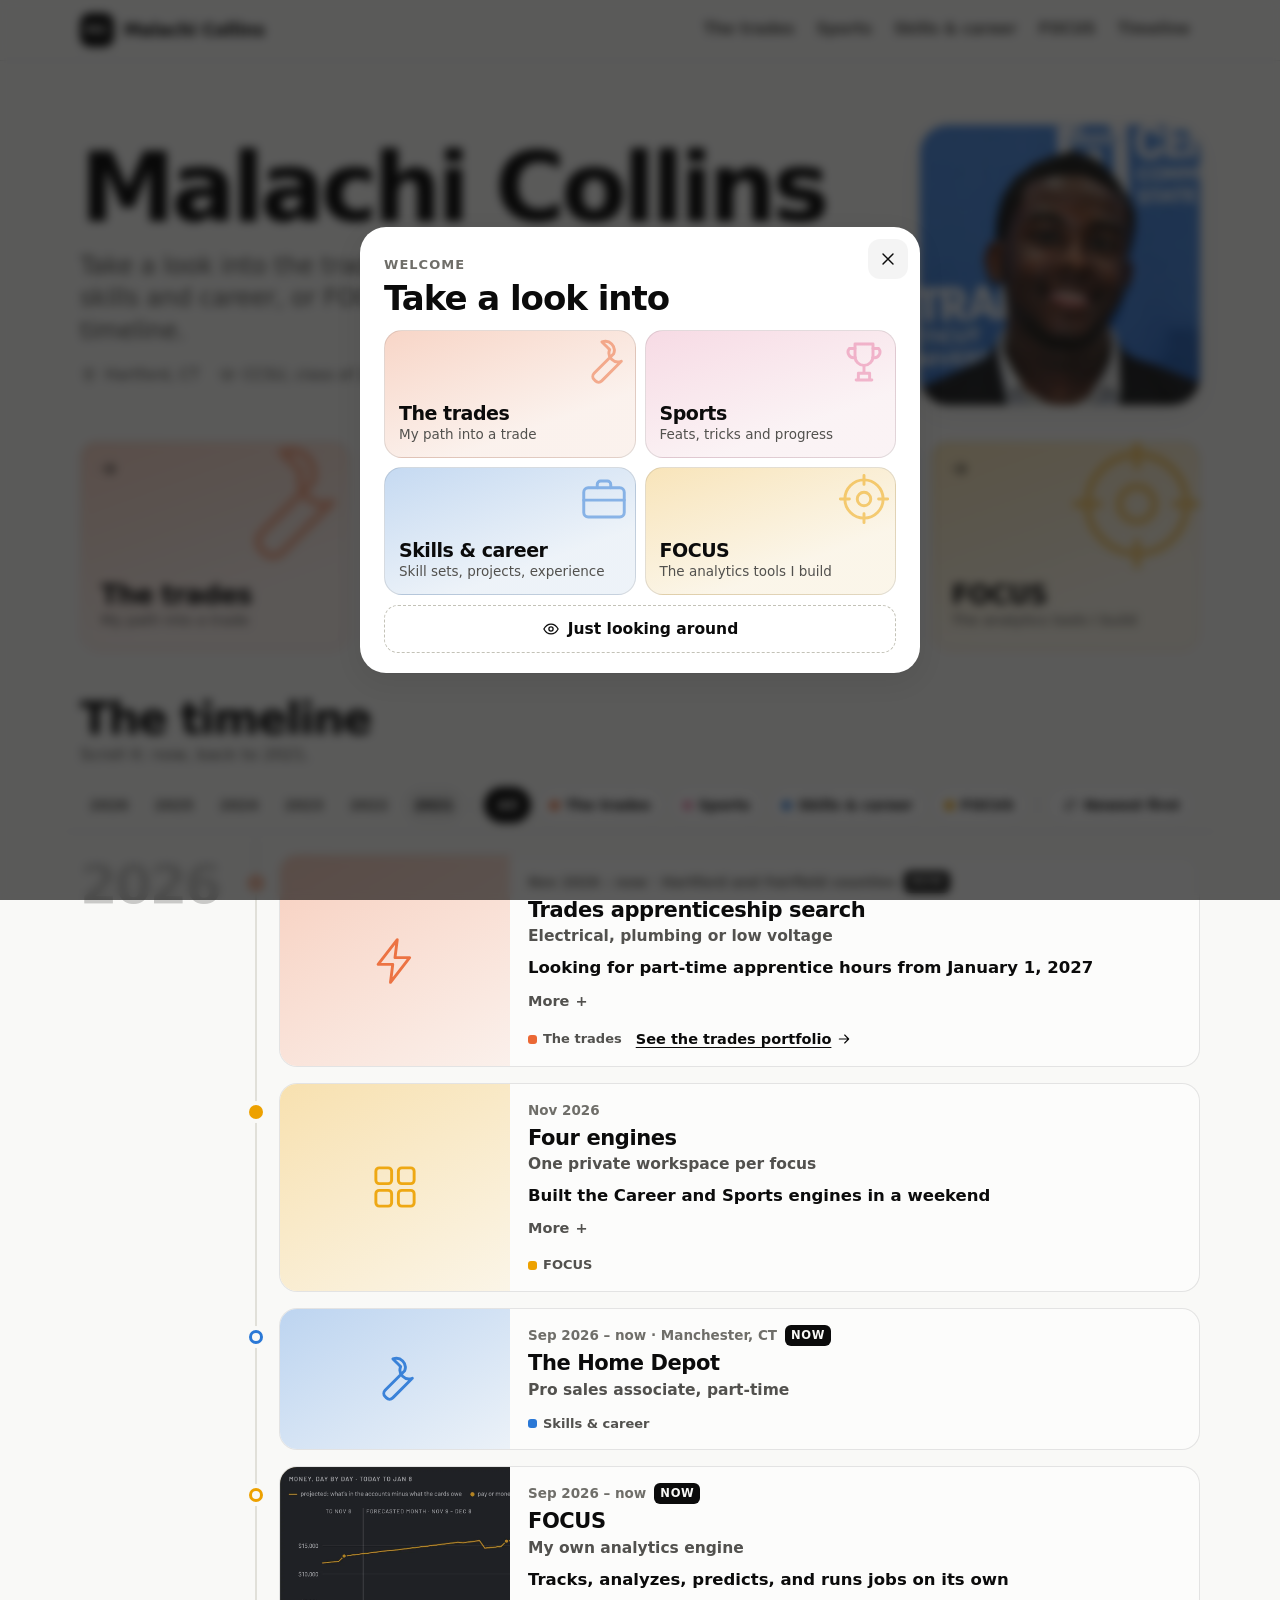
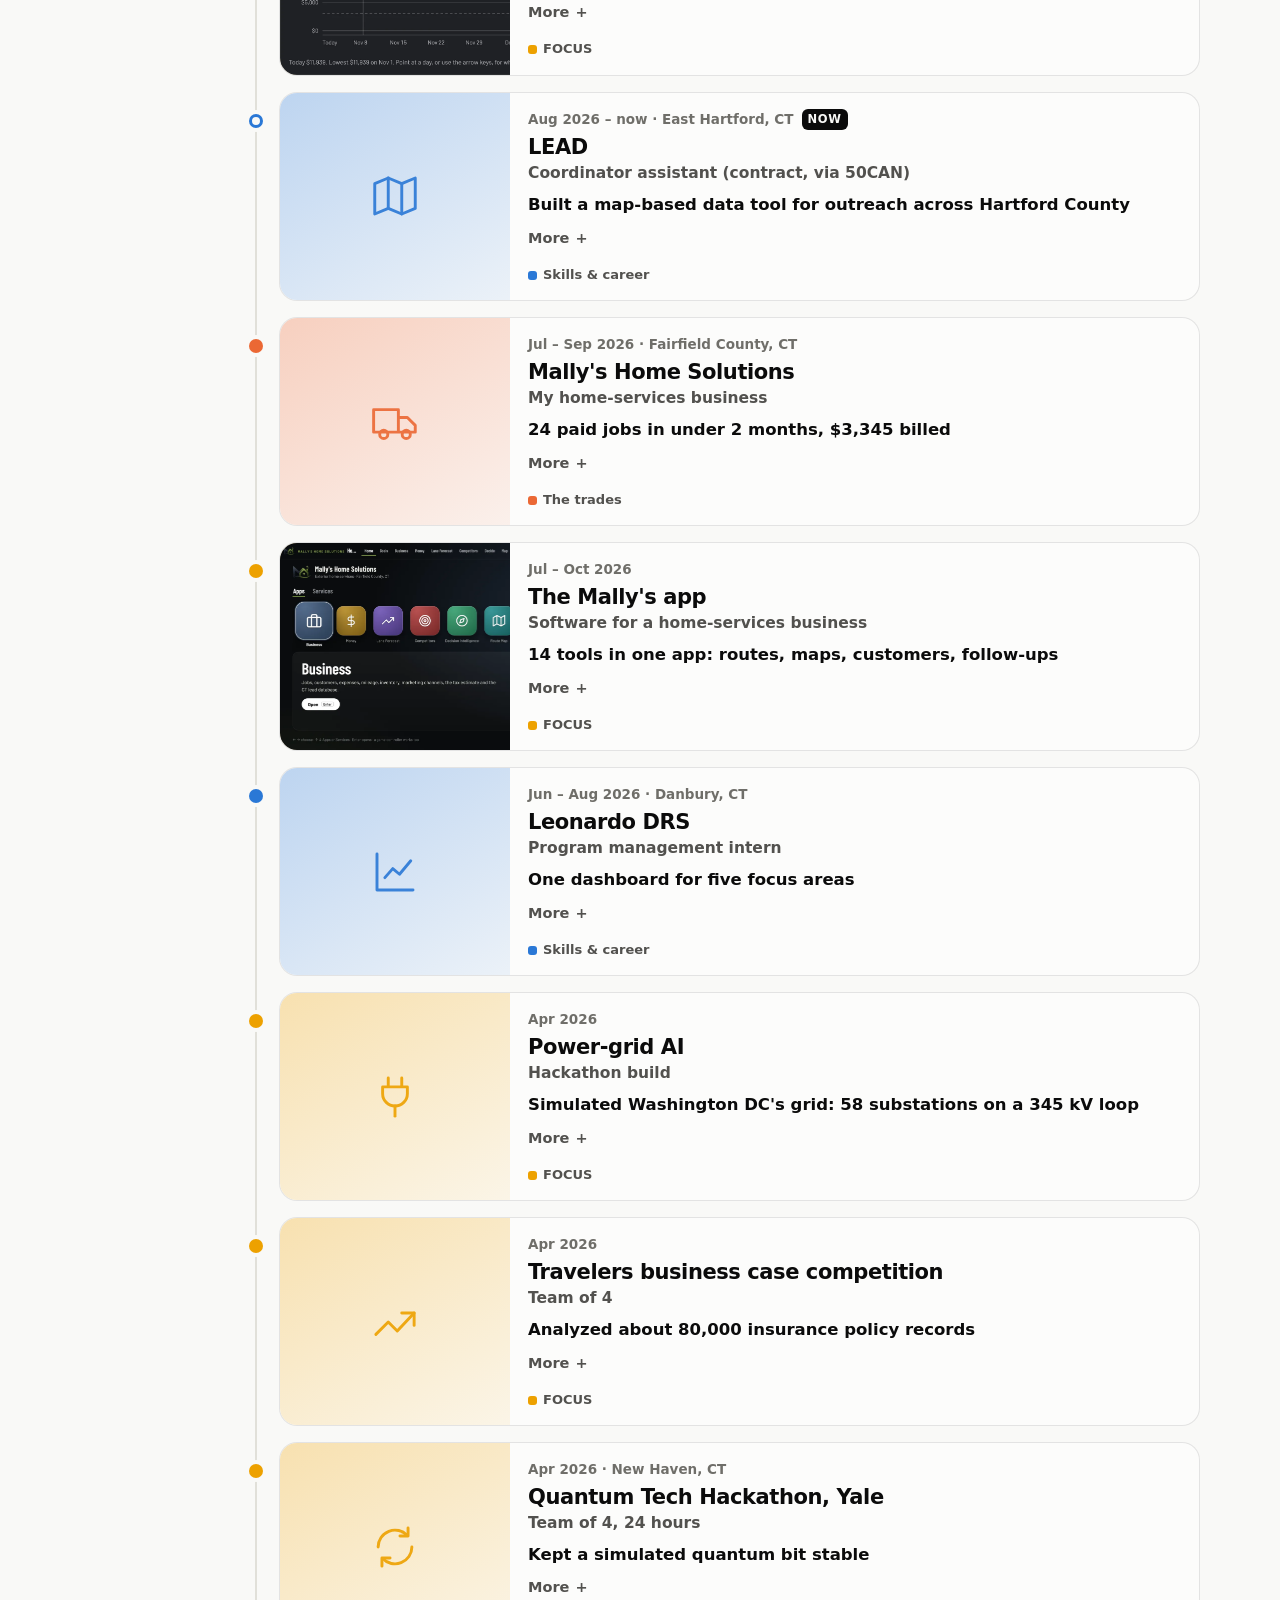
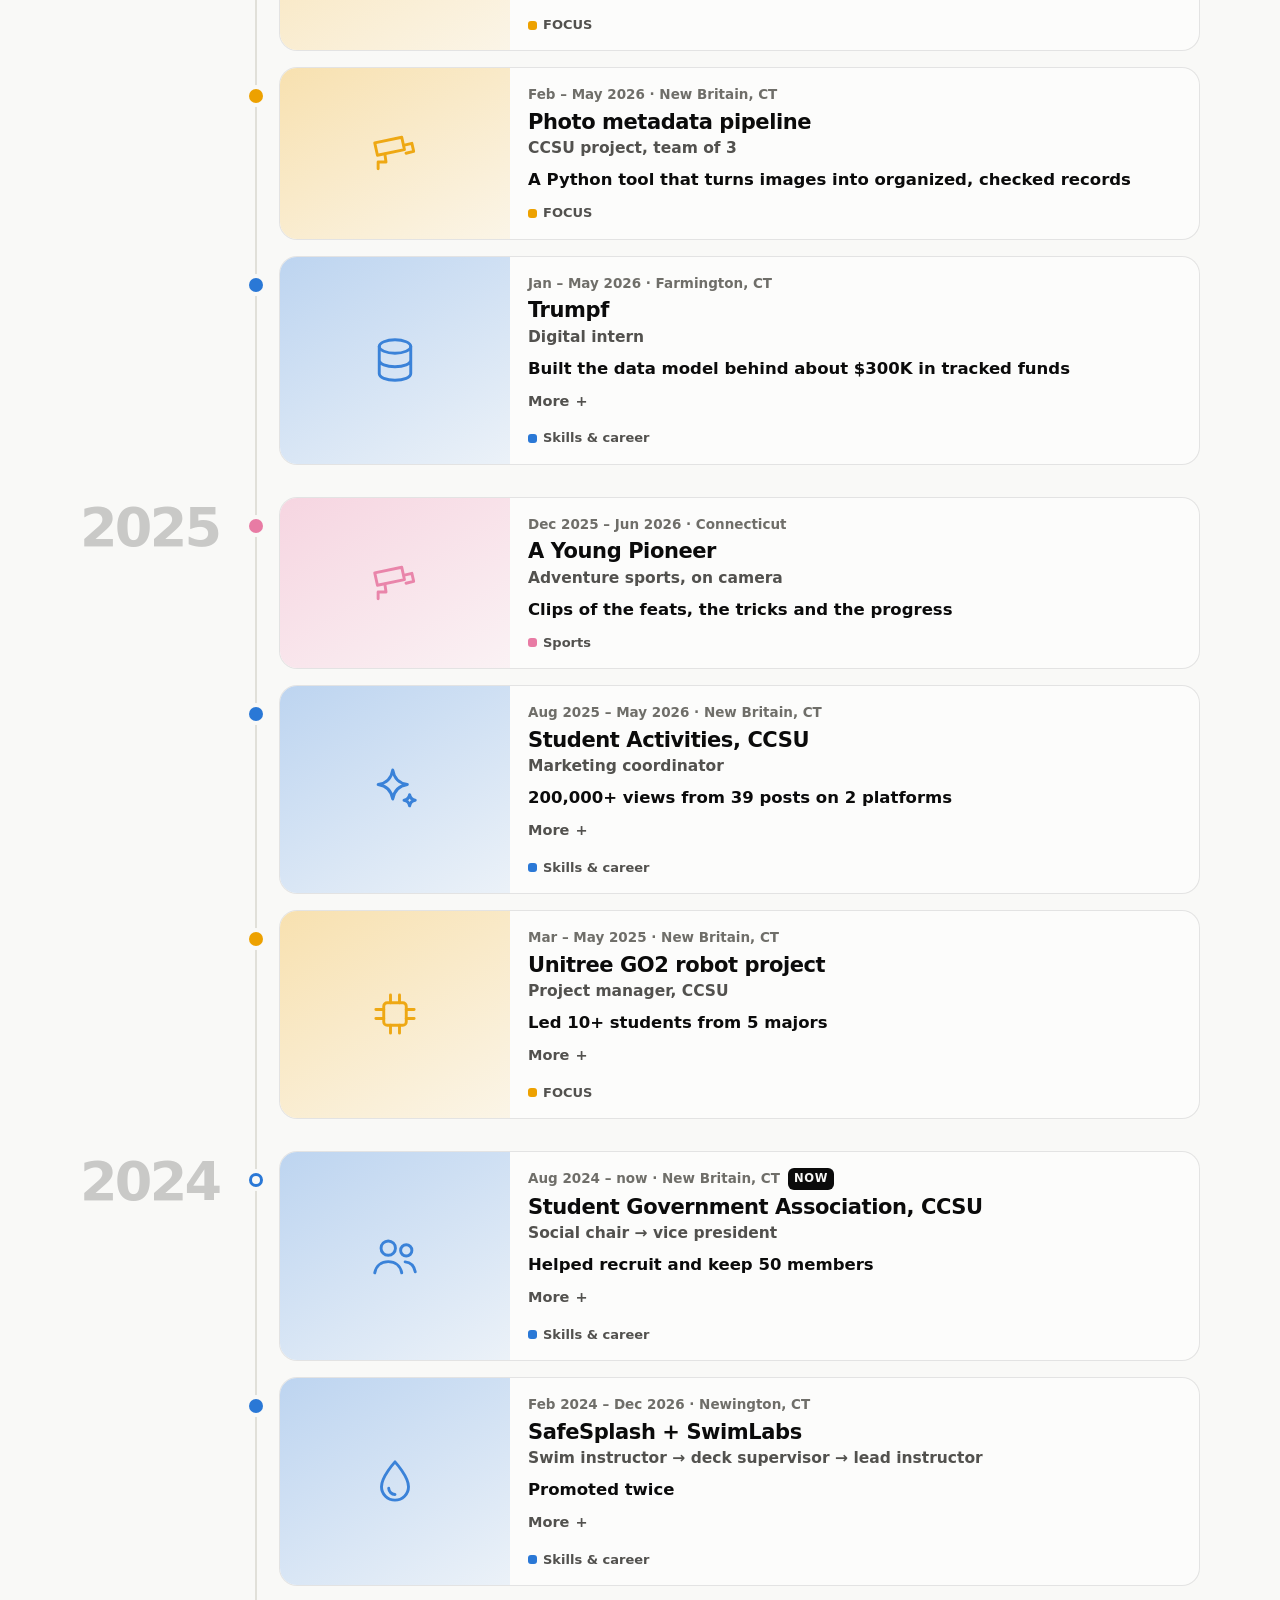
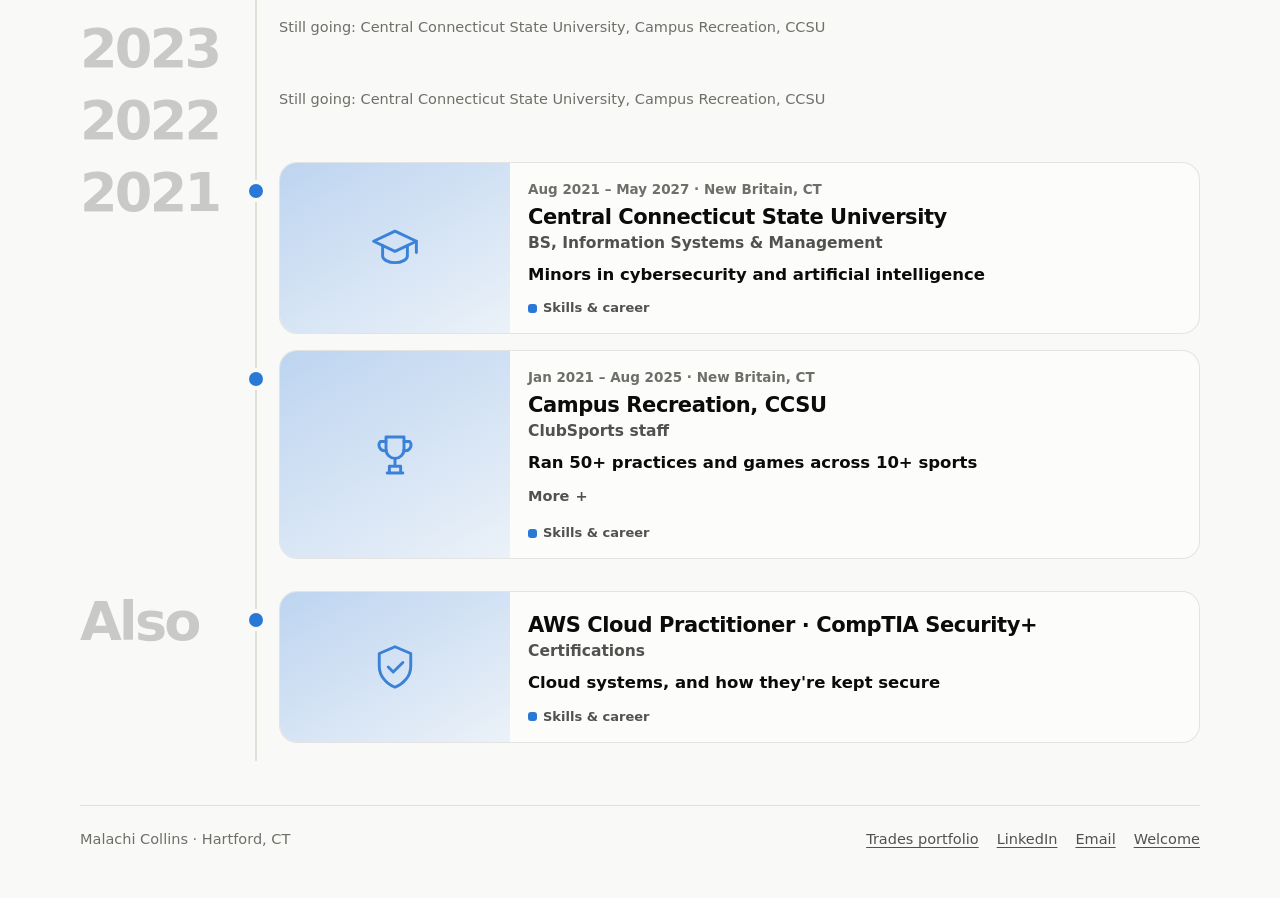
<file: docs/index.html>
<!doctype html>
<html lang="en">
<head>
<meta charset="utf-8">
<meta name="viewport" content="width=device-width, initial-scale=1">
<title>Malachi Collins</title>
<meta name="description" content="Malachi Collins: a look into the trades, sports, skills and career, and FOCUS, and one timeline from now back to 2021.">
<meta property="og:type" content="website">
<meta property="og:title" content="Malachi Collins">
<meta property="og:description" content="A look into the trades, sports, skills and career, and FOCUS.">
<meta property="og:url" content="https://malachicollins.org/">
<link rel="icon" href="favicon.svg" type="image/svg+xml">

<style>
:root{color-scheme:light;--page:#f9f9f7;--surface:#fcfcfb;--raised:#fff;--ink:#0b0b0b;--ink-2:#52514e;--muted:#6f6e69;
--grid:#e1e0d9;--axis:#c3c2b7;--ring:rgba(11,11,11,.10);--wash:rgba(11,11,11,.045);--shadow:0 1px 2px rgba(11,11,11,.05),0 8px 28px rgba(11,11,11,.07);
--s-trade:#eb6834;--s-sports:#e87ba4;--s-career:#2a78d6;--s-focus:#eda100;--radius:18px;
--font:system-ui,-apple-system,"Segoe UI",Roboto,"Helvetica Neue",Arial,sans-serif}
@media (prefers-color-scheme:dark){:root:not([data-theme="light"]){color-scheme:dark;--page:#0d0d0d;--surface:#1a1a19;--raised:#1f1f1e;
--ink:#f0efec;--ink-2:#c3c2b7;--muted:#a3a29b;--grid:#2c2c2a;--axis:#383835;--ring:rgba(255,255,255,.10);--wash:rgba(255,255,255,.055);
--shadow:0 1px 2px rgba(0,0,0,.4),0 8px 28px rgba(0,0,0,.45);--s-trade:#d95926;--s-sports:#d55181;--s-career:#3987e5;--s-focus:#c98500}}
:root[data-theme="dark"]{color-scheme:dark;--page:#0d0d0d;--surface:#1a1a19;--raised:#1f1f1e;
--ink:#f0efec;--ink-2:#c3c2b7;--muted:#a3a29b;--grid:#2c2c2a;--axis:#383835;--ring:rgba(255,255,255,.10);--wash:rgba(255,255,255,.055);
--shadow:0 1px 2px rgba(0,0,0,.4),0 8px 28px rgba(0,0,0,.45);--s-trade:#d95926;--s-sports:#d55181;--s-career:#3987e5;--s-focus:#c98500}
*,*::before,*::after{box-sizing:border-box}
html{-webkit-text-size-adjust:100%;scroll-behavior:smooth;scroll-padding-top:124px}
@media (prefers-reduced-motion:reduce){html{scroll-behavior:auto}*{transition:none!important;animation:none!important}}
body{margin:0;background:var(--page);color:var(--ink);font:17px/1.55 var(--font);overflow-x:hidden}
a{color:inherit;text-underline-offset:3px}
img{max-width:100%;height:auto;display:block}
h1,h2,h3,h4,p,ul,ol,figure{margin:0}
ul,ol{padding:0;list-style:none}
[hidden]{display:none!important}
.icon{width:20px;height:20px;fill:none;stroke:currentColor;stroke-width:1.7;stroke-linecap:round;stroke-linejoin:round;flex:none}
.wrap{width:min(1120px,100% - 32px);margin-inline:auto}
:focus-visible{outline:2px solid var(--ink);outline-offset:3px;border-radius:8px}
.skip{position:absolute;left:-999px}.skip:focus{left:16px;top:12px;z-index:50;background:var(--raised);padding:8px 12px;border-radius:8px}

.top{position:sticky;top:0;z-index:20;background:color-mix(in srgb,var(--page) 88%,transparent);backdrop-filter:blur(10px);border-bottom:1px solid var(--ring)}
.top .wrap{display:flex;align-items:center;gap:14px;min-height:60px}
.brand{display:flex;align-items:center;gap:10px;font-weight:750;text-decoration:none;letter-spacing:-.01em}
.mono{display:grid;place-items:center;width:34px;height:34px;border-radius:10px;background:var(--ink);color:var(--page);font-size:13px;font-weight:800;letter-spacing:.02em}
.top nav{margin-left:auto;display:flex;gap:2px;align-items:center}
.top nav a{font-size:15px;font-weight:600;text-decoration:none;padding:8px 10px;border-radius:10px;color:var(--ink-2)}
.top nav a:hover{background:var(--wash);color:var(--ink)}
@media (max-width:720px){.top nav a.hide-s{display:none}}
.top nav a.dev{display:inline-flex;align-items:center;gap:7px;background:var(--ink);color:var(--page);font-weight:700;margin-left:6px}
.top nav a.dev:hover{background:var(--ink);color:var(--page);opacity:.88}
.top nav a.dev .icon{width:16px;height:16px}
.review{background:var(--ink);color:var(--page);font-size:14px;font-weight:600;text-align:center;padding:8px 16px}

.hero{padding:40px 0 22px;display:grid;gap:22px;align-items:center}
@media (min-width:860px){.hero{grid-template-columns:1fr 280px;padding:64px 0 30px;gap:48px}}
.hero h1{font-size:clamp(44px,10.5vw,96px);line-height:.95;letter-spacing:-.045em;font-weight:820;margin:0 0 16px}
.lead{font-size:clamp(19px,2.6vw,24px);line-height:1.35;color:var(--ink-2);max-width:34ch}
.meta{display:flex;flex-wrap:wrap;gap:8px 18px;margin-top:16px;color:var(--ink-2);font-size:15.5px}
.meta span{display:inline-flex;gap:7px;align-items:center}
.meta .icon{width:18px;height:18px;color:var(--muted)}
.shot{width:min(280px,60vw);aspect-ratio:1;border-radius:28px;overflow:hidden;box-shadow:var(--shadow);background:var(--wash)}
.shot img{width:100%;height:100%;object-fit:cover}
@media (max-width:859px){.shot{order:-1;width:124px;border-radius:22px}}
.btn{display:inline-flex;align-items:center;gap:8px;min-height:46px;padding:0 16px;border-radius:12px;border:1px solid var(--ring);background:var(--raised);
font:650 15.5px var(--font);color:var(--ink);text-decoration:none;cursor:pointer}
.btn:hover{border-color:var(--axis)}
.btn.primary{background:var(--ink);color:var(--page);border-color:var(--ink)}
.btn .icon{width:18px;height:18px}

/* the four looks */
.doors{display:grid;grid-template-columns:1fr 1fr;gap:10px;padding:6px 0 0}
@media (min-width:900px){.doors{grid-template-columns:repeat(4,1fr);gap:14px}}
.door{position:relative;display:grid;align-content:end;gap:2px;min-height:150px;padding:16px;border-radius:var(--radius);border:1px solid var(--ring);
background:linear-gradient(160deg,color-mix(in srgb,var(--c) 26%,var(--surface)),color-mix(in srgb,var(--c) 7%,var(--surface)) 70%);
text-decoration:none;overflow:hidden;transition:translate .15s,box-shadow .15s}
@media (min-width:900px){.door{min-height:210px;padding:20px}}
.door:hover{translate:0 -3px;box-shadow:var(--shadow)}
.door .big{position:absolute;right:4px;top:4px;width:60px;height:60px;color:var(--c);opacity:.5;stroke-width:1.3}
@media (min-width:900px){.door .big{width:140px;height:140px;right:-8px;top:-8px;stroke-width:1.2}}
.door b{font-size:clamp(20px,3.4vw,26px);letter-spacing:-.025em;line-height:1.1;font-weight:800}
.door span{font-size:14.5px;color:var(--ink-2);line-height:1.3}
.door .go{position:absolute;left:16px;top:16px;width:22px;height:22px;display:none}
@media (min-width:900px){.door .go{display:block}.ask .door .go{display:none}}
.door[aria-current="true"]{box-shadow:0 0 0 2px var(--ink)}

/* a look, opened */
.panel{margin-top:22px;border-radius:24px;border:1px solid var(--ring);background:var(--surface);padding:22px 18px;display:grid;gap:18px;scroll-margin-top:76px;position:relative;overflow:hidden}
.panel::before{content:"";position:absolute;left:0;top:0;bottom:0;width:6px;background:var(--c)}
@media (min-width:860px){.panel{padding:30px 34px;grid-template-columns:1fr 1fr;align-items:center;gap:30px}.panel.solo{grid-template-columns:1fr}}
.kicker{display:flex;align-items:center;gap:8px;font-size:13px;font-weight:750;letter-spacing:.08em;text-transform:uppercase;color:var(--ink-2)}
.kicker .icon{width:18px;height:18px;color:var(--c)}
.panel h2{font-size:clamp(28px,5vw,42px);letter-spacing:-.035em;line-height:1.03;font-weight:800;margin:8px 0 10px}
.panel p.line{font-size:17.5px;color:var(--ink-2);line-height:1.45;max-width:52ch}
.nums{display:grid;grid-template-columns:repeat(3,1fr);gap:8px;margin-top:16px}
.num{background:var(--page);border:1px solid var(--ring);border-radius:14px;padding:12px 12px 10px}
.num b{display:block;font-size:clamp(20px,3.6vw,30px);letter-spacing:-.03em;line-height:1.05;font-weight:820}
.num span{display:block;font-size:13.5px;font-weight:650;line-height:1.25;margin-top:5px}
.num small{display:block;font-size:12.5px;color:var(--muted);line-height:1.25;margin-top:2px}
.tags{display:flex;flex-wrap:wrap;gap:6px;margin-top:14px}
.tags span{font-size:13.5px;font-weight:600;padding:5px 10px;border-radius:999px;background:var(--wash)}
.steps{display:flex;flex-wrap:wrap;gap:6px 4px;align-items:center;margin-top:14px;font-weight:700;font-size:15px}
.steps i{font-style:normal;display:inline-grid;place-items:center;width:22px;height:22px;border-radius:50%;background:var(--ink);color:var(--page);font-size:12px;margin-right:6px}
.steps span{display:inline-flex;align-items:center;margin-right:10px}
.acts{display:flex;flex-wrap:wrap;gap:10px;margin-top:18px}
.panel figure{border-radius:16px;overflow:hidden;border:1px solid var(--ring);box-shadow:var(--shadow)}
.feed{grid-column:1/-1;display:grid;gap:18px}
.feed h3{font-size:13px;font-weight:750;letter-spacing:.08em;text-transform:uppercase;color:var(--ink-2);margin-bottom:8px}
.feats{display:grid;grid-template-columns:repeat(auto-fill,minmax(150px,1fr));gap:8px}
.feat{display:block;background:var(--page);border:1px solid var(--ring);border-radius:14px;padding:12px;text-decoration:none;overflow:hidden;overflow-wrap:anywhere}
a.feat:hover,a.row:hover{border-color:var(--axis)}
.feat b{display:block;font-size:clamp(22px,4vw,30px);letter-spacing:-.03em;line-height:1.05;font-weight:820}
.feat span{display:block;font-size:14px;font-weight:650;line-height:1.25;margin-top:5px}
.feat small{display:block;font-size:12.5px;color:var(--muted);margin-top:2px}
.rows{display:grid;gap:6px}
.row{display:flex;justify-content:space-between;gap:12px;align-items:baseline;padding:10px 12px;border-radius:12px;background:var(--page);border:1px solid var(--ring);
text-decoration:none;font-weight:650;font-size:15.5px}
.row small{color:var(--muted);font-weight:600;font-size:13px;text-align:right}
.row span{overflow-wrap:anywhere}
.panel figcaption{font-size:12.5px;color:var(--muted);padding:8px 10px;background:var(--page)}

/* the timeline */
section.block{padding:46px 0 0}
.head{display:flex;flex-wrap:wrap;align-items:end;justify-content:space-between;gap:10px 24px;margin-bottom:12px}
.head h2{font-size:clamp(28px,5vw,44px);letter-spacing:-.035em;line-height:1.02;font-weight:800}
.head p{color:var(--ink-2);font-size:16.5px}
.bar{position:sticky;top:60px;z-index:15;margin:0 -16px;padding:8px 16px;background:color-mix(in srgb,var(--page) 90%,transparent);backdrop-filter:blur(10px);
display:flex;gap:6px;align-items:center;overflow-x:auto;scrollbar-width:none;border-bottom:1px solid var(--ring)}
.bar::-webkit-scrollbar{display:none}
.pill{flex:none;display:inline-flex;align-items:center;gap:7px;min-height:36px;padding:0 12px;border-radius:999px;border:1px solid var(--ring);background:var(--raised);
font:650 14px var(--font);color:var(--ink);text-decoration:none;cursor:pointer;white-space:nowrap}
.pill i{width:9px;height:9px;border-radius:3px;background:var(--c)}
.pill[aria-current="true"],.pill[aria-pressed="true"]{background:var(--ink);color:var(--page);border-color:var(--ink)}
.pill.yr{font-variant-numeric:tabular-nums;border-color:transparent;background:transparent;color:var(--ink-2);padding:0 9px}
.pill.yr.on{background:var(--wash);color:var(--ink)}
.bar .sep{flex:none;width:1px;height:22px;background:var(--grid);margin:0 4px}
.pill .icon{width:16px;height:16px}
.tl{position:relative;margin-top:8px;display:flex;flex-direction:column}
.tl.rev,.tl.rev .items{flex-direction:column-reverse}
.year{display:grid;grid-template-columns:1fr;scroll-margin-top:120px}
.ylab{font-size:clamp(44px,9vw,72px);font-weight:820;letter-spacing:-.05em;line-height:1;color:var(--ink);opacity:.14;padding:26px 0 6px}
@media (min-width:860px){.year{grid-template-columns:150px 1fr;gap:0 18px}.ylab{position:sticky;top:124px;align-self:start;padding:18px 0 0;font-size:54px;opacity:.2}}
.items{display:flex;flex-direction:column;border-left:2px solid var(--grid);margin-left:7px;padding:6px 0 10px}
.ev{position:relative;padding:8px 0 8px 22px}
.ev::before{content:"";position:absolute;left:-8px;top:30px;width:14px;height:14px;border-radius:50%;background:var(--c);box-shadow:0 0 0 4px var(--page)}
.ev.going::before{background:var(--page);border:3.5px solid var(--c)}
.cont{padding:6px 0 6px 22px;font-size:14.5px;color:var(--muted)}
.tcard{display:grid;background:var(--surface);border:1px solid var(--ring);border-radius:var(--radius);overflow:hidden;scroll-margin-top:130px}
.tcard:target{box-shadow:0 0 0 2px var(--ink)}
@media (min-width:700px){.tcard{grid-template-columns:230px 1fr}}
.cover{position:relative;min-height:128px;background:linear-gradient(150deg,color-mix(in srgb,var(--c) 30%,var(--surface)),color-mix(in srgb,var(--c) 8%,var(--surface)));display:grid;place-items:center;overflow:hidden}
.cover img{position:absolute;inset:0;width:100%;height:100%;object-fit:cover;object-position:top left}
.cover .icon{width:54px;height:54px;color:var(--c);stroke-width:1.3;opacity:.9}
.cover small{position:absolute;left:10px;bottom:8px;font-size:12px;font-weight:650;color:var(--ink-2);display:flex;gap:5px;align-items:center}
.cover small .icon{width:14px;height:14px;opacity:1;color:currentColor;stroke-width:1.7}
.tb{padding:16px 18px 15px}
.when{font-size:13.5px;font-weight:650;color:var(--muted);font-variant-numeric:tabular-nums;display:flex;flex-wrap:wrap;gap:4px 8px;align-items:center}
.now{font-size:11.5px;font-weight:800;letter-spacing:.06em;text-transform:uppercase;color:var(--page);background:var(--ink);border-radius:6px;padding:2px 6px}
.tcard h4{font-size:21px;line-height:1.15;letter-spacing:-.02em;font-weight:780;margin:5px 0 2px}
.role{color:var(--ink-2);font-size:15.5px;font-weight:600}
.fact{margin-top:9px;font-size:16.5px;line-height:1.35;font-weight:600}
details{margin-top:6px}
summary{cursor:pointer;font-size:14.5px;font-weight:650;color:var(--ink-2);width:max-content;padding:4px 0;list-style:none;display:flex;align-items:center;gap:6px}
summary::-webkit-details-marker{display:none}
summary::after{content:"+";font-weight:700}
details[open] summary::after{content:"–"}
.pts{margin-top:4px;display:grid;gap:5px;font-size:15.5px;line-height:1.35}
.pts li{padding-left:16px;position:relative}
.pts li::before{content:"";position:absolute;left:2px;top:.6em;width:5px;height:5px;border-radius:50%;background:var(--axis)}
.foot{display:flex;flex-wrap:wrap;gap:8px 14px;align-items:center;margin-top:12px}
.lz{display:inline-flex;align-items:center;gap:6px;font-size:13px;font-weight:700;color:var(--ink-2)}
.lz i{width:9px;height:9px;border-radius:3px;background:var(--c)}
.more-link{font-size:14.5px;font-weight:700;display:inline-flex;gap:5px;align-items:center}
.more-link .icon{width:16px;height:16px}
.q{margin-top:12px;background:var(--wash);border-radius:10px;padding:9px 11px;font-size:14px;font-weight:600;line-height:1.35}
.q b{display:inline-grid;place-items:center;min-width:24px;height:21px;padding:0 6px;border-radius:7px;background:var(--ink);color:var(--page);font-size:12.5px;font-weight:800;margin-right:6px}
.wait .tcard{border-style:dashed}

footer{padding:44px 0 48px;color:var(--muted);font-size:14.5px}
footer .wrap{display:flex;flex-wrap:wrap;gap:10px 22px;align-items:center;justify-content:space-between;border-top:1px solid var(--ring);padding-top:22px}
footer nav{display:flex;flex-wrap:wrap;gap:6px 18px}
footer a{color:var(--ink-2)}

/* the welcome */
dialog#ask{border:0;padding:0;background:transparent;color:var(--ink);width:min(560px,100% - 20px);max-height:calc(100dvh - 20px);overflow:visible}
dialog#ask::backdrop{background:rgba(8,8,8,.66);backdrop-filter:blur(5px)}
.ask{background:var(--raised);border-radius:26px;box-shadow:var(--shadow);padding:22px 16px 16px;position:relative}
@media (min-width:560px){.ask{padding:28px 24px 20px}}
.ask .kicker{color:var(--muted)}
.ask h2{font-size:clamp(26px,6.4vw,34px);letter-spacing:-.03em;line-height:1.05;font-weight:800;margin:6px 0 14px;padding-right:40px}
.ask h2:focus{outline:none}
.ask .close{position:absolute;right:12px;top:12px;width:40px;height:40px;border-radius:12px;border:0;background:var(--wash);color:var(--ink);display:grid;place-items:center;cursor:pointer}
.ask .doors{padding:0;grid-template-columns:1fr 1fr;gap:9px}
.ask .door{min-height:128px;padding:14px}
.ask .door .big{width:54px;height:54px;right:4px;top:4px;stroke-width:1.3}
.ask .door b{font-size:19px}
.ask .door span{font-size:13.5px}
.stay{margin-top:10px;width:100%;display:flex;align-items:center;justify-content:center;gap:8px;min-height:48px;border-radius:14px;border:1.5px dashed var(--axis);
background:transparent;color:var(--ink);font:650 15.5px var(--font);cursor:pointer}
.stay .icon{width:18px;height:18px}
</style>
</head>
<body>
<a class="skip" href="#main">Skip to content</a>
<header class="top"><div class="wrap">
<a class="brand" href="#main"><span class="mono">MC</span><span>Malachi Collins</span></a>
<nav aria-label="Main"><a class="hide-s" href="#trade" data-lens-link="trade">The trades</a><a class="hide-s" href="#sports" data-lens-link="sports">Sports</a><a class="hide-s" href="#career" data-lens-link="career">Skills &amp; career</a><a class="hide-s" href="#focus" data-lens-link="focus">FOCUS</a><a href="#timeline" data-lens-link="all">Timeline</a><a class="dev" id="dev" href="#" hidden><svg class="icon" viewBox="0 0 24 24" aria-hidden="true"><path d="m8.5 8-4 4 4 4M15.5 8l4 4-4 4M13.5 5.5l-3 13"/></svg>Developer mode</a></nav>
</div></header>

<main id="main">
<div class="wrap">
<section class="hero">
<div>
<h1>Malachi Collins</h1>
<p class="lead">Take a look into the trades, sports, my skills and career, or FOCUS. Or scroll the timeline.</p>
<div class="meta"><span><svg class="icon" viewBox="0 0 24 24" aria-hidden="true"><path d="M12 21s-6.5-5.7-6.5-11A6.5 6.5 0 0 1 18.5 10c0 5.3-6.5 11-6.5 11z"/><circle cx="12" cy="10" r="2.3"/></svg>Hartford, CT</span><span><svg class="icon" viewBox="0 0 24 24" aria-hidden="true"><path d="M2.5 9 12 4.5 21.5 9 12 13.5z"/><path d="M6.5 11v4.5c0 1.6 2.5 3 5.5 3s5.5-1.4 5.5-3V11M21.5 9v5"/></svg>CCSU, class of 2027</span></div>
</div>
<div class="shot"><img src="assets/img/headshot.webp" width="480" height="480" alt="Malachi Collins"></div>
</section>
<nav class="doors" aria-label="Take a look into"><a class="door" style="--c:var(--s-trade)" href="#trade" data-lens-link="trade"><svg class="icon big" viewBox="0 0 24 24" aria-hidden="true"><path d="M14.5 6.5a4 4 0 0 0 5.2 5.2L11 20.4a2 2 0 0 1-2.8 0l-.6-.6a2 2 0 0 1 0-2.8l8.7-8.7a4 4 0 0 0-5.2-5.2l2.6 2.6z"/></svg><svg class="icon go" viewBox="0 0 24 24" aria-hidden="true"><path d="M5 12h14M13 6l6 6-6 6"/></svg><b>The trades</b><span>My path into a trade</span></a><a class="door" style="--c:var(--s-sports)" href="#sports" data-lens-link="sports"><svg class="icon big" viewBox="0 0 24 24" aria-hidden="true"><path d="M8 4h8v5.5a4 4 0 0 1-8 0z"/><path d="M8 6H5.5a2.5 2.5 0 0 0 2.6 4M16 6h2.5a2.5 2.5 0 0 1-2.6 4M12 13.5V17M8.5 20h7M9.5 17h5v3h-5z"/></svg><svg class="icon go" viewBox="0 0 24 24" aria-hidden="true"><path d="M5 12h14M13 6l6 6-6 6"/></svg><b>Sports</b><span>Feats, tricks and progress</span></a><a class="door" style="--c:var(--s-career)" href="#career" data-lens-link="career"><svg class="icon big" viewBox="0 0 24 24" aria-hidden="true"><rect x="3" y="7" width="18" height="13" rx="2"/><path d="M9 7V5.5A1.5 1.5 0 0 1 10.5 4h3A1.5 1.5 0 0 1 15 5.5V7M3 12.5h18"/></svg><svg class="icon go" viewBox="0 0 24 24" aria-hidden="true"><path d="M5 12h14M13 6l6 6-6 6"/></svg><b>Skills &amp; career</b><span>Skill sets, projects, experience</span></a><a class="door" style="--c:var(--s-focus)" href="#focus" data-lens-link="focus"><svg class="icon big" viewBox="0 0 24 24" aria-hidden="true"><circle cx="12" cy="12" r="8.5"/><circle cx="12" cy="12" r="3"/><path d="M12 1.5v4M12 18.5v4M1.5 12h4M18.5 12h4"/></svg><svg class="icon go" viewBox="0 0 24 24" aria-hidden="true"><path d="M5 12h14M13 6l6 6-6 6"/></svg><b>FOCUS</b><span>The analytics tools I build</span></a></nav>
<section class="panel solo" id="trade" style="--c:var(--s-trade)"><div><div class="kicker"><svg class="icon" viewBox="0 0 24 24" aria-hidden="true"><path d="M14.5 6.5a4 4 0 0 0 5.2 5.2L11 20.4a2 2 0 0 1-2.8 0l-.6-.6a2 2 0 0 1 0-2.8l8.7-8.7a4 4 0 0 0-5.2-5.2l2.6 2.6z"/></svg>A look into</div><h2>The trades</h2><p class="line">A trade to go with the software. I&#x27;m looking for part-time apprentice hours toward a Connecticut C-6, E-2 or P-2 license.</p><div class="nums"><div class="num"><b>24</b><span>paid jobs</span><small>my own business, summer 2026</small></div><div class="num"><b>$3,345</b><span>billed</span><small>in under 2 months</small></div><div class="num"><b>Jan 1, 2027</b><span>ready to start</span><small>15–20 hours a week</small></div></div><div class="acts"><a class="btn primary" href="portfolio/">Open the trades portfolio<svg class="icon" viewBox="0 0 24 24" aria-hidden="true"><path d="M5 12h14M13 6l6 6-6 6"/></svg></a></div></div></section><section class="panel solo" id="sports" style="--c:var(--s-sports)"><div><div class="kicker"><svg class="icon" viewBox="0 0 24 24" aria-hidden="true"><path d="M8 4h8v5.5a4 4 0 0 1-8 0z"/><path d="M8 6H5.5a2.5 2.5 0 0 0 2.6 4M16 6h2.5a2.5 2.5 0 0 1-2.6 4M12 13.5V17M8.5 20h7M9.5 17h5v3h-5z"/></svg>A look into</div><h2>Sports</h2><p class="line">Documenting the progress: the feats, the tricks, and the numbers behind them.</p></div><div class="feed" data-feed="sports" hidden></div></section><section class="panel solo" id="career" style="--c:var(--s-career)"><div><div class="kicker"><svg class="icon" viewBox="0 0 24 24" aria-hidden="true"><rect x="3" y="7" width="18" height="13" rx="2"/><path d="M9 7V5.5A1.5 1.5 0 0 1 10.5 4h3A1.5 1.5 0 0 1 15 5.5V7M3 12.5h18"/></svg>A look into</div><h2>Skills &amp; career</h2><p class="line">What I can do and where I&#x27;ve done it: data, reporting, tools and the people side.</p><div class="nums"><div class="num"><b>7</b><span>jobs and internships</span><small>since 2021</small></div><div class="num"><b>2</b><span>certifications</span><small>AWS Cloud Practitioner, Security+</small></div><div class="num"><b>200K+</b><span>views on posts I made</span><small>39 posts, 2 platforms</small></div></div><div class="tags"><span>Python</span><span>SQL</span><span>Power BI</span><span>Excel</span><span>AWS</span><span>Dashboards</span><span>Forecasting</span><span>HTML, CSS &amp; JavaScript</span><span>Git &amp; GitHub</span><span>Project leadership</span><span>Sales</span><span>Marketing</span></div><div class="acts"><a class="btn primary" href="portfolio/assets/Malachi-Collins-Resume.pdf"><svg class="icon" viewBox="0 0 24 24" aria-hidden="true"><path d="M14 3H7a2 2 0 0 0-2 2v14a2 2 0 0 0 2 2h10a2 2 0 0 0 2-2V8z"/><path d="M14 3v5h5M12 11v6M9.5 14.5 12 17l2.5-2.5"/></svg>Resume (PDF)</a><a class="btn" href="https://www.linkedin.com/in/malachi-collins/" rel=noopener><svg class="icon" viewBox="0 0 24 24" aria-hidden="true"><rect x="3" y="3" width="18" height="18" rx="3"/><path d="M8 10.5V17M8 7.25v.01M12 17v-6.5M12 13.5a2.5 2.5 0 0 1 5 0V17"/></svg>LinkedIn</a></div></div><div class="feed" data-feed="career" hidden></div></section><section class="panel" id="focus" style="--c:var(--s-focus)"><div><div class="kicker"><svg class="icon" viewBox="0 0 24 24" aria-hidden="true"><circle cx="12" cy="12" r="8.5"/><circle cx="12" cy="12" r="3"/><path d="M12 1.5v4M12 18.5v4M1.5 12h4M18.5 12h4"/></svg>A look into</div><h2>FOCUS</h2><p class="line">FOCUS is the analytics engine I built for myself. It tracks, analyzes, predicts, and runs jobs on its own.</p><div class="nums"><div class="num"><b>330</b><span>automated tests</span><small>run before every saved change</small></div><div class="num"><b>34</b><span>design decisions</span><small>written down, each with its reason</small></div><div class="num"><b>170+</b><span>saved changes</span><small>since Sep 27, 2026</small></div></div><div class="steps"><span><i>1</i>Track</span><span><i>2</i>Analyze</span><span><i>3</i>Predict</span><span><i>4</i>Run on its own</span></div></div><figure><img src="assets/img/focus-home.webp" alt="The FOCUS home screen: a search box and a row of app tiles. Demo data: every name and number is made up." loading="lazy" width="1600" height="1000"><figcaption>Demo data: every name and number in this picture is made up.</figcaption></figure></section>

<section class="block" id="timeline">
<div class="head"><div><h2>The timeline</h2><p>Scroll it: now, back to 2021.</p></div></div>
<div class="bar"><a class="pill yr" href="#y2026">2026</a><a class="pill yr" href="#y2025">2025</a><a class="pill yr" href="#y2024">2024</a><a class="pill yr" href="#y2023">2023</a><a class="pill yr" href="#y2022">2022</a><a class="pill yr" href="#y2021">2021</a><span class="sep"></span><a class="pill" href="#timeline" data-lens-link="all" aria-current="true">All</a><a class="pill" href="#trade" data-lens-link="trade" style="--c:var(--s-trade)"><i></i>The trades</a><a class="pill" href="#sports" data-lens-link="sports" style="--c:var(--s-sports)"><i></i>Sports</a><a class="pill" href="#career" data-lens-link="career" style="--c:var(--s-career)"><i></i>Skills &amp; career</a><a class="pill" href="#focus" data-lens-link="focus" style="--c:var(--s-focus)"><i></i>FOCUS</a><span class="sep"></span>
<button class="pill" id="flip" aria-pressed="false"><svg class="icon" viewBox="0 0 24 24" aria-hidden="true"><path d="M7 4v16M7 20l-3.5-3.5M7 20l3.5-3.5M17 20V4M17 4l-3.500 3.500M17 4l3.500 3.500"/></svg>Newest first</button></div>
<div class="tl"><section class="year" id="y2026"><div class="ylab" aria-hidden="true">2026</div><ol class="items" aria-label="2026"><li class="ev going" data-lens="trade" style="--c:var(--s-trade)"><article class="tcard" id="e-doors"><div class="cover"><svg class="icon" viewBox="0 0 24 24" aria-hidden="true"><path d="M13 2.5 4.5 13.5h6.5l-1 8 8.5-11h-6.5z"/></svg></div><div class="tb"><div class="when">Nov 2026 – now · Hartford and Fairfield counties<span class=now>Now</span></div><h4>Trades apprenticeship search</h4><p class="role">Electrical, plumbing or low voltage</p><p class="fact">Looking for part-time apprentice hours from January 1, 2027</p><details><summary>More</summary><ul class="pts"><li>Toward a Connecticut C-6, E-2 or P-2 license</li><li>Mapped 495 licensed shops in two counties to find the right one</li></ul></details><div class="foot"><span class="lz"><i></i>The trades</span><a class="more-link" href="portfolio/">See the trades portfolio<svg class="icon" viewBox="0 0 24 24" aria-hidden="true"><path d="M5 12h14M13 6l6 6-6 6"/></svg></a></div></div></article></li><li class="ev" data-lens="focus" style="--c:var(--s-focus)"><article class="tcard" id="e-engines"><div class="cover"><svg class="icon" viewBox="0 0 24 24" aria-hidden="true"><rect x="3.5" y="3.5" width="7" height="7" rx="1.5"/><rect x="13.5" y="3.5" width="7" height="7" rx="1.5"/><rect x="3.5" y="13.5" width="7" height="7" rx="1.5"/><rect x="13.5" y="13.5" width="7" height="7" rx="1.5"/></svg></div><div class="tb"><div class="when">Nov 2026</div><h4>Four engines</h4><p class="role">One private workspace per focus</p><p class="fact">Built the Career and Sports engines in a weekend</p><details><summary>More</summary><ul class="pts"><li>Each one keeps its own data and links to the others</li></ul></details><div class="foot"><span class="lz"><i></i>FOCUS</span></div></div></article></li><li class="ev going" data-lens="career" style="--c:var(--s-career)"><article class="tcard" id="e-homedepot"><div class="cover"><svg class="icon" viewBox="0 0 24 24" aria-hidden="true"><path d="M14.5 6.5a4 4 0 0 0 5.2 5.2L11 20.4a2 2 0 0 1-2.8 0l-.6-.6a2 2 0 0 1 0-2.8l8.7-8.7a4 4 0 0 0-5.2-5.2l2.6 2.6z"/></svg></div><div class="tb"><div class="when">Sep 2026 – now · Manchester, CT<span class=now>Now</span></div><h4>The Home Depot</h4><p class="role">Pro sales associate, part-time</p><div class="foot"><span class="lz"><i></i>Skills &amp; career</span></div></div></article></li><li class="ev going" data-lens="focus" style="--c:var(--s-focus)"><article class="tcard" id="e-focus"><div class="cover"><img src="assets/img/focus-money.webp" alt="A day-by-day line chart of money through January, with the forecasted months marked. Demo data." loading="lazy"></div><div class="tb"><div class="when">Sep 2026 – now<span class=now>Now</span></div><h4>FOCUS</h4><p class="role">My own analytics engine</p><p class="fact">Tracks, analyzes, predicts, and runs jobs on its own</p><details><summary>More</summary><ul class="pts"><li>330 automated tests and 34 written design decisions</li><li>170+ saved changes since Sep 27, 2026</li></ul></details><div class="foot"><span class="lz"><i></i>FOCUS</span></div></div></article></li><li class="ev going" data-lens="career" style="--c:var(--s-career)"><article class="tcard" id="e-lead"><div class="cover"><svg class="icon" viewBox="0 0 24 24" aria-hidden="true"><path d="M3 6.5 9 4l6 2.5L21 4v13.5L15 20l-6-2.5L3 20z"/><path d="M9 4v13.5M15 6.5V20"/></svg></div><div class="tb"><div class="when">Aug 2026 – now · East Hartford, CT<span class=now>Now</span></div><h4>LEAD</h4><p class="role">Coordinator assistant (contract, via 50CAN)</p><p class="fact">Built a map-based data tool for outreach across Hartford County</p><details><summary>More</summary><ul class="pts"><li>Tracks a canvassing team toward 500 signatures</li><li>Writes the post-event reports</li></ul></details><div class="foot"><span class="lz"><i></i>Skills &amp; career</span></div></div></article></li><li class="ev" data-lens="trade" style="--c:var(--s-trade)"><article class="tcard" id="e-mhs"><div class="cover"><svg class="icon" viewBox="0 0 24 24" aria-hidden="true"><path d="M2.5 6.5h11v10h-11zM13.5 10h4l3.5 3.5v3h-7.5"/><circle cx="7" cy="17.5" r="1.8"/><circle cx="17" cy="17.5" r="1.8"/></svg></div><div class="tb"><div class="when">Jul – Sep 2026 · Fairfield County, CT</div><h4>Mally&#x27;s Home Solutions</h4><p class="role">My home-services business</p><p class="fact">24 paid jobs in under 2 months, $3,345 billed</p><details><summary>More</summary><ul class="pts"><li>19 trash-bin cleanings, plus windows, gutters, a soft wash, junk removal and a $1,650 whole-house clean</li><li>20 of the 24 jobs came from knocking on doors</li><li>Part-time, alongside a full-time job and school</li></ul></details><div class="foot"><span class="lz"><i></i>The trades</span></div></div></article></li><li class="ev" data-lens="focus" style="--c:var(--s-focus)"><article class="tcard" id="e-mhsapp"><div class="cover"><img src="assets/img/mhs-console.webp" alt="The app&#x27;s home screen: a row of colored tiles, one per tool." loading="lazy"></div><div class="tb"><div class="when">Jul – Oct 2026</div><h4>The Mally&#x27;s app</h4><p class="role">Software for a home-services business</p><p class="fact">14 tools in one app: routes, maps, customers, follow-ups</p><details><summary>More</summary><ul class="pts"><li>Scored 46 Connecticut towns to decide where to grow</li></ul></details><div class="foot"><span class="lz"><i></i>FOCUS</span></div></div></article></li><li class="ev" data-lens="career" style="--c:var(--s-career)"><article class="tcard" id="e-drs"><div class="cover"><svg class="icon" viewBox="0 0 24 24" aria-hidden="true"><path d="M4 4v16h16"/><path d="m7.5 14.5 3.5-4 3 2.5 5-6"/></svg></div><div class="tb"><div class="when">Jun – Aug 2026 · Danbury, CT</div><h4>Leonardo DRS</h4><p class="role">Program management intern</p><p class="fact">One dashboard for five focus areas</p><details><summary>More</summary><ul class="pts"><li>Helped build 2 pricing estimators</li><li>Financial models that cut prep time</li></ul></details><div class="foot"><span class="lz"><i></i>Skills &amp; career</span></div></div></article></li><li class="ev" data-lens="focus" style="--c:var(--s-focus)"><article class="tcard" id="e-grid"><div class="cover"><svg class="icon" viewBox="0 0 24 24" aria-hidden="true"><path d="M9 3.5v4M15 3.5v4M6.5 7.5h11v3a5.5 5.5 0 0 1-11 0z"/><path d="M12 16v4.5"/></svg></div><div class="tb"><div class="when">Apr 2026</div><h4>Power-grid AI</h4><p class="role">Hackathon build</p><p class="fact">Simulated Washington DC&#x27;s grid: 58 substations on a 345 kV loop</p><details><summary>More</summary><ul class="pts"><li>An AI decides how the grid responds when data centers spike</li></ul></details><div class="foot"><span class="lz"><i></i>FOCUS</span></div></div></article></li><li class="ev" data-lens="focus" style="--c:var(--s-focus)"><article class="tcard" id="e-travelers"><div class="cover"><svg class="icon" viewBox="0 0 24 24" aria-hidden="true"><path d="M3.5 17.5 9 12l4 4 7.5-8"/><path d="M15 8h5.5v5.5"/></svg></div><div class="tb"><div class="when">Apr 2026</div><h4>Travelers business case competition</h4><p class="role">Team of 4</p><p class="fact">Analyzed about 80,000 insurance policy records</p><details><summary>More</summary><ul class="pts"><li>Presented the findings to upper management</li></ul></details><div class="foot"><span class="lz"><i></i>FOCUS</span></div></div></article></li><li class="ev" data-lens="focus" style="--c:var(--s-focus)"><article class="tcard" id="e-yale"><div class="cover"><svg class="icon" viewBox="0 0 24 24" aria-hidden="true"><path d="M19.5 12a7.5 7.5 0 0 1-13 5.1M4.5 12a7.5 7.5 0 0 1 13-5.1"/><path d="M17.8 3.5v3.6h-3.6M6.2 20.5v-3.6h3.6"/></svg></div><div class="tb"><div class="when">Apr 2026 · New Haven, CT</div><h4>Quantum Tech Hackathon, Yale</h4><p class="role">Team of 4, 24 hours</p><p class="fact">Kept a simulated quantum bit stable</p><details><summary>More</summary><ul class="pts"><li>Measured on drift and error rates</li></ul></details><div class="foot"><span class="lz"><i></i>FOCUS</span></div></div></article></li><li class="ev" data-lens="focus" style="--c:var(--s-focus)"><article class="tcard" id="e-photo"><div class="cover"><svg class="icon" viewBox="0 0 24 24" aria-hidden="true"><path d="M3 7.5 15 5l1.2 5.5L4.2 13z"/><path d="m16.2 8.5 3.3-.8.8 3.6-3.4.8M7.5 12.5 8 16h-3.5M4.5 16v3"/></svg></div><div class="tb"><div class="when">Feb – May 2026 · New Britain, CT</div><h4>Photo metadata pipeline</h4><p class="role">CCSU project, team of 3</p><p class="fact">A Python tool that turns images into organized, checked records</p><div class="foot"><span class="lz"><i></i>FOCUS</span></div></div></article></li><li class="ev" data-lens="career" style="--c:var(--s-career)"><article class="tcard" id="e-trumpf"><div class="cover"><svg class="icon" viewBox="0 0 24 24" aria-hidden="true"><ellipse cx="12" cy="6" rx="7" ry="3"/><path d="M5 6v12c0 1.7 3.1 3 7 3s7-1.3 7-3V6M5 12c0 1.7 3.1 3 7 3s7-1.3 7-3"/></svg></div><div class="tb"><div class="when">Jan – May 2026 · Farmington, CT</div><h4>Trumpf</h4><p class="role">Digital intern</p><p class="fact">Built the data model behind about $300K in tracked funds</p><details><summary>More</summary><ul class="pts"><li>3 Power BI reports for business decisions</li><li>Fixed data breaking between Excel and cloud systems</li></ul></details><div class="foot"><span class="lz"><i></i>Skills &amp; career</span></div></div></article></li></ol></section><section class="year" id="y2025"><div class="ylab" aria-hidden="true">2025</div><ol class="items" aria-label="2025"><li class="ev" data-lens="sports" style="--c:var(--s-sports)"><article class="tcard" id="e-ayp"><div class="cover"><svg class="icon" viewBox="0 0 24 24" aria-hidden="true"><path d="M3 7.5 15 5l1.2 5.5L4.2 13z"/><path d="m16.2 8.5 3.3-.8.8 3.6-3.4.8M7.5 12.5 8 16h-3.5M4.5 16v3"/></svg></div><div class="tb"><div class="when">Dec 2025 – Jun 2026 · Connecticut</div><h4>A Young Pioneer</h4><p class="role">Adventure sports, on camera</p><p class="fact">Clips of the feats, the tricks and the progress</p><div class="foot"><span class="lz"><i></i>Sports</span></div></div></article></li><li class="ev" data-lens="career" style="--c:var(--s-career)"><article class="tcard" id="e-sald"><div class="cover"><svg class="icon" viewBox="0 0 24 24" aria-hidden="true"><path d="M11 3.5c.6 3.9 2.6 5.9 6.5 6.5-3.9.6-5.9 2.6-6.5 6.5-.6-3.9-2.6-5.9-6.5-6.5 3.9-.6 5.9-2.6 6.5-6.5z"/><path d="M18.5 14.5c.3 1.6 1 2.3 2.5 2.5-1.5.2-2.2.9-2.5 2.5-.3-1.6-1-2.3-2.5-2.5 1.5-.2 2.2-.9 2.5-2.5z"/></svg></div><div class="tb"><div class="when">Aug 2025 – May 2026 · New Britain, CT</div><h4>Student Activities, CCSU</h4><p class="role">Marketing coordinator</p><p class="fact">200,000+ views from 39 posts on 2 platforms</p><details><summary>More</summary><ul class="pts"><li>Started a 4-person ambassador program</li><li>Helped host 30 weekly night events</li></ul></details><div class="foot"><span class="lz"><i></i>Skills &amp; career</span></div></div></article></li><li class="ev" data-lens="focus" style="--c:var(--s-focus)"><article class="tcard" id="e-robot"><div class="cover"><svg class="icon" viewBox="0 0 24 24" aria-hidden="true"><rect x="7" y="7" width="10" height="10" rx="1.5"/><path d="M10 3.5V7M14 3.5V7M10 17v3.5M14 17v3.5M3.5 10H7M3.5 14H7M17 10h3.5M17 14h3.5"/></svg></div><div class="tb"><div class="when">Mar – May 2025 · New Britain, CT</div><h4>Unitree GO2 robot project</h4><p class="role">Project manager, CCSU</p><p class="fact">Led 10+ students from 5 majors</p><details><summary>More</summary><ul class="pts"><li>Robot simulation in Isaac Sim, object detection with YOLO-NAS</li></ul></details><div class="foot"><span class="lz"><i></i>FOCUS</span></div></div></article></li></ol></section><section class="year" id="y2024"><div class="ylab" aria-hidden="true">2024</div><ol class="items" aria-label="2024"><li class="ev going" data-lens="career" style="--c:var(--s-career)"><article class="tcard" id="e-sga"><div class="cover"><svg class="icon" viewBox="0 0 24 24" aria-hidden="true"><circle cx="9" cy="8.5" r="3.2"/><path d="M3 19.5c.6-3.2 3-5 6-5s5.4 1.8 6 5"/><circle cx="17" cy="9.5" r="2.5"/><path d="M16.5 14.6c2.3.2 4 1.8 4.5 4.4"/></svg></div><div class="tb"><div class="when">Aug 2024 – now · New Britain, CT<span class=now>Now</span></div><h4>Student Government Association, CCSU</h4><p class="role">Social chair → vice president</p><p class="fact">Helped recruit and keep 50 members</p><details><summary>More</summary><ul class="pts"><li>Events drew 20 to 200+ people</li><li>Brought back a statewide student-government event with four schools</li></ul></details><div class="foot"><span class="lz"><i></i>Skills &amp; career</span></div></div></article></li><li class="ev" data-lens="career" style="--c:var(--s-career)"><article class="tcard" id="e-swim"><div class="cover"><svg class="icon" viewBox="0 0 24 24" aria-hidden="true"><path d="M12 3.5s-6 6.6-6 11a6 6 0 0 0 12 0c0-4.4-6-11-6-11z"/><path d="M9.2 15.2A2.9 2.9 0 0 0 12 18"/></svg></div><div class="tb"><div class="when">Feb 2024 – Dec 2026 · Newington, CT</div><h4>SafeSplash + SwimLabs</h4><p class="role">Swim instructor → deck supervisor → lead instructor</p><p class="fact">Promoted twice</p><details><summary>More</summary><ul class="pts"><li>Teach all ages, beginner to advanced</li><li>Called hundreds of leads to grow enrollment</li></ul></details><div class="foot"><span class="lz"><i></i>Skills &amp; career</span></div></div></article></li></ol></section><section class="year" id="y2023"><div class="ylab" aria-hidden="true">2023</div><ol class="items" aria-label="2023"><li class="cont">Still going: Central Connecticut State University, Campus Recreation, CCSU</li></ol></section><section class="year" id="y2022"><div class="ylab" aria-hidden="true">2022</div><ol class="items" aria-label="2022"><li class="cont">Still going: Central Connecticut State University, Campus Recreation, CCSU</li></ol></section><section class="year" id="y2021"><div class="ylab" aria-hidden="true">2021</div><ol class="items" aria-label="2021"><li class="ev" data-lens="career" style="--c:var(--s-career)"><article class="tcard" id="e-ccsu"><div class="cover"><svg class="icon" viewBox="0 0 24 24" aria-hidden="true"><path d="M2.5 9 12 4.5 21.5 9 12 13.5z"/><path d="M6.5 11v4.5c0 1.6 2.5 3 5.5 3s5.5-1.4 5.5-3V11M21.5 9v5"/></svg></div><div class="tb"><div class="when">Aug 2021 – May 2027 · New Britain, CT</div><h4>Central Connecticut State University</h4><p class="role">BS, Information Systems &amp; Management</p><p class="fact">Minors in cybersecurity and artificial intelligence</p><div class="foot"><span class="lz"><i></i>Skills &amp; career</span></div></div></article></li><li class="ev" data-lens="career" style="--c:var(--s-career)"><article class="tcard" id="e-rec"><div class="cover"><svg class="icon" viewBox="0 0 24 24" aria-hidden="true"><path d="M8 4h8v5.5a4 4 0 0 1-8 0z"/><path d="M8 6H5.5a2.5 2.5 0 0 0 2.6 4M16 6h2.5a2.5 2.5 0 0 1-2.6 4M12 13.5V17M8.5 20h7M9.5 17h5v3h-5z"/></svg></div><div class="tb"><div class="when">Jan 2021 – Aug 2025 · New Britain, CT</div><h4>Campus Recreation, CCSU</h4><p class="role">ClubSports staff</p><p class="fact">Ran 50+ practices and games across 10+ sports</p><details><summary>More</summary><ul class="pts"><li>Tracked inventory and field conditions</li></ul></details><div class="foot"><span class="lz"><i></i>Skills &amp; career</span></div></div></article></li></ol></section><section class="year" id="yalso"><div class="ylab" aria-hidden="true">Also</div><ol class="items" aria-label="Also"><li class="ev" data-lens="career" style="--c:var(--s-career)"><article class="tcard" id="e-certs"><div class="cover"><svg class="icon" viewBox="0 0 24 24" aria-hidden="true"><path d="M12 3 19 6v5.5c0 4.6-3.2 8-7 9.5-3.8-1.5-7-4.9-7-9.5V6z"/><path d="m9 12 2.2 2.2L15.5 10"/></svg></div><div class="tb"><h4>AWS Cloud Practitioner · CompTIA Security+</h4><p class="role">Certifications</p><p class="fact">Cloud systems, and how they&#x27;re kept secure</p><div class="foot"><span class="lz"><i></i>Skills &amp; career</span></div></div></article></li></ol></section></div>
</section>
</div>
</main>
<footer><div class="wrap"><span>Malachi Collins · Hartford, CT</span>
<nav aria-label="Links"><a href="portfolio/">Trades portfolio</a><a href="https://www.linkedin.com/in/malachi-collins/" rel="noopener">LinkedIn</a><a href="mailto:malachibcollins@gmail.com">Email</a><a href="#" data-ask>Welcome</a><a id="signin" href="#" hidden>Sign in</a><a id="signout" href="#" hidden>Sign out</a></nav>
</div></footer>
<dialog id="ask" aria-labelledby="ask-h"><div class="ask">
<form method="dialog"><button class="close" aria-label="Close"><svg class="icon" viewBox="0 0 24 24" aria-hidden="true"><path d="M6 6l12 12M18 6 6 18"/></svg></button></form>
<div class="kicker">Welcome</div><h2 id="ask-h" tabindex="-1" autofocus>Take a look into</h2>
<div class="doors"><a class="door" style="--c:var(--s-trade)" href="portfolio/"><svg class="icon big" viewBox="0 0 24 24" aria-hidden="true"><path d="M14.5 6.5a4 4 0 0 0 5.2 5.2L11 20.4a2 2 0 0 1-2.8 0l-.6-.6a2 2 0 0 1 0-2.8l8.7-8.7a4 4 0 0 0-5.2-5.2l2.6 2.6z"/></svg><svg class="icon go" viewBox="0 0 24 24" aria-hidden="true"><path d="M5 12h14M13 6l6 6-6 6"/></svg><b>The trades</b><span>My path into a trade</span></a><a class="door" style="--c:var(--s-sports)" href="#sports" data-lens-link="sports"><svg class="icon big" viewBox="0 0 24 24" aria-hidden="true"><path d="M8 4h8v5.5a4 4 0 0 1-8 0z"/><path d="M8 6H5.5a2.5 2.5 0 0 0 2.6 4M16 6h2.5a2.5 2.5 0 0 1-2.6 4M12 13.5V17M8.5 20h7M9.5 17h5v3h-5z"/></svg><svg class="icon go" viewBox="0 0 24 24" aria-hidden="true"><path d="M5 12h14M13 6l6 6-6 6"/></svg><b>Sports</b><span>Feats, tricks and progress</span></a><a class="door" style="--c:var(--s-career)" href="#career" data-lens-link="career"><svg class="icon big" viewBox="0 0 24 24" aria-hidden="true"><rect x="3" y="7" width="18" height="13" rx="2"/><path d="M9 7V5.5A1.5 1.5 0 0 1 10.5 4h3A1.5 1.5 0 0 1 15 5.5V7M3 12.5h18"/></svg><svg class="icon go" viewBox="0 0 24 24" aria-hidden="true"><path d="M5 12h14M13 6l6 6-6 6"/></svg><b>Skills &amp; career</b><span>Skill sets, projects, experience</span></a><a class="door" style="--c:var(--s-focus)" href="#focus" data-lens-link="focus"><svg class="icon big" viewBox="0 0 24 24" aria-hidden="true"><circle cx="12" cy="12" r="8.5"/><circle cx="12" cy="12" r="3"/><path d="M12 1.5v4M12 18.5v4M1.5 12h4M18.5 12h4"/></svg><svg class="icon go" viewBox="0 0 24 24" aria-hidden="true"><path d="M5 12h14M13 6l6 6-6 6"/></svg><b>FOCUS</b><span>The analytics tools I build</span></a></div>
<form method="dialog"><button class="stay"><svg class="icon" viewBox="0 0 24 24" aria-hidden="true"><path d="M2.5 12S6 5.5 12 5.5 21.5 12 21.5 12 18 18.5 12 18.5 2.5 12 2.5 12z"/><circle cx="12" cy="12" r="2.8"/></svg>Just looking around</button></form>
</div></dialog>
<script>
(() => {
  const LENSES = ['trade', 'sports', 'career', 'focus'];
  const $ = (s, r = document) => r.querySelector(s), $$ = (s, r = document) => [...r.querySelectorAll(s)];
  const dlg = $('#ask');
  const seen = () => { try { return sessionStorage.getItem('mc.asked'); } catch (e) { return null; } };
  const mark = () => { try { sessionStorage.setItem('mc.asked', '1'); } catch (e) {} };

  // one look at a time: its panel opens and the timeline shows only its entries
  const setLens = (lens, scroll) => {
    if (!LENSES.includes(lens)) lens = 'all';
    $$('.panel').forEach((p) => { p.hidden = p.id !== lens; });
    $$('.ev').forEach((e) => { e.hidden = lens !== 'all' && e.dataset.lens !== lens; });
    $$('.year').forEach((y) => {
      const any = $$('.ev', y).some((e) => !e.hidden);
      y.hidden = !any && lens !== 'all';
      const c = $('.cont', y); if (c) c.hidden = lens !== 'all';
    });
    $$('.pill.yr').forEach((a) => { const y = document.getElementById(a.getAttribute('href').slice(1)); a.hidden = !y || y.hidden; });
    $$('[data-lens-link]').forEach((a) => a.setAttribute('aria-current', String(a.dataset.lensLink === lens)));
    if (scroll) (lens === 'all' ? $('#timeline') : document.getElementById(lens)).scrollIntoView({ block: 'start' });
  };
  const fromHash = () => location.hash.slice(1);
  $$('[data-lens-link]').forEach((a) => a.addEventListener('click', (e) => {
    e.preventDefault();
    const lens = a.dataset.lensLink;
    if (dlg && dlg.open) dlg.close();
    history.pushState(null, '', lens === 'all' ? '#timeline' : '#' + lens);
    setLens(lens, true);
  }));
  window.addEventListener('popstate', () => setLens(fromHash(), LENSES.includes(fromHash())));
  setLens(fromHash(), LENSES.includes(fromHash()));

  // the welcome: on arrival, once per visit; a link to a part of the page (#...) or ?stay skips it
  if (dlg && dlg.showModal) {
    if (!seen() && !location.hash && !/[?&]stay\b/.test(location.search)) dlg.showModal();
    dlg.addEventListener('close', mark);
    dlg.addEventListener('click', (e) => { if (e.target === dlg) dlg.close(); });
    $$('a', dlg).forEach((a) => a.addEventListener('click', mark));
    $$('[data-ask]').forEach((b) => b.addEventListener('click', (e) => { e.preventDefault(); dlg.showModal(); }));
  }

  // Developer mode. The private hub answers one question for this page: is this device signed in? Only then does the
  // button show, and the hub checks again when it is opened. Nothing shows while the hub isn't up.
  const site = location.hostname.replace(/^www\./, '');
  if (location.protocol === 'https:' && site.indexOf('.') > 0) {
    const hub = 'https://hub.' + site, here = encodeURIComponent(location.origin + '/');
    fetch(hub + '/__door/whoami', { credentials: 'include' }).then((r) => r.json()).then((s) => {
      if (s.signed_in) {
        $('#dev').href = hub + '/'; $('#dev').hidden = false;
        $('#signout').href = hub + '/__door/logout?next=' + here; $('#signout').hidden = false;
      } else if (s.signed_in === false) {
        $('#signin').href = hub + '/__door/login?next=' + here; $('#signin').hidden = false;
      }
    }).catch(() => {});
  }

  // The bridge. My Sports and Career engines each publish a feed from the private side: only what I switched on there
  // and pressed Publish for. This page shows it. Until a feed exists, or while the server isn't up, nothing changes here.
  // Everything from a feed is written as text, and a link is used only when it is an https address.
  const el = (tag, cls, text) => { const e = document.createElement(tag); if (cls) e.className = cls; if (text != null) e.textContent = String(text); return e; };
  const https = (u) => (typeof u === 'string' && /^https:\/\/[^\s]+$/.test(u) ? u : null);
  const month = (d) => { const t = new Date(d + 'T00:00:00'); return isNaN(t) ? '' : t.toLocaleDateString(undefined, { month: 'short', year: 'numeric' }); };
  const bits = (...xs) => xs.filter(Boolean).join(' · ');
  const part = (box, title) => { const s = el('div'); s.append(el('h3', '', title)); box.append(s); return s; };
  const rows = (box, title, list, make) => {
    if (!list.length) return;
    const g = el('div', 'rows');
    list.forEach((x) => { const [text, side, url] = make(x); const r = el(https(url) ? 'a' : 'div', 'row'); if (https(url)) { r.href = url; r.rel = 'noopener'; }
      r.append(el('span', '', text), el('small', '', side)); g.append(r); });
    part(box, title).append(g);
  };
  const chips = (box, title, list) => { if (!list.length) return; const g = el('div', 'tags'); list.forEach((t) => g.append(el('span', '', t))); part(box, title).append(g); };
  const items = (sec, k) => ((sec[k] || {}).items || []).filter((x) => x && typeof x === 'object');
  const feeds = {
    sports(box, sec) {
      const feats = items(sec, 'stats').slice(0, 12);
      if (feats.length) {
        const g = el('div', 'feats');
        feats.forEach((x) => { const c = el(https(x.url) ? 'a' : 'div', 'feat'); if (https(x.url)) { c.href = x.url; c.rel = 'noopener'; }
          c.append(el('b', '', x.value || x.kind || ''), el('span', '', x.name || ''), el('small', '', bits(x.activity, x.date && month(x.date)))); g.append(c); });
        part(box, 'Feats and stats').append(g);
      }
      rows(box, 'Clips', items(sec, 'media').slice(0, 8), (x) => [x.title || '', bits(x.platform, typeof x.views === 'number' && `${new Intl.NumberFormat(undefined, { notation: 'compact' }).format(x.views)} views`), x.url]);
      rows(box, 'Events', items(sec, 'events').slice(0, 6), (x) => [x.name || '', bits(x.result, x.date && month(x.date)), x.url]);
      chips(box, 'What I do', items(sec, 'activities').map((x) => x.name).filter(Boolean).slice(0, 16));
    },
    career(box, sec) {
      const skills = items(sec, 'skills').sort((a, b) => (b.level || 0) - (a.level || 0)).map((x) => x.name).filter(Boolean).slice(0, 24);
      chips(box, 'Skill sets', skills);
      rows(box, 'Projects', items(sec, 'projects').slice(0, 10), (x) => [x.name || '', bits(x.outcome, x.kind, x.date && month(x.date)), x.url]);
    },
  };
  if (location.protocol === 'https:' && site.indexOf('.') > 0) {
    Object.keys(feeds).forEach((k) => {
      fetch(`https://${k}.${site}/public/feed.json`).then((r) => (r.ok ? r.json() : null)).then((f) => {
        const box = $(`.feed[data-feed="${k}"]`);
        if (!box || !f || typeof f.sections !== 'object' || !f.sections) return;
        feeds[k](box, f.sections);
        box.hidden = !box.children.length;
      }).catch(() => {});
    });
  }

  // newest first, or from the start
  const flip = $('#flip'), tl = $('.tl');
  if (flip) flip.addEventListener('click', () => {
    const rev = tl.classList.toggle('rev');
    flip.setAttribute('aria-pressed', String(rev));
    flip.lastChild.textContent = rev ? 'From the start' : 'Newest first';
    const bar = $('.bar'); $$('.pill.yr', bar).reverse().forEach((a) => bar.insertBefore(a, $('.sep', bar)));
  });

  // the year you're in lights up as you scroll
  if ('IntersectionObserver' in window) {
    const io = new IntersectionObserver((es) => es.forEach((e) => {
      if (!e.isIntersecting) return;
      $$('.pill.yr').forEach((a) => a.classList.toggle('on', a.getAttribute('href') === '#' + e.target.id));
    }), { rootMargin: '-130px 0px -70% 0px' });
    $$('.year').forEach((y) => io.observe(y));
  }
})();
</script>
</body>
</html>
</file>
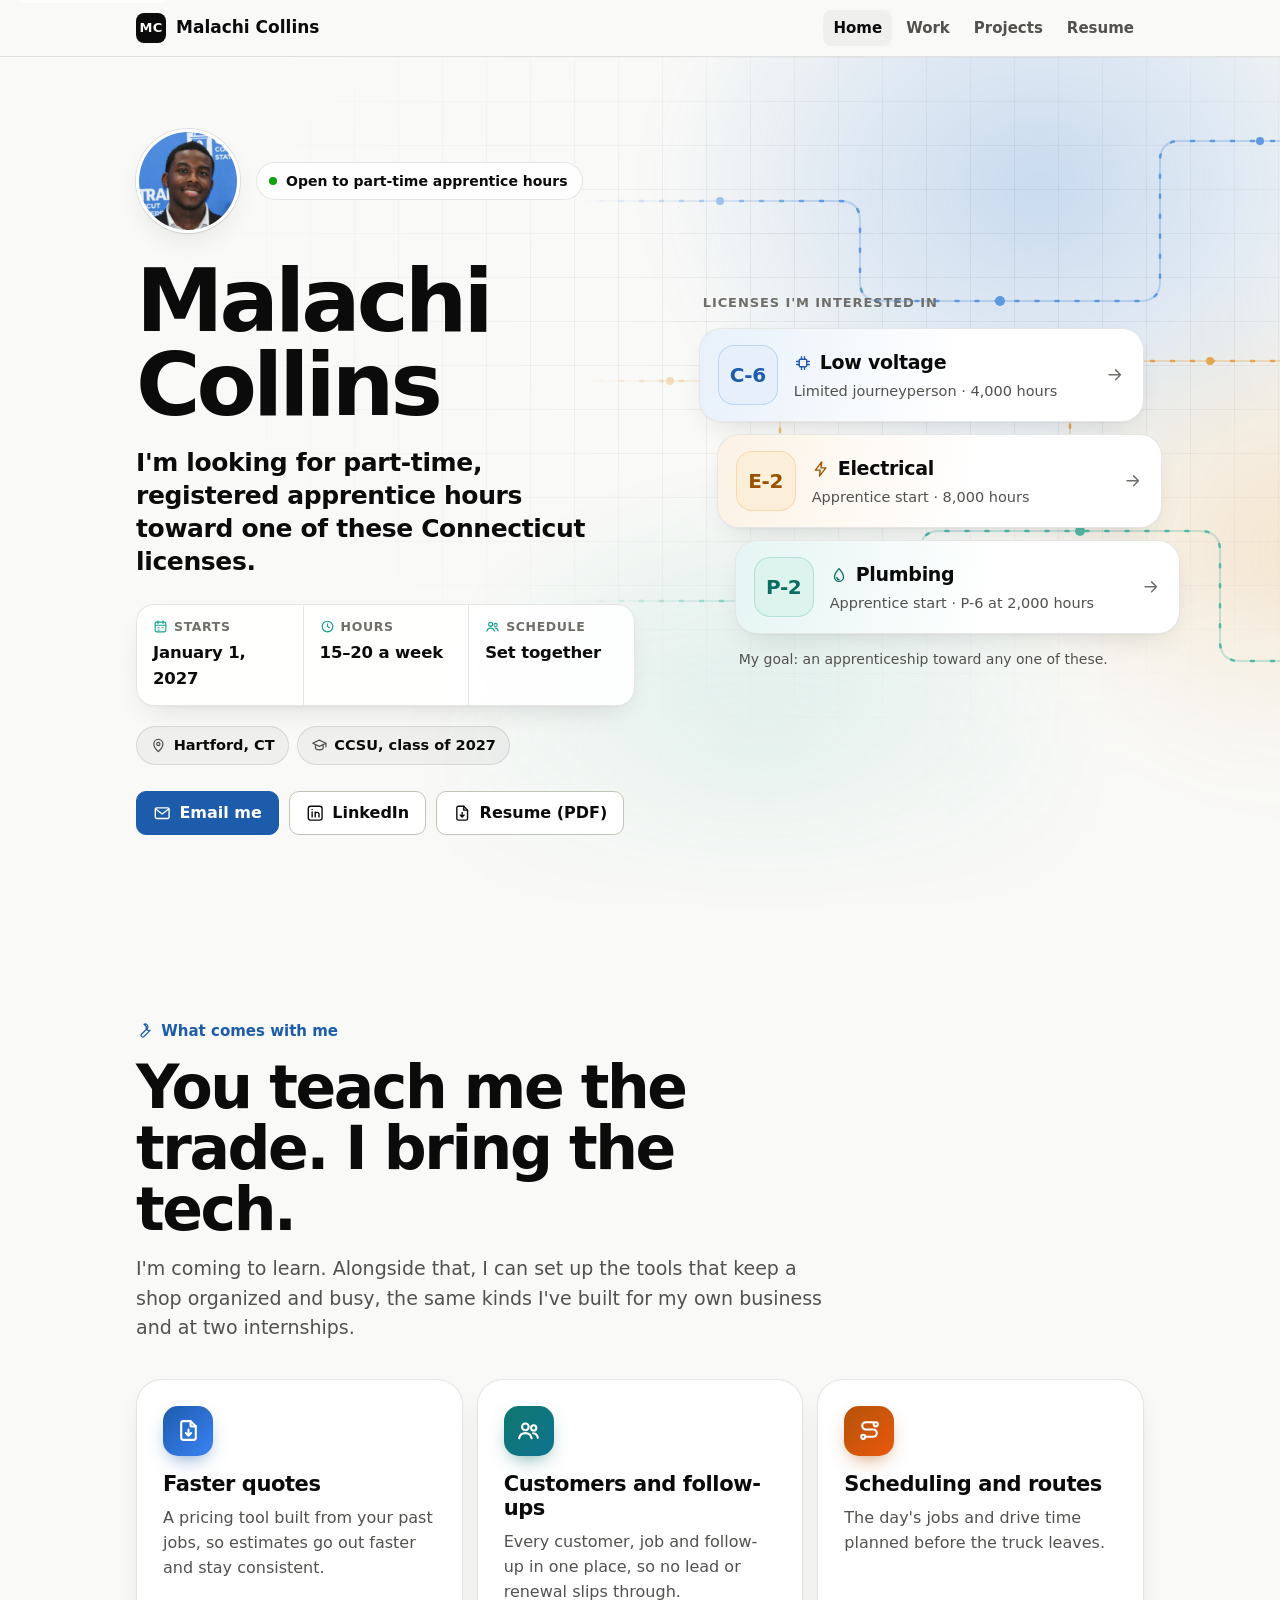
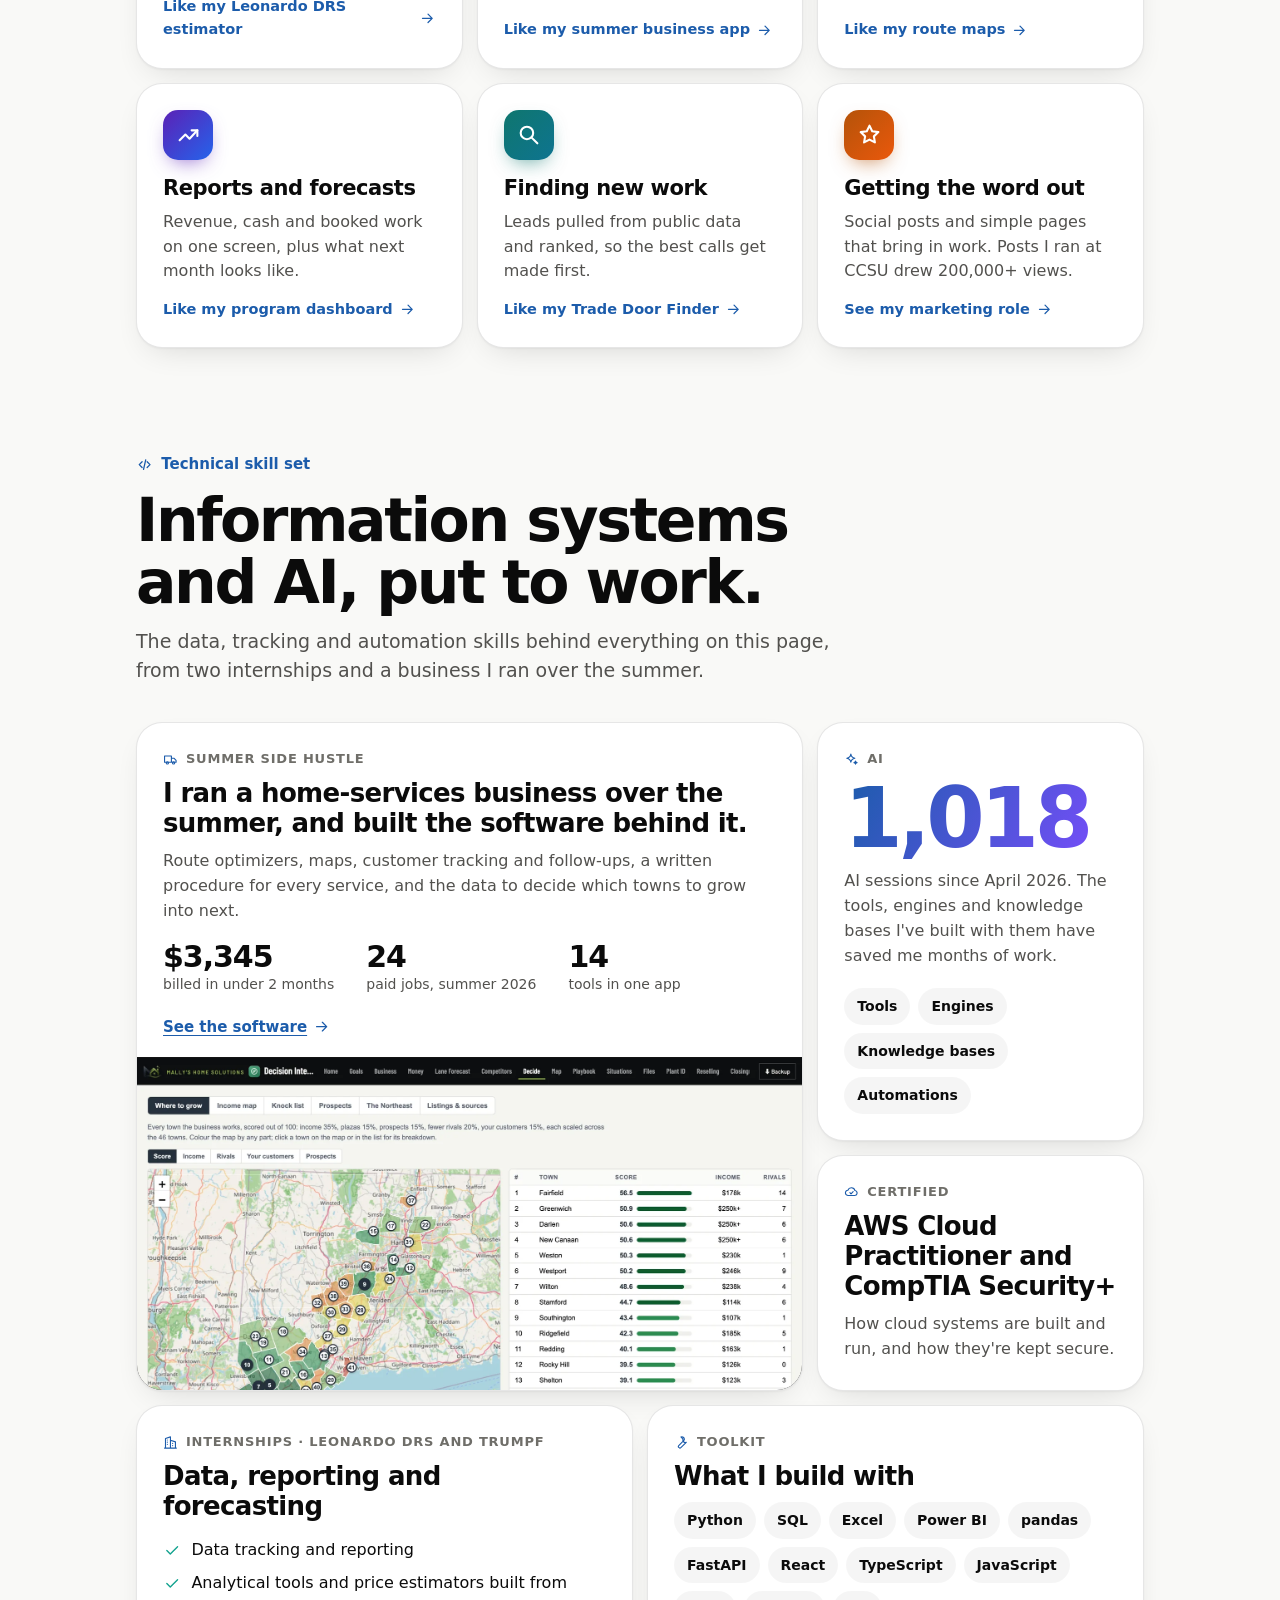
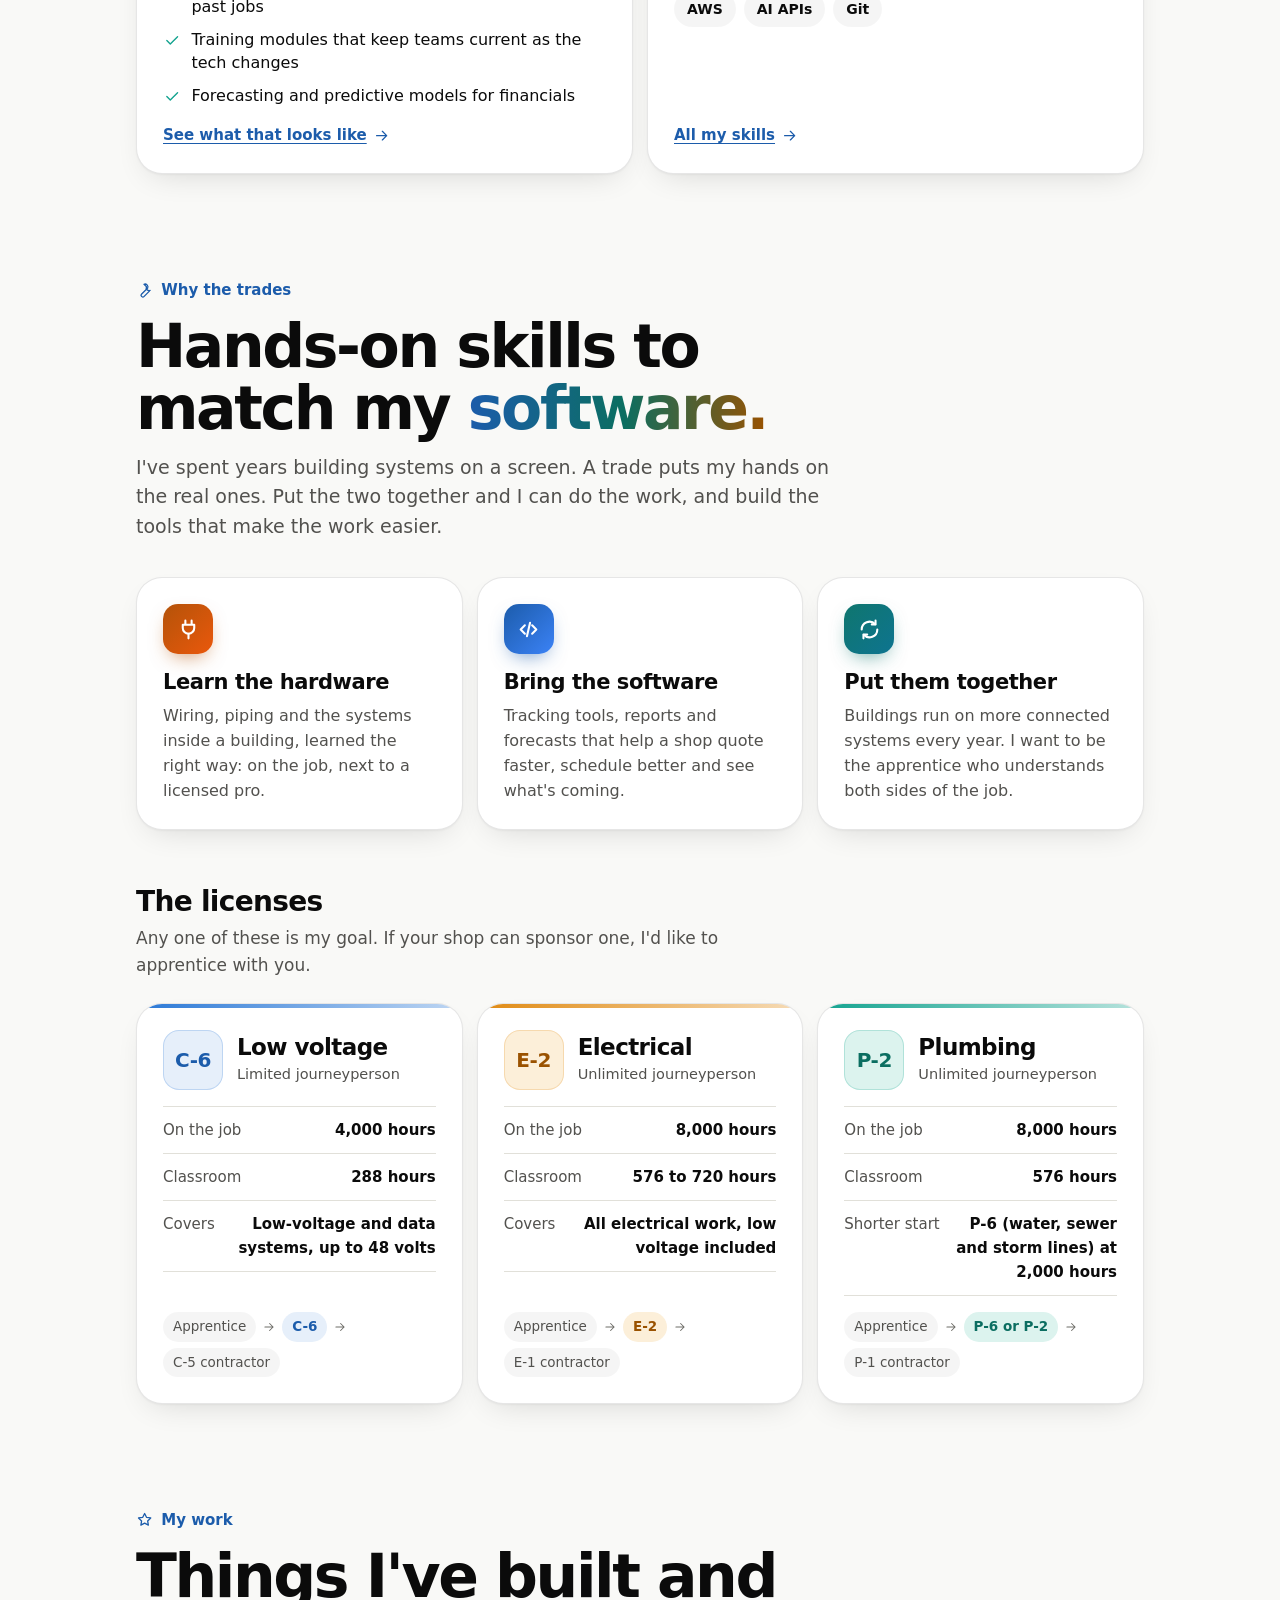
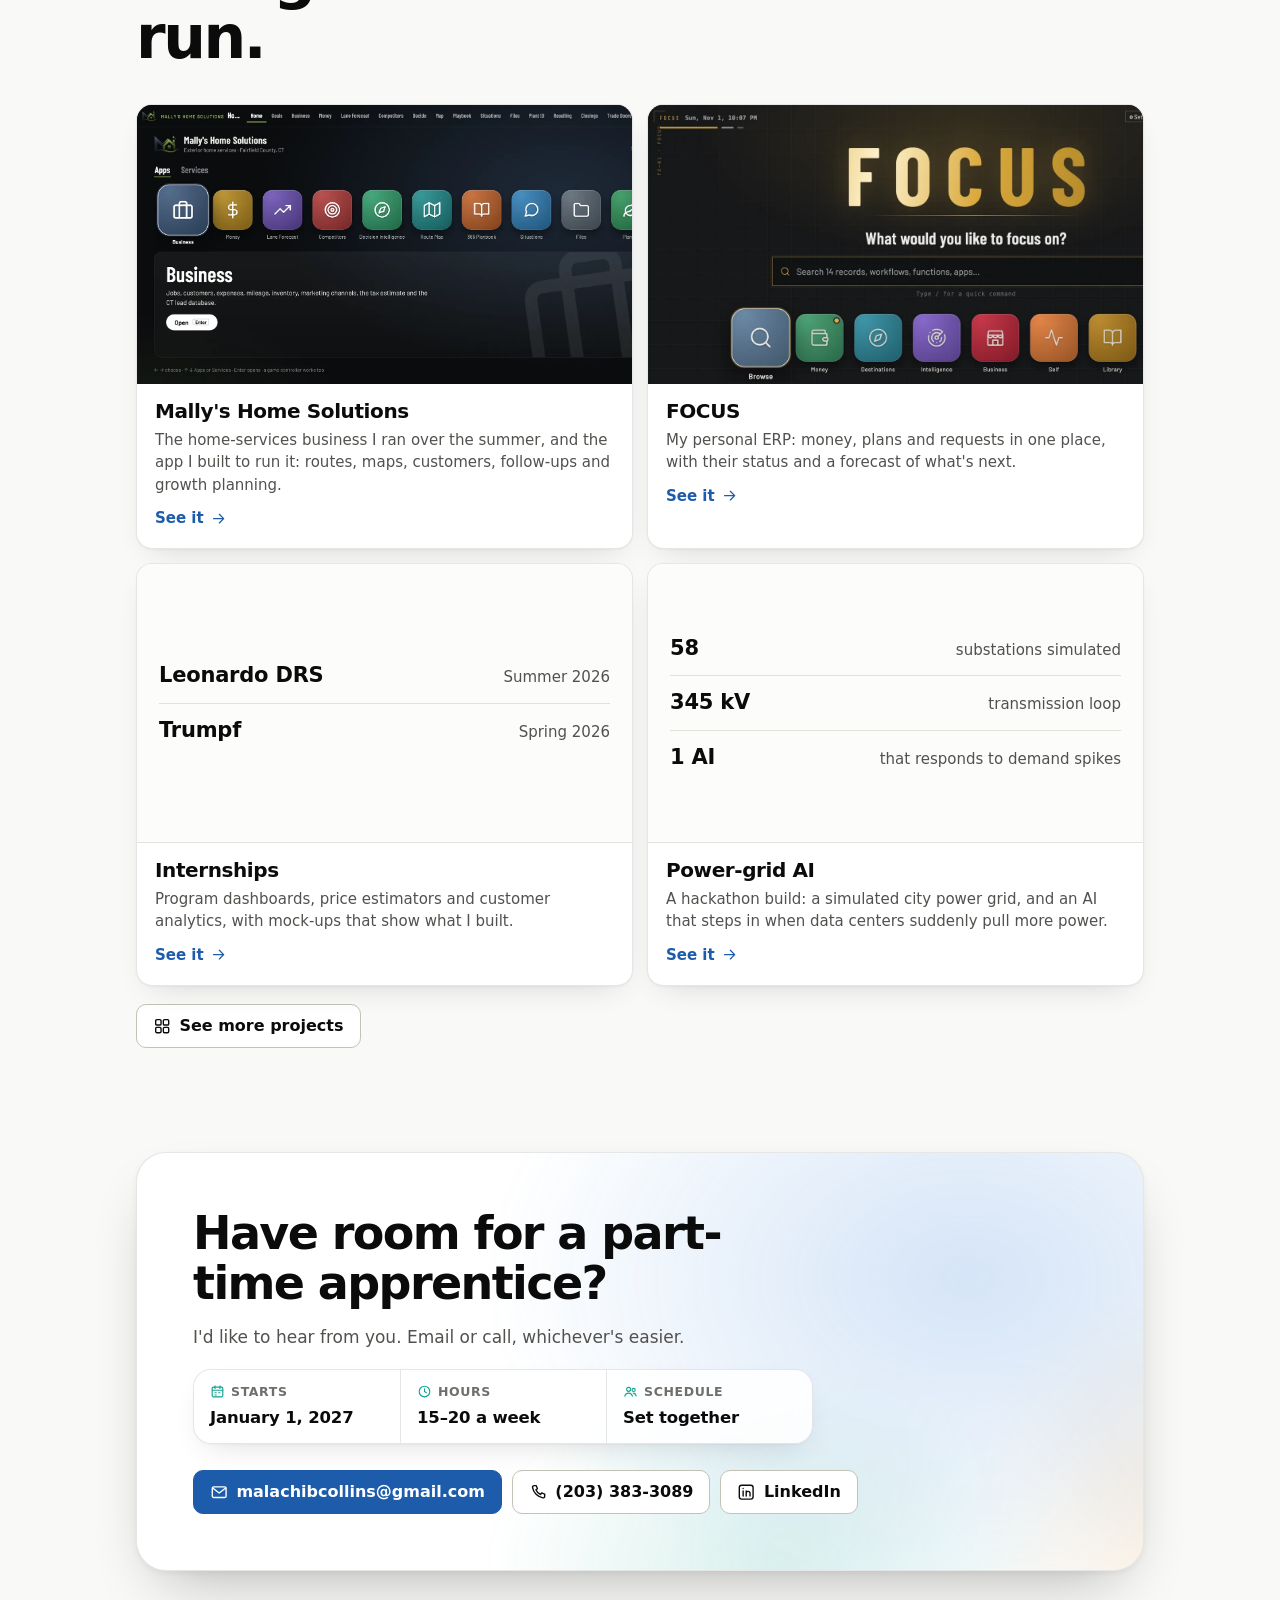
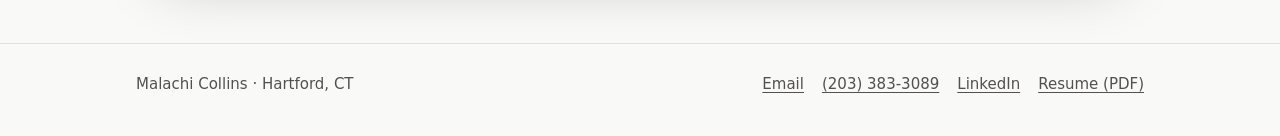
<file: docs/portfolio/index.html>
<!doctype html>
<html lang="en">
<head>
<meta charset="utf-8">
<meta name="viewport" content="width=device-width, initial-scale=1">
<title>Malachi Collins · Portfolio</title>
<meta name="description" content="CCSU senior in information systems and AI, looking for part-time, registered apprentice hours toward a Connecticut low-voltage, electrical or plumbing license.">
<meta property="og:type" content="website">
<meta property="og:title" content="Malachi Collins · Portfolio">
<meta property="og:description" content="Looking for part-time, registered apprentice hours toward a Connecticut C-6, E-2 or P-2 license.">
<meta property="og:url" content="https://malachicollins.org/portfolio/">
<meta property="og:image" content="https://malachicollins.org/portfolio/assets/img/og-card.png">
<meta name="twitter:card" content="summary_large_image">
<meta name="theme-color" content="#f9f9f7" media="(prefers-color-scheme: light)">
<meta name="theme-color" content="#0d0d0d" media="(prefers-color-scheme: dark)">
<link rel="icon" href="favicon.svg" type="image/svg+xml">
<link rel="apple-touch-icon" href="assets/img/apple-touch-icon.png">
<link rel="stylesheet" href="assets/site.css">
<script src="assets/site.js" defer></script>
</head>
<body>
<a class="skip" href="#main">Skip to content</a>
<header class="top">
  <div class="wrap">
    <a class="brand" href="./"><span class="mark" aria-hidden="true">MC</span><span class="name">Malachi Collins</span></a>
    <nav class="nav" aria-label="Pages">
      <a href="./" aria-current="page">Home</a>
      <a href="work.html">Work</a>
      <a href="projects.html">Projects</a>
      <a href="resume.html">Resume</a>
    </nav>
  </div>
</header>

<main id="main">
  <div class="stage">
    <svg class="traces" viewBox="0 0 760 620" aria-hidden="true" focusable="false">
      <path class="base t-lv" d="M0 120H260Q280 120 280 140V200Q280 220 300 220H560Q580 220 580 200V80Q580 60 600 60H760"/>
      <path class="flow t-lv" d="M0 120H260Q280 120 280 140V200Q280 220 300 220H560Q580 220 580 200V80Q580 60 600 60H760"/>
      <path class="base t-el" d="M0 300H180Q200 300 200 320V360Q200 380 220 380H470Q490 380 490 360V300Q490 280 510 280H760"/>
      <path class="flow t-el" d="M0 300H180Q200 300 200 320V360Q200 380 220 380H470Q490 380 490 360V300Q490 280 510 280H760"/>
      <path class="base t-pl" d="M0 520H320Q340 520 340 500V470Q340 450 360 450H620Q640 450 640 470V560Q640 580 660 580H760"/>
      <path class="flow t-pl" d="M0 520H320Q340 520 340 500V470Q340 450 360 450H620Q640 450 640 470V560Q640 580 660 580H760"/>
      <circle class="n-lv" cx="140" cy="120" r="4"/><circle class="n-lv" cx="420" cy="220" r="5"/><circle class="n-lv" cx="680" cy="60" r="4"/>
      <circle class="n-el" cx="90" cy="300" r="4"/><circle class="n-el" cx="340" cy="380" r="5"/><circle class="n-el" cx="630" cy="280" r="4"/>
      <circle class="n-pl" cx="220" cy="520" r="4"/><circle class="n-pl" cx="500" cy="450" r="5"/><circle class="n-pl" cx="710" cy="580" r="4"/>
    </svg>
    <div class="wrap">
      <section class="hero" aria-labelledby="hello">
        <div class="hero-id">
          <img class="headshot" src="assets/img/headshot.webp" width="480" height="480" alt="Malachi Collins" decoding="async">
          <span class="status"><i aria-hidden="true"></i>Open to part-time apprentice hours</span>
        </div>
        <h1 id="hello">Malachi Collins</h1>
        <p class="lead">I'm looking for part-time, registered apprentice hours toward one of these Connecticut licenses.</p>
        <nav class="lic-stack" aria-labelledby="lic-h">
          <div class="label" id="lic-h">Licenses I'm interested in</div>
          <a class="lic lv" href="#c6">
            <span class="code-badge" aria-hidden="true">C-6</span>
            <span class="t"><strong><svg class="icon" aria-hidden="true"><use href="assets/icons.svg#i-chip"/></svg>Low voltage</strong><small>Limited journeyperson · 4,000 hours</small></span>
            <svg class="icon go" aria-hidden="true"><use href="assets/icons.svg#i-arrow"/></svg>
          </a>
          <a class="lic el" href="#e2">
            <span class="code-badge" aria-hidden="true">E-2</span>
            <span class="t"><strong><svg class="icon" aria-hidden="true"><use href="assets/icons.svg#i-bolt"/></svg>Electrical</strong><small>Apprentice start · 8,000 hours</small></span>
            <svg class="icon go" aria-hidden="true"><use href="assets/icons.svg#i-arrow"/></svg>
          </a>
          <a class="lic pl" href="#p2">
            <span class="code-badge" aria-hidden="true">P-2</span>
            <span class="t"><strong><svg class="icon" aria-hidden="true"><use href="assets/icons.svg#i-drop"/></svg>Plumbing</strong><small>Apprentice start · P-6 at 2,000 hours</small></span>
            <svg class="icon go" aria-hidden="true"><use href="assets/icons.svg#i-arrow"/></svg>
          </a>
          <p class="lic-note">My goal: an apprenticeship toward any one of these.</p>
        </nav>
        <dl class="avail" aria-label="Availability">
          <div><dt><svg class="icon" aria-hidden="true"><use href="assets/icons.svg#i-calendar"/></svg>Starts</dt><dd>January 1, 2027</dd></div>
          <div><dt><svg class="icon" aria-hidden="true"><use href="assets/icons.svg#i-clock"/></svg>Hours</dt><dd>15–20 a week</dd></div>
          <div><dt><svg class="icon" aria-hidden="true"><use href="assets/icons.svg#i-people"/></svg>Schedule</dt><dd>Set together</dd></div>
        </dl>
        <div class="meta">
          <span><svg class="icon" aria-hidden="true"><use href="assets/icons.svg#i-pin"/></svg>Hartford, CT</span>
          <span><svg class="icon" aria-hidden="true"><use href="assets/icons.svg#i-cap"/></svg>CCSU, class of 2027</span>
        </div>
        <div class="actions">
          <a class="btn primary" href="mailto:malachibcollins@gmail.com"><svg class="icon" aria-hidden="true"><use href="assets/icons.svg#i-mail"/></svg>Email me</a>
          <a class="btn" href="https://www.linkedin.com/in/malachi-collins/" rel="noopener"><svg class="icon" aria-hidden="true"><use href="assets/icons.svg#i-linkedin"/></svg>LinkedIn</a>
          <a class="btn" href="assets/Malachi-Collins-Resume.pdf"><svg class="icon" aria-hidden="true"><use href="assets/icons.svg#i-file"/></svg>Resume (PDF)</a>
        </div>
      </section>
    </div>
  </div>

  <div class="wrap">
    <section class="band" id="value" aria-labelledby="value-h">
      <div class="band-head">
        <span class="eyebrow"><svg class="icon" aria-hidden="true"><use href="assets/icons.svg#i-tools"/></svg>What comes with me</span>
        <h2 class="display" id="value-h">You teach me the trade. I&nbsp;bring the tech.</h2>
        <p class="sub">I'm coming to learn. Alongside that, I can set up the tools that keep a shop organized and busy, the same kinds I've built for my own business and at two internships.</p>
      </div>
      <div class="offers">
        <article class="pillar offer">
          <span class="app-ico" aria-hidden="true"><svg class="icon"><use href="assets/icons.svg#i-file"/></svg></span>
          <h3>Faster quotes</h3>
          <p>A pricing tool built from your past jobs, so estimates go out faster and stay consistent.</p>
          <a class="proof" href="work.html#internships">Like my Leonardo DRS estimator<svg class="icon" aria-hidden="true"><use href="assets/icons.svg#i-arrow"/></svg></a>
        </article>
        <article class="pillar offer">
          <span class="app-ico teal" aria-hidden="true"><svg class="icon"><use href="assets/icons.svg#i-people"/></svg></span>
          <h3>Customers and follow-ups</h3>
          <p>Every customer, job and follow-up in one place, so no lead or renewal slips through.</p>
          <a class="proof" href="work.html#mallys">Like my summer business app<svg class="icon" aria-hidden="true"><use href="assets/icons.svg#i-arrow"/></svg></a>
        </article>
        <article class="pillar offer">
          <span class="app-ico amber" aria-hidden="true"><svg class="icon"><use href="assets/icons.svg#i-route"/></svg></span>
          <h3>Scheduling and routes</h3>
          <p>The day's jobs and drive time planned before the truck leaves.</p>
          <a class="proof" href="work.html#mallys">Like my route maps<svg class="icon" aria-hidden="true"><use href="assets/icons.svg#i-arrow"/></svg></a>
        </article>
        <article class="pillar offer">
          <span class="app-ico violet" aria-hidden="true"><svg class="icon"><use href="assets/icons.svg#i-trend"/></svg></span>
          <h3>Reports and forecasts</h3>
          <p>Revenue, cash and booked work on one screen, plus what next month looks like.</p>
          <a class="proof" href="work.html#internships">Like my program dashboard<svg class="icon" aria-hidden="true"><use href="assets/icons.svg#i-arrow"/></svg></a>
        </article>
        <article class="pillar offer">
          <span class="app-ico teal" aria-hidden="true"><svg class="icon"><use href="assets/icons.svg#i-search"/></svg></span>
          <h3>Finding new work</h3>
          <p>Leads pulled from public data and ranked, so the best calls get made first.</p>
          <a class="proof" href="projects.html#research">Like my Trade Door Finder<svg class="icon" aria-hidden="true"><use href="assets/icons.svg#i-arrow"/></svg></a>
        </article>
        <article class="pillar offer">
          <span class="app-ico amber" aria-hidden="true"><svg class="icon"><use href="assets/icons.svg#i-star"/></svg></span>
          <h3>Getting the word out</h3>
          <p>Social posts and simple pages that bring in work. Posts I ran at CCSU drew 200,000+ views.</p>
          <a class="proof" href="resume.html#job-sald">See my marketing role<svg class="icon" aria-hidden="true"><use href="assets/icons.svg#i-arrow"/></svg></a>
        </article>
      </div>
    </section>

    <section class="band" id="skills" aria-labelledby="skills-h">
      <div class="band-head">
        <span class="eyebrow"><svg class="icon" aria-hidden="true"><use href="assets/icons.svg#i-code"/></svg>Technical skill set</span>
        <h2 class="display" id="skills-h">Information systems and AI, put to work.</h2>
        <p class="sub">The data, tracking and automation skills behind everything on this page, from two internships and a business I ran over the summer.</p>
      </div>
      <div class="bento">
        <article class="bcard b-hustle">
          <span class="tag"><svg class="icon" aria-hidden="true"><use href="assets/icons.svg#i-truck"/></svg>Summer side hustle</span>
          <h3>I ran a home-services business over the summer, and built the software behind it.</h3>
          <p>Route optimizers, maps, customer tracking and follow-ups, a written procedure for every service, and the data to decide which towns to grow into next.</p>
          <div class="mini-stats">
            <div><b>$3,345</b><span>billed in under 2 months</span></div>
            <div><b>24</b><span>paid jobs, summer 2026</span></div>
            <div><b>14</b><span>tools in one app</span></div>
          </div>
          <a class="more" href="work.html#mallys">See the software<svg class="icon" aria-hidden="true"><use href="assets/icons.svg#i-arrow"/></svg></a>
          <div class="peek"><img src="assets/img/mhs-decide.webp" width="1600" height="1000" alt="A Connecticut town map colored by score next to a ranked list of towns." loading="lazy"></div>
        </article>
        <article class="bcard b-ai">
          <span class="tag"><svg class="icon" aria-hidden="true"><use href="assets/icons.svg#i-spark"/></svg>AI</span>
          <div class="big-num grad-ai" data-count="1018">1,018</div>
          <p>AI sessions since April 2026. The tools, engines and knowledge bases I've built with them have saved me months of work.</p>
          <div class="chips plain"><span>Tools</span><span>Engines</span><span>Knowledge bases</span><span>Automations</span></div>
        </article>
        <article class="bcard b-cloud">
          <span class="tag"><svg class="icon" aria-hidden="true"><use href="assets/icons.svg#i-cloud"/></svg>Certified</span>
          <h3>AWS Cloud Practitioner and CompTIA Security+</h3>
          <p>How cloud systems are built and run, and how they're kept secure.</p>
        </article>
        <article class="bcard b-intern">
          <span class="tag"><svg class="icon" aria-hidden="true"><use href="assets/icons.svg#i-building"/></svg>Internships · Leonardo DRS and Trumpf</span>
          <h3>Data, reporting and forecasting</h3>
          <ul class="caps">
            <li><svg class="icon" aria-hidden="true"><use href="assets/icons.svg#i-check"/></svg>Data tracking and reporting</li>
            <li><svg class="icon" aria-hidden="true"><use href="assets/icons.svg#i-check"/></svg>Analytical tools and price estimators built from past jobs</li>
            <li><svg class="icon" aria-hidden="true"><use href="assets/icons.svg#i-check"/></svg>Training modules that keep teams current as the tech changes</li>
            <li><svg class="icon" aria-hidden="true"><use href="assets/icons.svg#i-check"/></svg>Forecasting and predictive models for financials</li>
          </ul>
          <a class="more" href="work.html#internships">See what that looks like<svg class="icon" aria-hidden="true"><use href="assets/icons.svg#i-arrow"/></svg></a>
        </article>
        <article class="bcard b-stack">
          <span class="tag"><svg class="icon" aria-hidden="true"><use href="assets/icons.svg#i-tools"/></svg>Toolkit</span>
          <h3>What I build with</h3>
          <div class="chips plain"><span>Python</span><span>SQL</span><span>Excel</span><span>Power BI</span><span>pandas</span><span>FastAPI</span><span>React</span><span>TypeScript</span><span>JavaScript</span><span>AWS</span><span>AI APIs</span><span>Git</span></div>
          <a class="more" href="resume.html#skills-h">All my skills<svg class="icon" aria-hidden="true"><use href="assets/icons.svg#i-arrow"/></svg></a>
        </article>
      </div>
    </section>

    <section class="band" id="why" aria-labelledby="why-h">
      <div class="band-head">
        <span class="eyebrow"><svg class="icon" aria-hidden="true"><use href="assets/icons.svg#i-tools"/></svg>Why the trades</span>
        <h2 class="display" id="why-h">Hands-on skills to match my <span class="grad">software.</span></h2>
        <p class="sub">I've spent years building systems on a screen. A trade puts my hands on the real ones. Put the two together and I can do the work, and build the tools that make the work easier.</p>
      </div>
      <div class="pillars">
        <article class="pillar">
          <span class="app-ico amber" aria-hidden="true"><svg class="icon"><use href="assets/icons.svg#i-plug"/></svg></span>
          <h3>Learn the hardware</h3>
          <p>Wiring, piping and the systems inside a building, learned the right way: on the job, next to a licensed pro.</p>
        </article>
        <article class="pillar">
          <span class="app-ico" aria-hidden="true"><svg class="icon"><use href="assets/icons.svg#i-code"/></svg></span>
          <h3>Bring the software</h3>
          <p>Tracking tools, reports and forecasts that help a shop quote faster, schedule better and see what's coming.</p>
        </article>
        <article class="pillar">
          <span class="app-ico teal" aria-hidden="true"><svg class="icon"><use href="assets/icons.svg#i-cycle"/></svg></span>
          <h3>Put them together</h3>
          <p>Buildings run on more connected systems every year. I want to be the apprentice who understands both sides of the job.</p>
        </article>
      </div>

      <h3 class="subhead" id="licenses">The licenses</h3>
      <p class="sub">Any one of these is my goal. If your shop can sponsor one, I'd like to apprentice with you.</p>
      <div class="compare">
        <article class="lcol lv" id="c6" aria-labelledby="c6-h">
          <div class="lcol-top">
            <span class="code-badge" aria-hidden="true">C-6</span>
            <div><h3 id="c6-h">Low voltage</h3><small>Limited journeyperson</small></div>
          </div>
          <dl class="specs">
            <div><dt>On the job</dt><dd>4,000 hours</dd></div>
            <div><dt>Classroom</dt><dd>288 hours</dd></div>
            <div><dt>Covers</dt><dd>Low-voltage and data systems, up to 48 volts</dd></div>
          </dl>
          <div class="path" aria-label="The path"><span>Apprentice</span><svg class="icon" aria-hidden="true"><use href="assets/icons.svg#i-arrow"/></svg><span class="on">C-6</span><svg class="icon" aria-hidden="true"><use href="assets/icons.svg#i-arrow"/></svg><span>C-5 contractor</span></div>
        </article>
        <article class="lcol el" id="e2" aria-labelledby="e2-h">
          <div class="lcol-top">
            <span class="code-badge" aria-hidden="true">E-2</span>
            <div><h3 id="e2-h">Electrical</h3><small>Unlimited journeyperson</small></div>
          </div>
          <dl class="specs">
            <div><dt>On the job</dt><dd>8,000 hours</dd></div>
            <div><dt>Classroom</dt><dd>576 to 720 hours</dd></div>
            <div><dt>Covers</dt><dd>All electrical work, low voltage included</dd></div>
          </dl>
          <div class="path" aria-label="The path"><span>Apprentice</span><svg class="icon" aria-hidden="true"><use href="assets/icons.svg#i-arrow"/></svg><span class="on">E-2</span><svg class="icon" aria-hidden="true"><use href="assets/icons.svg#i-arrow"/></svg><span>E-1 contractor</span></div>
        </article>
        <article class="lcol pl" id="p2" aria-labelledby="p2-h">
          <div class="lcol-top">
            <span class="code-badge" aria-hidden="true">P-2</span>
            <div><h3 id="p2-h">Plumbing</h3><small>Unlimited journeyperson</small></div>
          </div>
          <dl class="specs">
            <div><dt>On the job</dt><dd>8,000 hours</dd></div>
            <div><dt>Classroom</dt><dd>576 hours</dd></div>
            <div><dt>Shorter start</dt><dd>P-6 (water, sewer and storm lines) at 2,000 hours</dd></div>
          </dl>
          <div class="path" aria-label="The path"><span>Apprentice</span><svg class="icon" aria-hidden="true"><use href="assets/icons.svg#i-arrow"/></svg><span class="on">P-6 or P-2</span><svg class="icon" aria-hidden="true"><use href="assets/icons.svg#i-arrow"/></svg><span>P-1 contractor</span></div>
        </article>
      </div>
    </section>

    <section class="band" id="mywork" aria-labelledby="mywork-h">
      <div class="band-head">
        <span class="eyebrow"><svg class="icon" aria-hidden="true"><use href="assets/icons.svg#i-star"/></svg>My work</span>
        <h2 class="display" id="mywork-h">Things I've built and run.</h2>
      </div>
      <div class="cards two-up">
        <a class="card" href="work.html#mallys">
          <div class="pic"><img src="assets/img/mhs-console.webp" width="1600" height="825" alt="The Mally's Home Solutions app's home screen: a row of app tiles." loading="lazy"></div>
          <div class="body"><h3>Mally's Home Solutions</h3><p>The home-services business I ran over the summer, and the app I built to run it: routes, maps, customers, follow-ups and growth planning.</p><span class="more">See it<svg class="icon" aria-hidden="true"><use href="assets/icons.svg#i-arrow"/></svg></span></div>
        </a>
        <a class="card" href="work.html#focus">
          <div class="pic"><img src="assets/img/focus-home.webp" width="1600" height="700" alt="The FOCUS home screen: a search box and a row of app tiles." loading="lazy"></div>
          <div class="body"><h3>FOCUS</h3><p>My personal ERP: money, plans and requests in one place, with their status and a forecast of what's next.</p><span class="more">See it<svg class="icon" aria-hidden="true"><use href="assets/icons.svg#i-arrow"/></svg></span></div>
        </a>
        <a class="card" href="work.html#internships">
          <div class="pic text-pic"><ul><li><b>Leonardo DRS</b><span>Summer 2026</span></li><li><b>Trumpf</b><span>Spring 2026</span></li></ul></div>
          <div class="body"><h3>Internships</h3><p>Program dashboards, price estimators and customer analytics, with mock-ups that show what I built.</p><span class="more">See it<svg class="icon" aria-hidden="true"><use href="assets/icons.svg#i-arrow"/></svg></span></div>
        </a>
        <a class="card" href="projects.html#grid">
          <div class="pic text-pic"><ul><li><b>58</b><span>substations simulated</span></li><li><b>345 kV</b><span>transmission loop</span></li><li><b>1 AI</b><span>that responds to demand spikes</span></li></ul></div>
          <div class="body"><h3>Power-grid AI</h3><p>A hackathon build: a simulated city power grid, and an AI that steps in when data centers suddenly pull more power.</p><span class="more">See it<svg class="icon" aria-hidden="true"><use href="assets/icons.svg#i-arrow"/></svg></span></div>
        </a>
      </div>
      <div class="actions" style="margin-top:18px"><a class="btn" href="projects.html"><svg class="icon" aria-hidden="true"><use href="assets/icons.svg#i-layout"/></svg>See more projects</a></div>
    </section>

    <section class="cta" aria-labelledby="talk">
      <h2 id="talk">Have room for a part-time apprentice?</h2>
      <p>I'd like to hear from you. Email or call, whichever's easier.</p>
      <dl class="avail" aria-label="Availability">
        <div><dt><svg class="icon" aria-hidden="true"><use href="assets/icons.svg#i-calendar"/></svg>Starts</dt><dd>January 1, 2027</dd></div>
        <div><dt><svg class="icon" aria-hidden="true"><use href="assets/icons.svg#i-clock"/></svg>Hours</dt><dd>15–20 a week</dd></div>
        <div><dt><svg class="icon" aria-hidden="true"><use href="assets/icons.svg#i-people"/></svg>Schedule</dt><dd>Set together</dd></div>
      </dl>
      <div class="actions">
        <a class="btn primary" href="mailto:malachibcollins@gmail.com"><svg class="icon" aria-hidden="true"><use href="assets/icons.svg#i-mail"/></svg>malachibcollins@gmail.com</a>
        <a class="btn" href="tel:+12033833089"><svg class="icon" aria-hidden="true"><use href="assets/icons.svg#i-phone"/></svg>(203) 383-3089</a>
        <a class="btn" href="https://www.linkedin.com/in/malachi-collins/" rel="noopener"><svg class="icon" aria-hidden="true"><use href="assets/icons.svg#i-linkedin"/></svg>LinkedIn</a>
      </div>
    </section>
  </div>
</main>

<footer class="foot">
  <div class="wrap">
    <span>Malachi Collins · Hartford, CT</span>
    <nav aria-label="Contact">
      <a href="mailto:malachibcollins@gmail.com">Email</a>
      <a href="tel:+12033833089">(203) 383-3089</a>
      <a href="https://www.linkedin.com/in/malachi-collins/" rel="noopener">LinkedIn</a>
      <a href="assets/Malachi-Collins-Resume.pdf">Resume (PDF)</a>
    </nav>
  </div>
</footer>
</body>
</html>
</file>
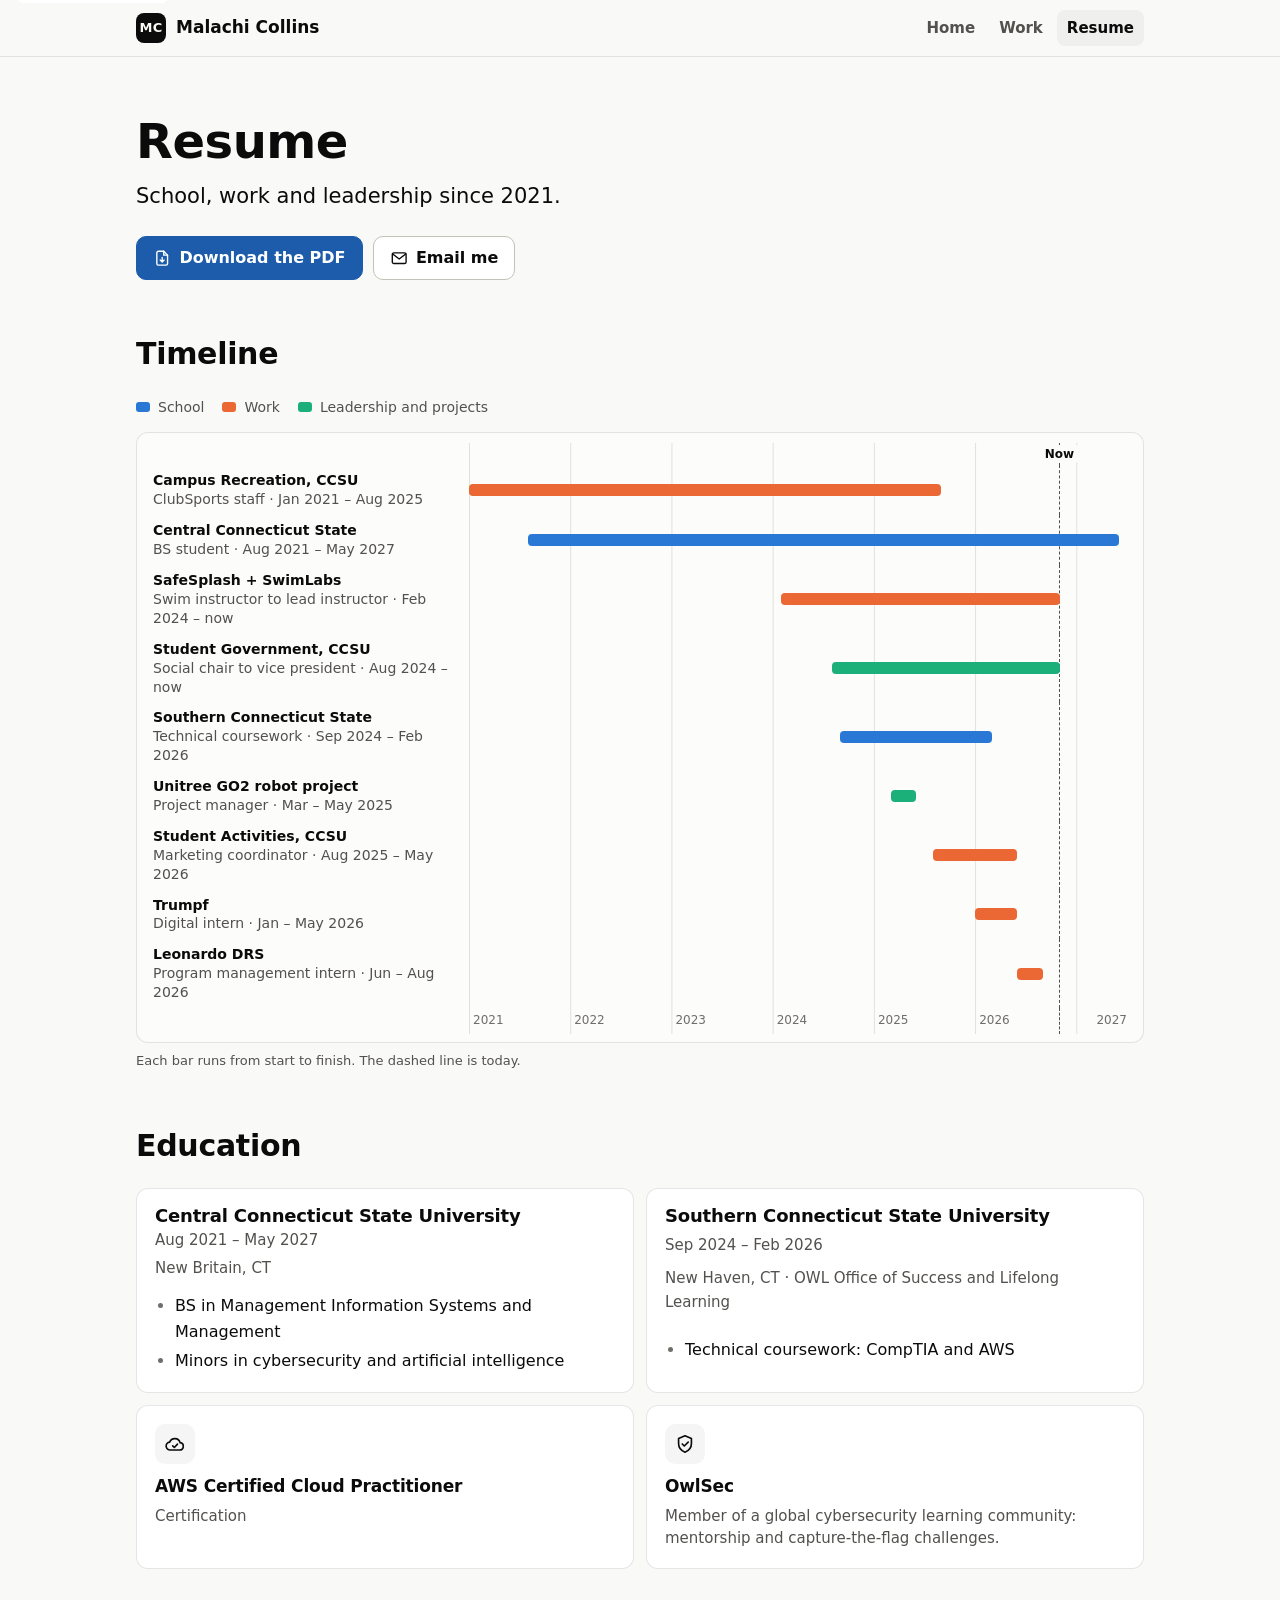
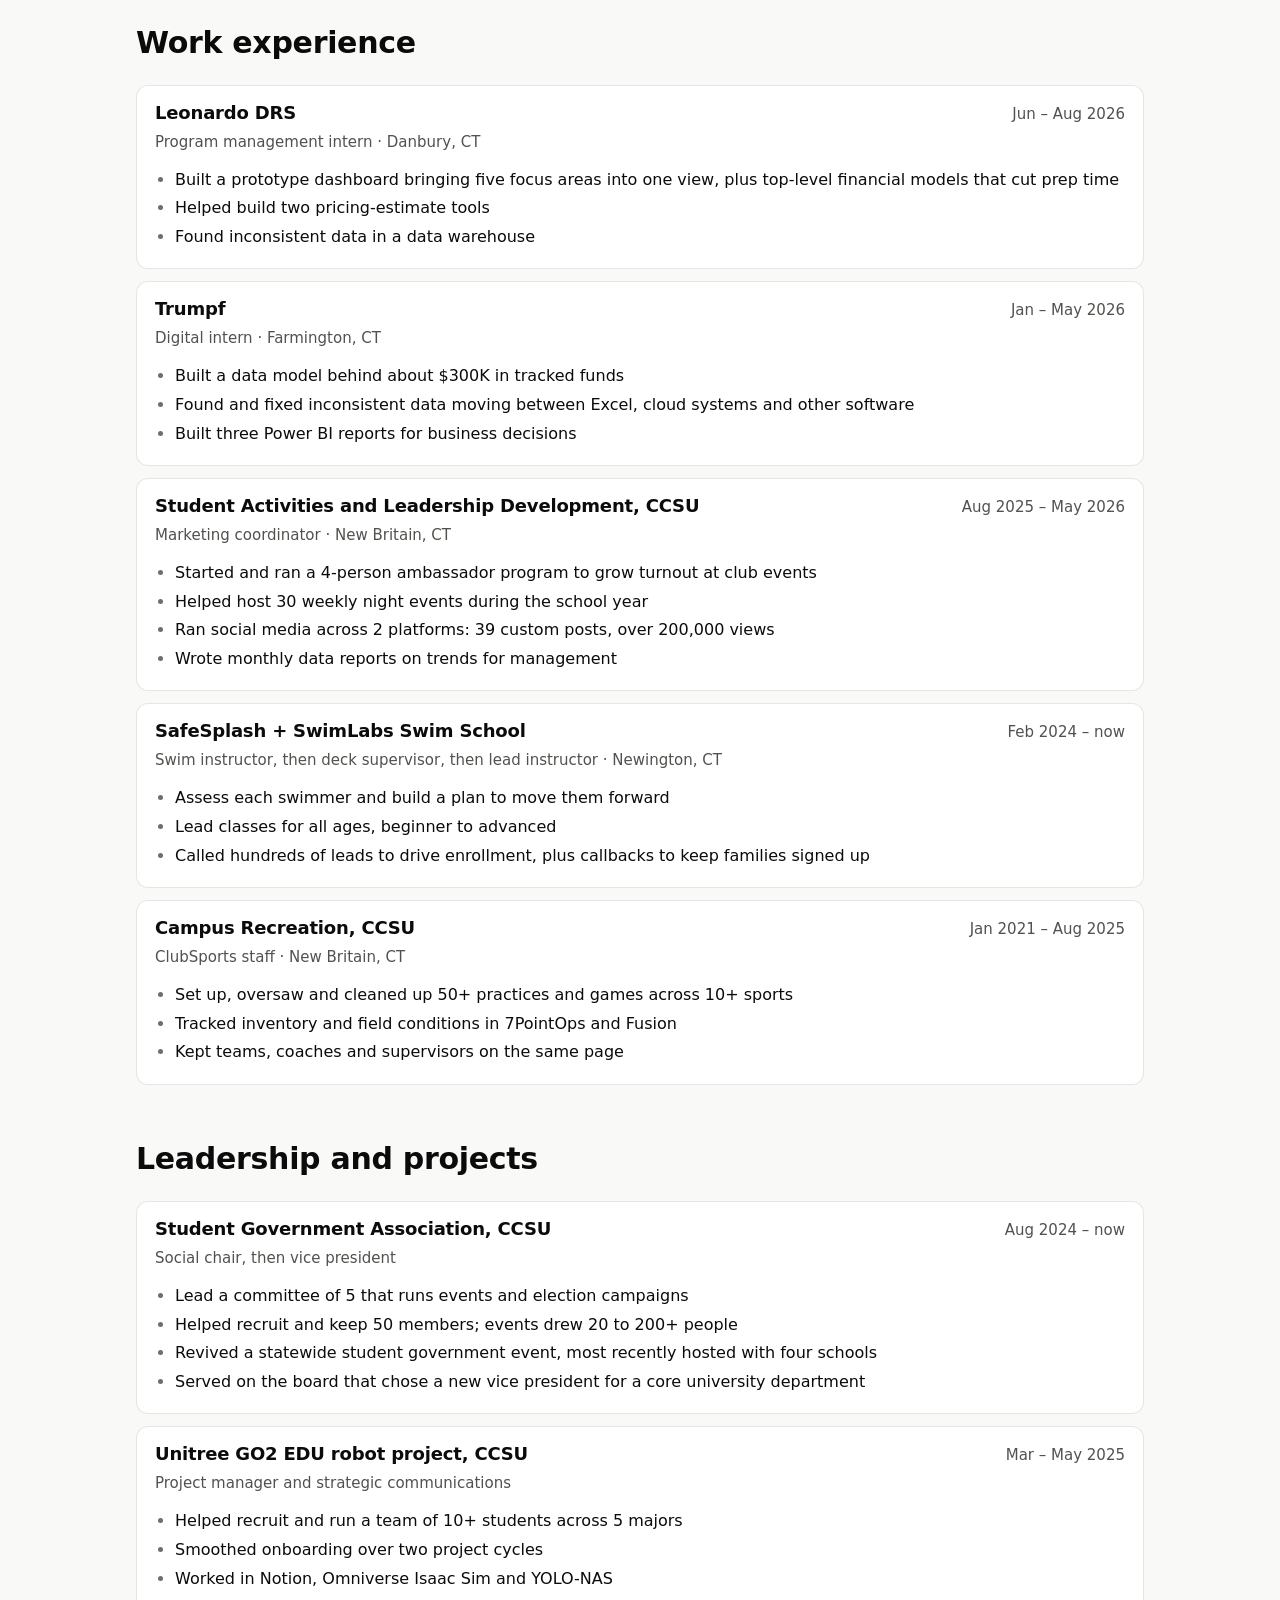
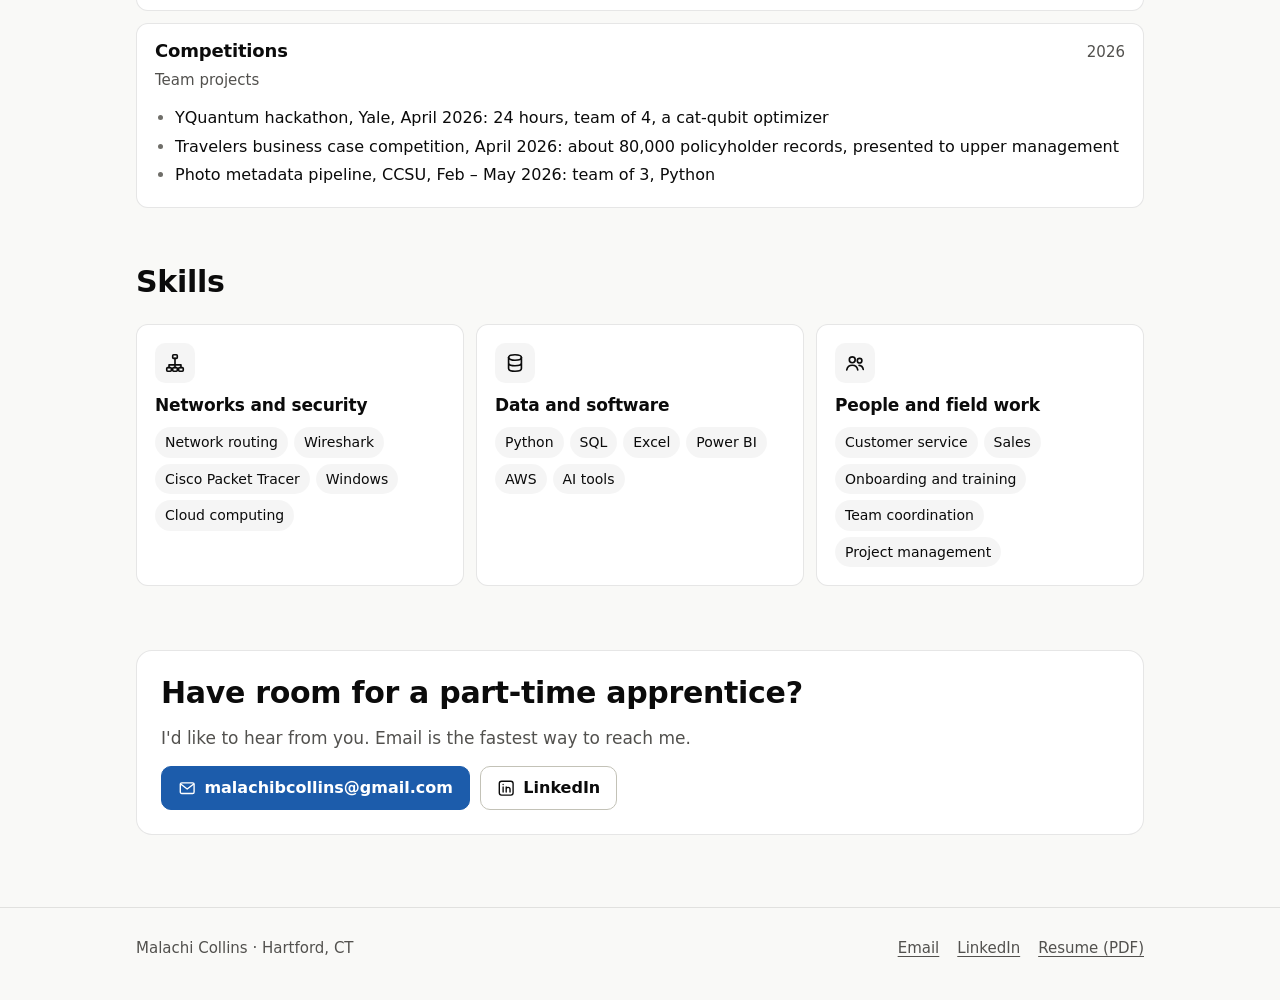
<file: docs/resume.html>
<!doctype html>
<html lang="en">
<head>
<meta charset="utf-8">
<meta name="viewport" content="width=device-width, initial-scale=1">
<title>Resume · Malachi Collins</title>
<meta name="description" content="School, work and leadership since 2021: CCSU, internships at Leonardo DRS and Trumpf, and an AWS Cloud Practitioner certification.">
<meta property="og:type" content="website">
<meta property="og:title" content="Resume · Malachi Collins">
<meta property="og:description" content="School, work and leadership since 2021.">
<meta property="og:url" content="https://malachicollins.org/resume.html">
<meta property="og:image" content="https://malachicollins.org/assets/img/og-card.png">
<meta name="twitter:card" content="summary_large_image">
<meta name="theme-color" content="#f9f9f7" media="(prefers-color-scheme: light)">
<meta name="theme-color" content="#0d0d0d" media="(prefers-color-scheme: dark)">
<link rel="icon" href="favicon.svg" type="image/svg+xml">
<link rel="apple-touch-icon" href="assets/img/apple-touch-icon.png">
<link rel="stylesheet" href="assets/site.css">
</head>
<body>
<a class="skip" href="#main">Skip to content</a>
<header class="top">
  <div class="wrap">
    <a class="brand" href="./"><span class="mark" aria-hidden="true">MC</span><span class="name">Malachi Collins</span></a>
    <nav class="nav" aria-label="Pages">
      <a href="./">Home</a>
      <a href="work.html">Work</a>
      <a href="resume.html" aria-current="page">Resume</a>
    </nav>
  </div>
</header>

<main id="main">
  <div class="wrap">
    <section class="section" aria-labelledby="top">
      <div class="section-head">
        <h1 id="top">Resume</h1>
        <p class="lead">School, work and leadership since 2021.</p>
      </div>
      <div class="actions">
        <a class="btn primary" href="assets/Malachi-Collins-Resume.pdf"><svg class="icon" aria-hidden="true"><use href="assets/icons.svg#i-file"/></svg>Download the PDF</a>
        <a class="btn" href="mailto:malachibcollins@gmail.com"><svg class="icon" aria-hidden="true"><use href="assets/icons.svg#i-mail"/></svg>Email me</a>
      </div>
    </section>

    <section class="section" aria-labelledby="tl-h">
      <div class="section-head"><h2 id="tl-h">Timeline</h2></div>
      <div class="legend" aria-label="Colors">
        <span><i class="k-school"></i>School</span>
        <span><i class="k-work"></i>Work</span>
        <span><i class="k-lead"></i>Leadership and projects</span>
      </div>
      <div class="timeline">
        <div class="tl-row tl-head" aria-hidden="true"><div class="tl-label"></div><div class="tl-plot"><span class="tl-now">Now</span></div></div>
        <div class="tl-row"><div class="tl-label"><b>Campus Recreation, CCSU</b><br><span>ClubSports staff · Jan 2021 – Aug 2025</span></div><div class="tl-plot"><i class="tl-bar k-work" style="left:0.00%;width:71.79%" title="Campus Recreation, CCSU · ClubSports staff · Jan 2021 – Aug 2025"></i></div></div>
        <div class="tl-row"><div class="tl-label"><b>Central Connecticut State</b><br><span>BS student · Aug 2021 – May 2027</span></div><div class="tl-plot"><i class="tl-bar k-school" style="left:8.97%;width:89.74%" title="Central Connecticut State · BS student · Aug 2021 – May 2027"></i></div></div>
        <div class="tl-row"><div class="tl-label"><b>SafeSplash + SwimLabs</b><br><span>Swim instructor to lead instructor · Feb 2024 – now</span></div><div class="tl-plot"><i class="tl-bar k-work" style="left:47.44%;width:42.31%" title="SafeSplash + SwimLabs · Swim instructor to lead instructor · Feb 2024 – now"></i></div></div>
        <div class="tl-row"><div class="tl-label"><b>Student Government, CCSU</b><br><span>Social chair to vice president · Aug 2024 – now</span></div><div class="tl-plot"><i class="tl-bar k-lead" style="left:55.13%;width:34.62%" title="Student Government, CCSU · Social chair to vice president · Aug 2024 – now"></i></div></div>
        <div class="tl-row"><div class="tl-label"><b>Southern Connecticut State</b><br><span>Technical coursework · Sep 2024 – Feb 2026</span></div><div class="tl-plot"><i class="tl-bar k-school" style="left:56.41%;width:23.08%" title="Southern Connecticut State · Technical coursework · Sep 2024 – Feb 2026"></i></div></div>
        <div class="tl-row"><div class="tl-label"><b>Unitree GO2 robot project</b><br><span>Project manager · Mar – May 2025</span></div><div class="tl-plot"><i class="tl-bar k-lead" style="left:64.10%;width:3.85%" title="Unitree GO2 robot project · Project manager · Mar – May 2025"></i></div></div>
        <div class="tl-row"><div class="tl-label"><b>Student Activities, CCSU</b><br><span>Marketing coordinator · Aug 2025 – May 2026</span></div><div class="tl-plot"><i class="tl-bar k-work" style="left:70.51%;width:12.82%" title="Student Activities, CCSU · Marketing coordinator · Aug 2025 – May 2026"></i></div></div>
        <div class="tl-row"><div class="tl-label"><b>Trumpf</b><br><span>Digital intern · Jan – May 2026</span></div><div class="tl-plot"><i class="tl-bar k-work" style="left:76.92%;width:6.41%" title="Trumpf · Digital intern · Jan – May 2026"></i></div></div>
        <div class="tl-row"><div class="tl-label"><b>Leonardo DRS</b><br><span>Program management intern · Jun – Aug 2026</span></div><div class="tl-plot"><i class="tl-bar k-work" style="left:83.33%;width:3.85%" title="Leonardo DRS · Program management intern · Jun – Aug 2026"></i></div></div>
        <div class="tl-row tl-axis" aria-hidden="true"><div class="tl-label"></div><div class="tl-plot"><span style="left:0%">2021</span><span style="left:15.38%">2022</span><span style="left:30.77%">2023</span><span style="left:46.15%">2024</span><span style="left:61.54%">2025</span><span style="left:76.92%">2026</span><span class="last">2027</span></div></div>
      </div>
      <p class="tl-note">Each bar runs from start to finish. The dashed line is today.</p>
    </section>

    <section class="section" aria-labelledby="edu-h">
      <div class="section-head"><h2 id="edu-h">Education</h2></div>
      <div class="two">
        <article class="job">
          <div class="job-top"><h3>Central Connecticut State University</h3><span class="when">Aug 2021 – May 2027</span></div>
          <div class="role">New Britain, CT</div>
          <ul>
            <li>BS in Management Information Systems and Management</li>
            <li>Minors in cybersecurity and artificial intelligence</li>
          </ul>
        </article>
        <article class="job">
          <div class="job-top"><h3>Southern Connecticut State University</h3><span class="when">Sep 2024 – Feb 2026</span></div>
          <div class="role">New Haven, CT · OWL Office of Success and Lifelong Learning</div>
          <ul>
            <li>Technical coursework: CompTIA and AWS</li>
          </ul>
        </article>
      </div>
      <div class="tiles" style="margin-top:12px">
        <div class="tile">
          <div class="ico"><svg class="icon" aria-hidden="true"><use href="assets/icons.svg#i-cloud"/></svg></div>
          <h3>AWS Certified Cloud Practitioner</h3>
          <p>Certification</p>
        </div>
        <div class="tile">
          <div class="ico"><svg class="icon" aria-hidden="true"><use href="assets/icons.svg#i-shield"/></svg></div>
          <h3>OwlSec</h3>
          <p>Member of a global cybersecurity learning community: mentorship and capture-the-flag challenges.</p>
        </div>
      </div>
    </section>

    <section class="section" aria-labelledby="exp-h">
      <div class="section-head"><h2 id="exp-h">Work experience</h2></div>
      <div class="jobs">
        <article class="job">
          <div class="job-top"><h3>Leonardo DRS</h3><span class="when">Jun – Aug 2026</span></div>
          <div class="role">Program management intern · Danbury, CT</div>
          <ul>
            <li>Built a prototype dashboard bringing five focus areas into one view, plus top-level financial models that cut prep time</li>
            <li>Helped build two pricing-estimate tools</li>
            <li>Found inconsistent data in a data warehouse</li>
          </ul>
        </article>
        <article class="job">
          <div class="job-top"><h3>Trumpf</h3><span class="when">Jan – May 2026</span></div>
          <div class="role">Digital intern · Farmington, CT</div>
          <ul>
            <li>Built a data model behind about $300K in tracked funds</li>
            <li>Found and fixed inconsistent data moving between Excel, cloud systems and other software</li>
            <li>Built three Power BI reports for business decisions</li>
          </ul>
        </article>
        <article class="job">
          <div class="job-top"><h3>Student Activities and Leadership Development, CCSU</h3><span class="when">Aug 2025 – May 2026</span></div>
          <div class="role">Marketing coordinator · New Britain, CT</div>
          <ul>
            <li>Started and ran a 4-person ambassador program to grow turnout at club events</li>
            <li>Helped host 30 weekly night events during the school year</li>
            <li>Ran social media across 2 platforms: 39 custom posts, over 200,000 views</li>
            <li>Wrote monthly data reports on trends for management</li>
          </ul>
        </article>
        <article class="job">
          <div class="job-top"><h3>SafeSplash + SwimLabs Swim School</h3><span class="when">Feb 2024 – now</span></div>
          <div class="role">Swim instructor, then deck supervisor, then lead instructor · Newington, CT</div>
          <ul>
            <li>Assess each swimmer and build a plan to move them forward</li>
            <li>Lead classes for all ages, beginner to advanced</li>
            <li>Called hundreds of leads to drive enrollment, plus callbacks to keep families signed up</li>
          </ul>
        </article>
        <article class="job">
          <div class="job-top"><h3>Campus Recreation, CCSU</h3><span class="when">Jan 2021 – Aug 2025</span></div>
          <div class="role">ClubSports staff · New Britain, CT</div>
          <ul>
            <li>Set up, oversaw and cleaned up 50+ practices and games across 10+ sports</li>
            <li>Tracked inventory and field conditions in 7PointOps and Fusion</li>
            <li>Kept teams, coaches and supervisors on the same page</li>
          </ul>
        </article>
      </div>
    </section>

    <section class="section" aria-labelledby="lead-h">
      <div class="section-head"><h2 id="lead-h">Leadership and projects</h2></div>
      <div class="jobs">
        <article class="job">
          <div class="job-top"><h3>Student Government Association, CCSU</h3><span class="when">Aug 2024 – now</span></div>
          <div class="role">Social chair, then vice president</div>
          <ul>
            <li>Lead a committee of 5 that runs events and election campaigns</li>
            <li>Helped recruit and keep 50 members; events drew 20 to 200+ people</li>
            <li>Revived a statewide student government event, most recently hosted with four schools</li>
            <li>Served on the board that chose a new vice president for a core university department</li>
          </ul>
        </article>
        <article class="job">
          <div class="job-top"><h3>Unitree GO2 EDU robot project, CCSU</h3><span class="when">Mar – May 2025</span></div>
          <div class="role">Project manager and strategic communications</div>
          <ul>
            <li>Helped recruit and run a team of 10+ students across 5 majors</li>
            <li>Smoothed onboarding over two project cycles</li>
            <li>Worked in Notion, Omniverse Isaac Sim and YOLO-NAS</li>
          </ul>
        </article>
        <article class="job">
          <div class="job-top"><h3>Competitions</h3><span class="when">2026</span></div>
          <div class="role">Team projects</div>
          <ul>
            <li>YQuantum hackathon, Yale, April 2026: 24 hours, team of 4, a cat-qubit optimizer</li>
            <li>Travelers business case competition, April 2026: about 80,000 policyholder records, presented to upper management</li>
            <li>Photo metadata pipeline, CCSU, Feb – May 2026: team of 3, Python</li>
          </ul>
        </article>
      </div>
    </section>

    <section class="section" aria-labelledby="skills-h">
      <div class="section-head"><h2 id="skills-h">Skills</h2></div>
      <div class="tiles">
        <div class="tile">
          <div class="ico"><svg class="icon" aria-hidden="true"><use href="assets/icons.svg#i-network"/></svg></div>
          <h3>Networks and security</h3>
          <div class="skill-list"><span>Network routing</span><span>Wireshark</span><span>Cisco Packet Tracer</span><span>Windows</span><span>Cloud computing</span></div>
        </div>
        <div class="tile">
          <div class="ico"><svg class="icon" aria-hidden="true"><use href="assets/icons.svg#i-database"/></svg></div>
          <h3>Data and software</h3>
          <div class="skill-list"><span>Python</span><span>SQL</span><span>Excel</span><span>Power BI</span><span>AWS</span><span>AI tools</span></div>
        </div>
        <div class="tile">
          <div class="ico"><svg class="icon" aria-hidden="true"><use href="assets/icons.svg#i-people"/></svg></div>
          <h3>People and field work</h3>
          <div class="skill-list"><span>Customer service</span><span>Sales</span><span>Onboarding and training</span><span>Team coordination</span><span>Project management</span></div>
        </div>
      </div>
    </section>

    <section class="cta" aria-labelledby="talk">
      <h2 id="talk">Have room for a part-time apprentice?</h2>
      <p>I'd like to hear from you. Email is the fastest way to reach me.</p>
      <div class="actions">
        <a class="btn primary" href="mailto:malachibcollins@gmail.com"><svg class="icon" aria-hidden="true"><use href="assets/icons.svg#i-mail"/></svg>malachibcollins@gmail.com</a>
        <a class="btn" href="https://www.linkedin.com/in/malachi-collins/" rel="noopener"><svg class="icon" aria-hidden="true"><use href="assets/icons.svg#i-linkedin"/></svg>LinkedIn</a>
      </div>
    </section>
  </div>
</main>

<footer class="foot">
  <div class="wrap">
    <span>Malachi Collins · Hartford, CT</span>
    <nav aria-label="Contact">
      <a href="mailto:malachibcollins@gmail.com">Email</a>
      <a href="https://www.linkedin.com/in/malachi-collins/" rel="noopener">LinkedIn</a>
      <a href="assets/Malachi-Collins-Resume.pdf">Resume (PDF)</a>
    </nav>
  </div>
</footer>
</body>
</html>
</file>
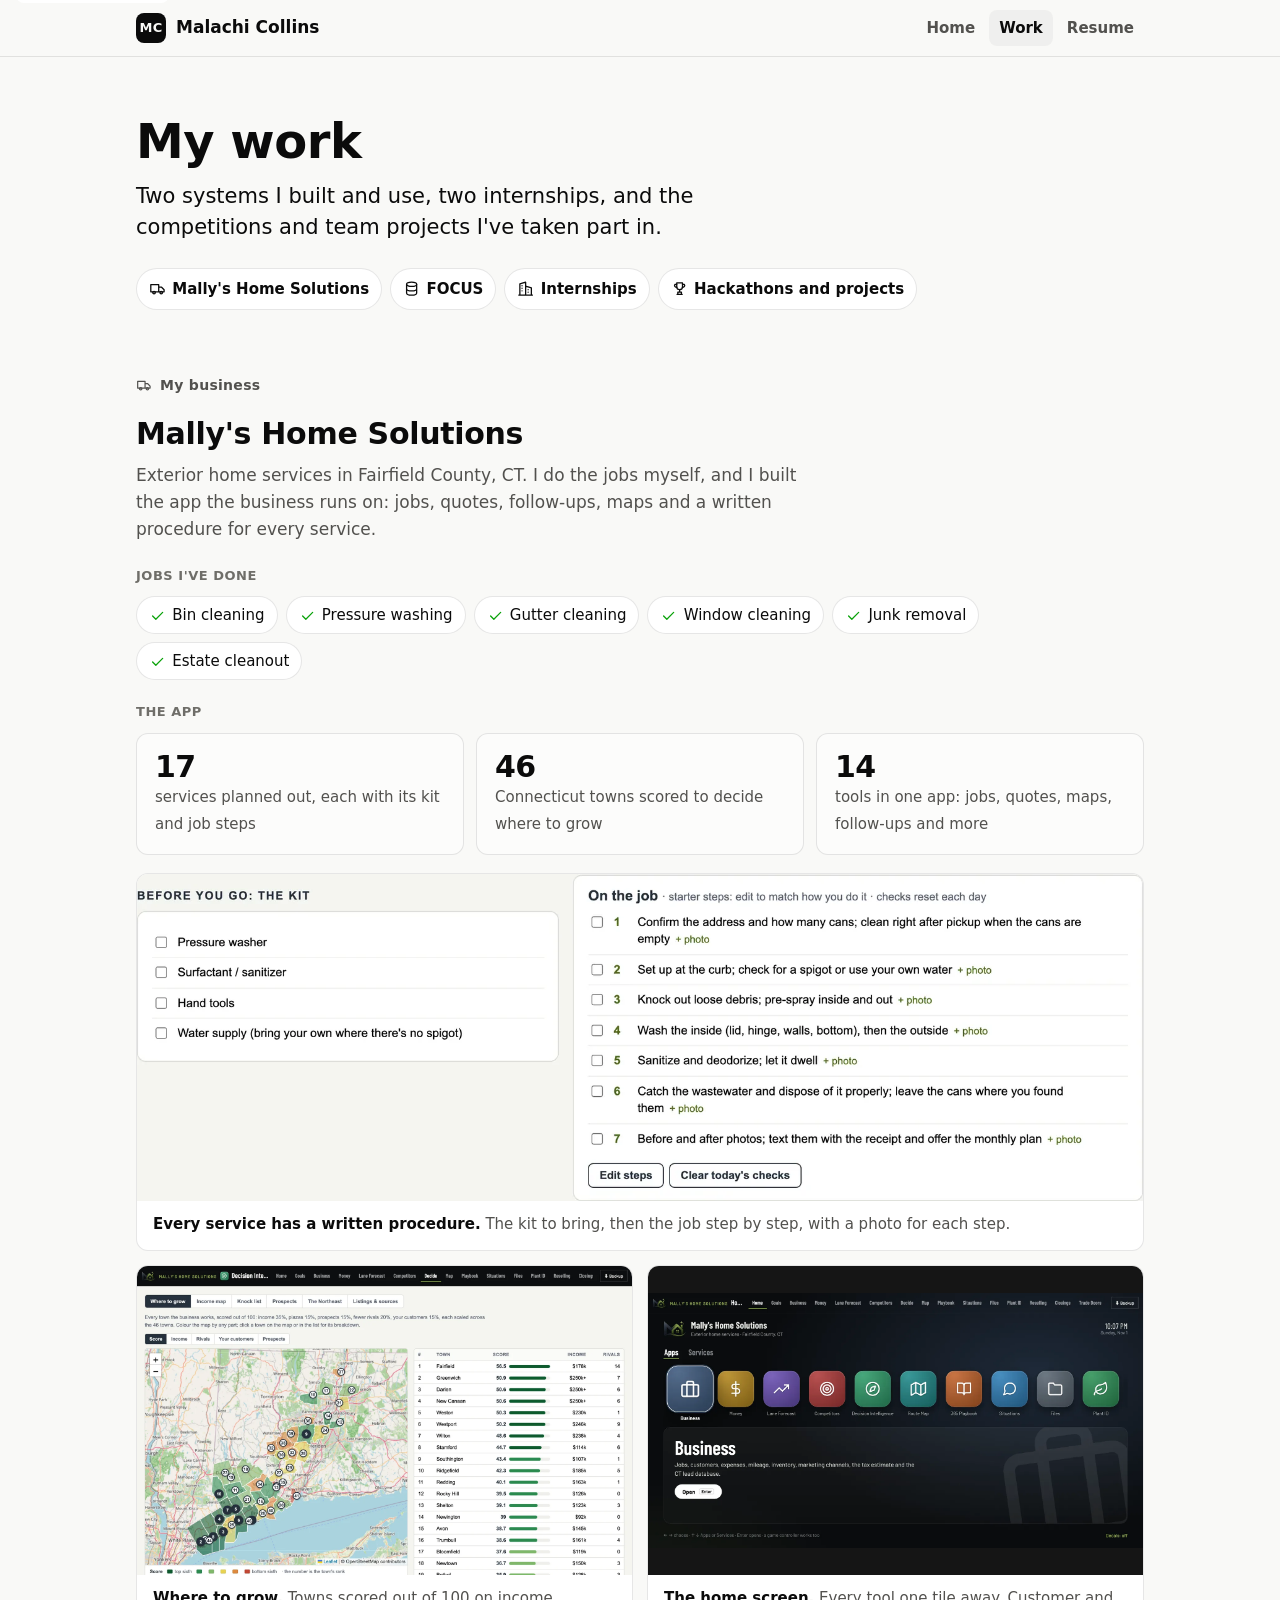
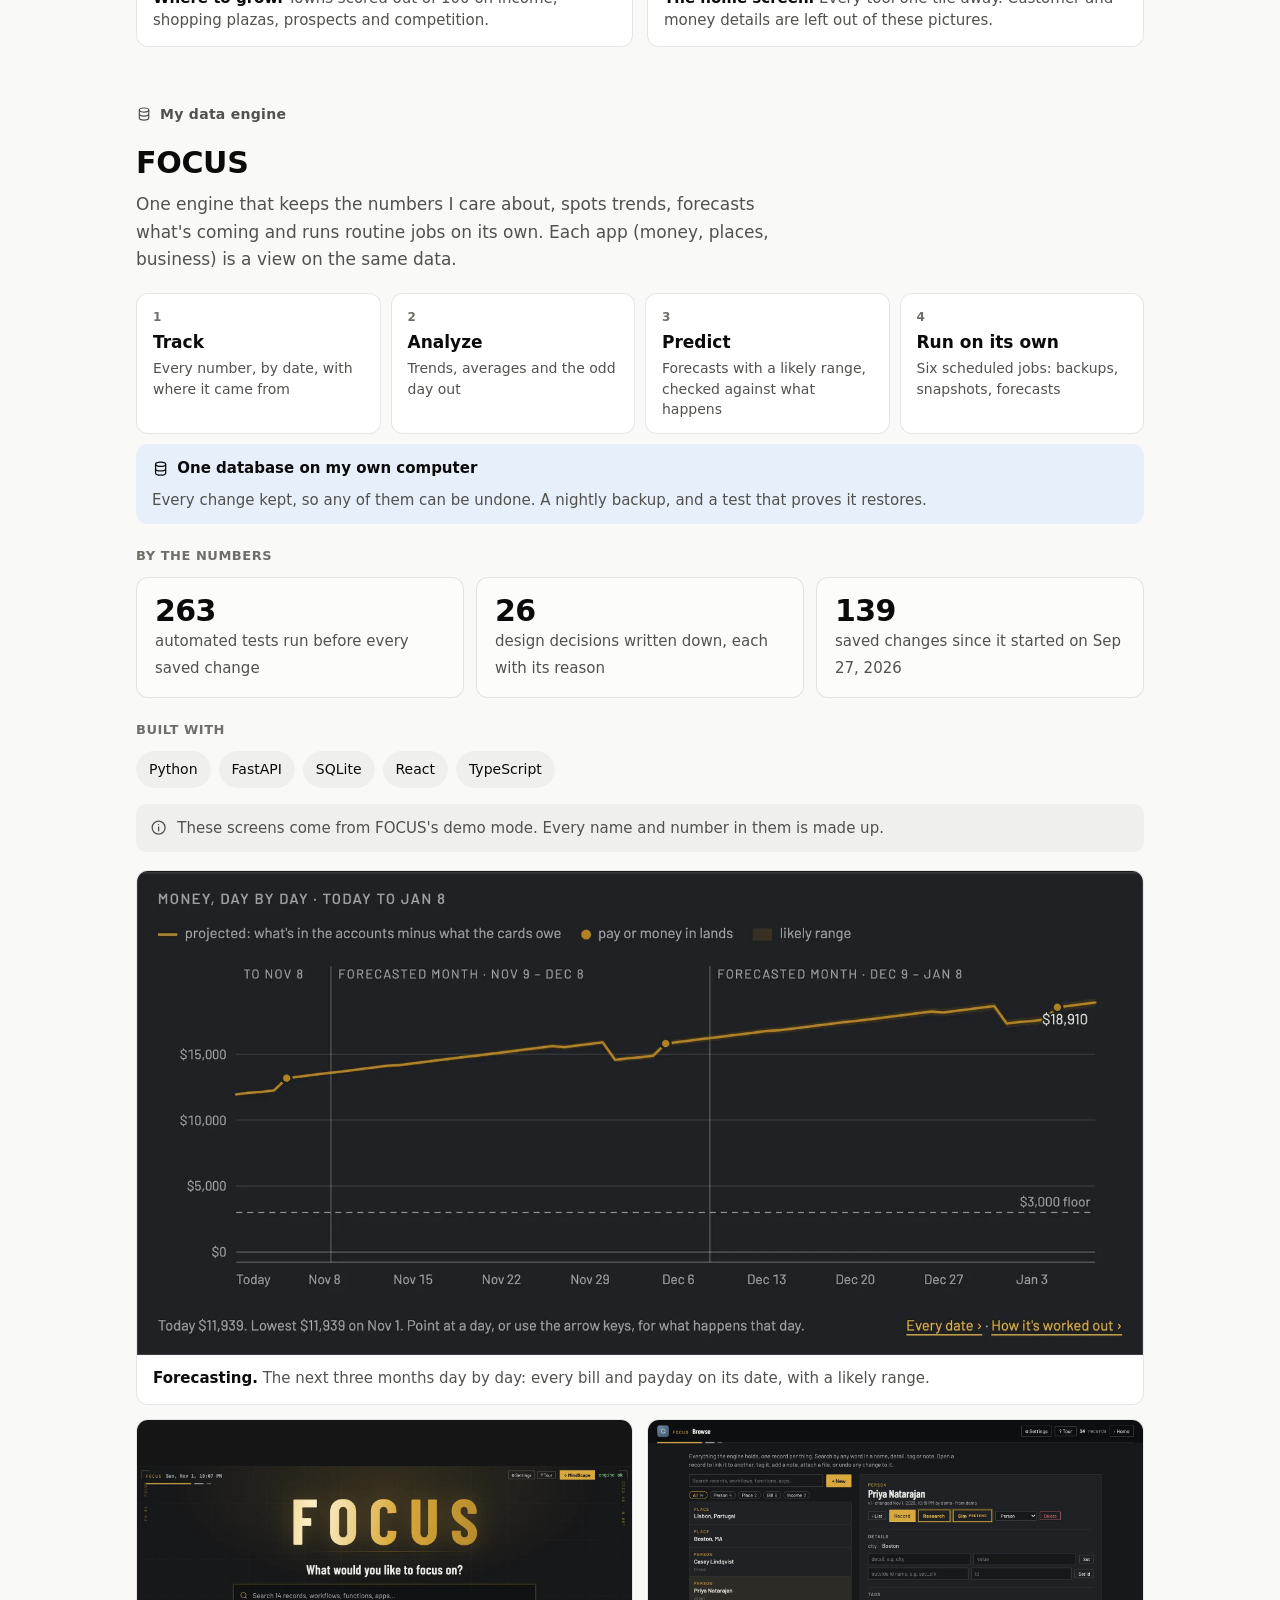
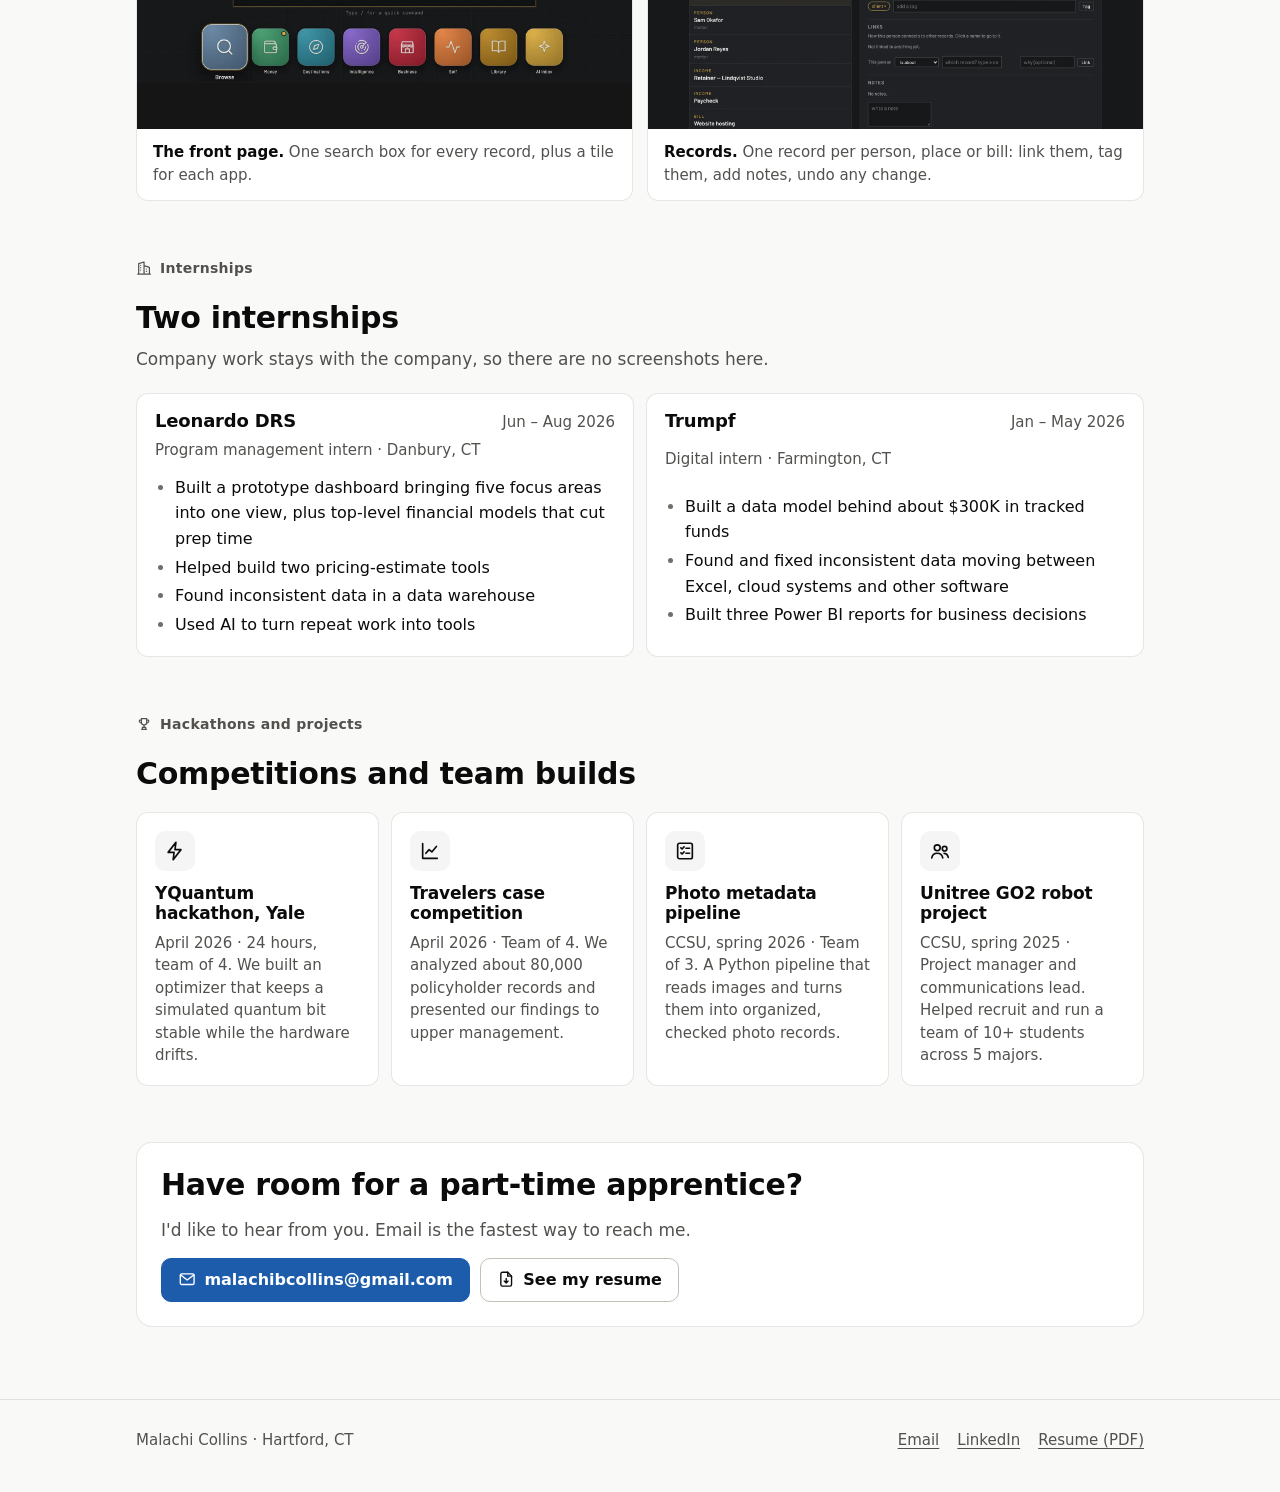
<file: docs/work.html>
<!doctype html>
<html lang="en">
<head>
<meta charset="utf-8">
<meta name="viewport" content="width=device-width, initial-scale=1">
<title>Work · Malachi Collins</title>
<meta name="description" content="The business I run, the software I built for it, my data engine, two internships, and the hackathons and team projects I've taken part in.">
<meta property="og:type" content="website">
<meta property="og:title" content="Work · Malachi Collins">
<meta property="og:description" content="My business and the app I built to run it, my data engine, two internships, hackathons and team projects.">
<meta property="og:url" content="https://malachicollins.org/work.html">
<meta property="og:image" content="https://malachicollins.org/assets/img/og-card.png">
<meta name="twitter:card" content="summary_large_image">
<meta name="theme-color" content="#f9f9f7" media="(prefers-color-scheme: light)">
<meta name="theme-color" content="#0d0d0d" media="(prefers-color-scheme: dark)">
<link rel="icon" href="favicon.svg" type="image/svg+xml">
<link rel="apple-touch-icon" href="assets/img/apple-touch-icon.png">
<link rel="stylesheet" href="assets/site.css">
</head>
<body>
<a class="skip" href="#main">Skip to content</a>
<header class="top">
  <div class="wrap">
    <a class="brand" href="./"><span class="mark" aria-hidden="true">MC</span><span class="name">Malachi Collins</span></a>
    <nav class="nav" aria-label="Pages">
      <a href="./">Home</a>
      <a href="work.html" aria-current="page">Work</a>
      <a href="resume.html">Resume</a>
    </nav>
  </div>
</header>

<main id="main">
  <div class="wrap">
    <section class="section" aria-labelledby="top">
      <div class="section-head">
        <h1 id="top">My work</h1>
        <p class="lead">Two systems I built and use, two internships, and the competitions and team projects I've taken part in.</p>
      </div>
      <nav class="jump" aria-label="On this page">
        <a href="#mallys"><svg class="icon" aria-hidden="true"><use href="assets/icons.svg#i-truck"/></svg>Mally's Home Solutions</a>
        <a href="#focus"><svg class="icon" aria-hidden="true"><use href="assets/icons.svg#i-database"/></svg>FOCUS</a>
        <a href="#internships"><svg class="icon" aria-hidden="true"><use href="assets/icons.svg#i-building"/></svg>Internships</a>
        <a href="#competitions"><svg class="icon" aria-hidden="true"><use href="assets/icons.svg#i-trophy"/></svg>Hackathons and projects</a>
      </nav>
    </section>

    <section class="project" id="mallys" aria-labelledby="mallys-h">
      <div class="project-head">
        <div class="kicker"><svg class="icon" aria-hidden="true"><use href="assets/icons.svg#i-truck"/></svg>My business</div>
        <h2 id="mallys-h">Mally's Home Solutions</h2>
        <p class="sub">Exterior home services in Fairfield County, CT. I do the jobs myself, and I built the app the business runs on: jobs, quotes, follow-ups, maps and a written procedure for every service.</p>
      </div>
      <div class="label-row">Jobs I've done</div>
      <div class="chips">
        <span><svg class="icon" aria-hidden="true"><use href="assets/icons.svg#i-check"/></svg>Bin cleaning</span>
        <span><svg class="icon" aria-hidden="true"><use href="assets/icons.svg#i-check"/></svg>Pressure washing</span>
        <span><svg class="icon" aria-hidden="true"><use href="assets/icons.svg#i-check"/></svg>Gutter cleaning</span>
        <span><svg class="icon" aria-hidden="true"><use href="assets/icons.svg#i-check"/></svg>Window cleaning</span>
        <span><svg class="icon" aria-hidden="true"><use href="assets/icons.svg#i-check"/></svg>Junk removal</span>
        <span><svg class="icon" aria-hidden="true"><use href="assets/icons.svg#i-check"/></svg>Estate cleanout</span>
      </div>
      <div class="label-row">The app</div>
      <div class="tiles">
        <div class="stat"><b>17</b><span>services planned out, each with its kit and job steps</span></div>
        <div class="stat"><b>46</b><span>Connecticut towns scored to decide where to grow</span></div>
        <div class="stat"><b>14</b><span>tools in one app: jobs, quotes, maps, follow-ups and more</span></div>
      </div>
      <div class="shots">
        <figure class="shot wide">
          <a href="assets/img/mhs-sop.webp"><img src="assets/img/mhs-sop.webp" width="1600" height="521" alt="A job procedure in the app: a kit checklist (pressure washer, surfactant, hand tools, water supply) and seven numbered job steps, each with a spot for a photo." loading="lazy"></a>
          <figcaption><b>Every service has a written procedure.</b> The kit to bring, then the job step by step, with a photo for each step.</figcaption>
        </figure>
        <figure class="shot">
          <a href="assets/img/mhs-decide.webp"><img src="assets/img/mhs-decide.webp" width="1600" height="1000" alt="A Connecticut town map colored by score next to a ranked list of towns with income and number of competitors." loading="lazy"></a>
          <figcaption><b>Where to grow.</b> Towns scored out of 100 on income, shopping plazas, prospects and competition.</figcaption>
        </figure>
        <figure class="shot">
          <a href="assets/img/mhs-console.webp"><img src="assets/img/mhs-console.webp" width="1600" height="825" alt="The app's home screen: a row of colored tiles for Business, Money, Lane Forecast, Competitors, Decision Intelligence, Route Map, Playbook, Situations, Files and Plant ID." loading="lazy"></a>
          <figcaption><b>The home screen.</b> Every tool one tile away. Customer and money details are left out of these pictures.</figcaption>
        </figure>
      </div>
    </section>

    <section class="project" id="focus" aria-labelledby="focus-h">
      <div class="project-head">
        <div class="kicker"><svg class="icon" aria-hidden="true"><use href="assets/icons.svg#i-database"/></svg>My data engine</div>
        <h2 id="focus-h">FOCUS</h2>
        <p class="sub">One engine that keeps the numbers I care about, spots trends, forecasts what's coming and runs routine jobs on its own. Each app (money, places, business) is a view on the same data.</p>
      </div>
      <div class="flow" aria-label="How FOCUS works">
        <div class="flow-steps">
          <div class="step"><div class="n">1</div><strong>Track</strong><span>Every number, by date, with where it came from</span></div>
          <div class="step"><div class="n">2</div><strong>Analyze</strong><span>Trends, averages and the odd day out</span></div>
          <div class="step"><div class="n">3</div><strong>Predict</strong><span>Forecasts with a likely range, checked against what happens</span></div>
          <div class="step"><div class="n">4</div><strong>Run on its own</strong><span>Six scheduled jobs: backups, snapshots, forecasts</span></div>
        </div>
        <div class="base"><strong><svg class="icon" aria-hidden="true"><use href="assets/icons.svg#i-database"/></svg>One database on my own computer</strong><span>Every change kept, so any of them can be undone. A nightly backup, and a test that proves it restores.</span></div>
      </div>
      <div class="label-row">By the numbers</div>
      <div class="tiles">
        <div class="stat"><b>263</b><span>automated tests run before every saved change</span></div>
        <div class="stat"><b>26</b><span>design decisions written down, each with its reason</span></div>
        <div class="stat"><b>139</b><span>saved changes since it started on Sep 27, 2026</span></div>
      </div>
      <div class="label-row">Built with</div>
      <div class="chips plain"><span>Python</span><span>FastAPI</span><span>SQLite</span><span>React</span><span>TypeScript</span></div>
      <div class="note"><svg class="icon" aria-hidden="true"><use href="assets/icons.svg#i-info"/></svg><span>These screens come from FOCUS's demo mode. Every name and number in them is made up.</span></div>
      <div class="shots">
        <figure class="shot wide">
          <a href="assets/img/focus-money.webp"><img src="assets/img/focus-money.webp" width="1600" height="771" alt="A day-by-day line chart of money from today through January, with the forecasted months marked and a dashed floor line." loading="lazy"></a>
          <figcaption><b>Forecasting.</b> The next three months day by day: every bill and payday on its date, with a likely range.</figcaption>
        </figure>
        <figure class="shot">
          <a href="assets/img/focus-home.webp"><img src="assets/img/focus-home.webp" width="1600" height="700" alt="The FOCUS home screen: the word FOCUS, a search box and a row of app tiles." loading="lazy"></a>
          <figcaption><b>The front page.</b> One search box for every record, plus a tile for each app.</figcaption>
        </figure>
        <figure class="shot">
          <a href="assets/img/focus-browse.webp"><img src="assets/img/focus-browse.webp" width="1600" height="1000" alt="The Browse screen: a list of records on the left and one record open on the right with its details, tags, links and notes." loading="lazy"></a>
          <figcaption><b>Records.</b> One record per person, place or bill: link them, tag them, add notes, undo any change.</figcaption>
        </figure>
      </div>
    </section>

    <section class="project" id="internships" aria-labelledby="intern-h">
      <div class="project-head">
        <div class="kicker"><svg class="icon" aria-hidden="true"><use href="assets/icons.svg#i-building"/></svg>Internships</div>
        <h2 id="intern-h">Two internships</h2>
        <p class="sub">Company work stays with the company, so there are no screenshots here.</p>
      </div>
      <div class="two">
        <article class="job">
          <div class="job-top"><h3>Leonardo DRS</h3><span class="when">Jun – Aug 2026</span></div>
          <div class="role">Program management intern · Danbury, CT</div>
          <ul>
            <li>Built a prototype dashboard bringing five focus areas into one view, plus top-level financial models that cut prep time</li>
            <li>Helped build two pricing-estimate tools</li>
            <li>Found inconsistent data in a data warehouse</li>
            <li>Used AI to turn repeat work into tools</li>
          </ul>
        </article>
        <article class="job">
          <div class="job-top"><h3>Trumpf</h3><span class="when">Jan – May 2026</span></div>
          <div class="role">Digital intern · Farmington, CT</div>
          <ul>
            <li>Built a data model behind about $300K in tracked funds</li>
            <li>Found and fixed inconsistent data moving between Excel, cloud systems and other software</li>
            <li>Built three Power BI reports for business decisions</li>
          </ul>
        </article>
      </div>
    </section>

    <section class="project" id="competitions" aria-labelledby="comp-h">
      <div class="project-head">
        <div class="kicker"><svg class="icon" aria-hidden="true"><use href="assets/icons.svg#i-trophy"/></svg>Hackathons and projects</div>
        <h2 id="comp-h">Competitions and team builds</h2>
      </div>
      <div class="tiles">
        <div class="tile">
          <div class="ico"><svg class="icon" aria-hidden="true"><use href="assets/icons.svg#i-bolt"/></svg></div>
          <h3>YQuantum hackathon, Yale</h3>
          <p>April 2026 · 24 hours, team of 4. We built an optimizer that keeps a simulated quantum bit stable while the hardware drifts.</p>
        </div>
        <div class="tile">
          <div class="ico"><svg class="icon" aria-hidden="true"><use href="assets/icons.svg#i-chart"/></svg></div>
          <h3>Travelers case competition</h3>
          <p>April 2026 · Team of 4. We analyzed about 80,000 policyholder records and presented our findings to upper management.</p>
        </div>
        <div class="tile">
          <div class="ico"><svg class="icon" aria-hidden="true"><use href="assets/icons.svg#i-list"/></svg></div>
          <h3>Photo metadata pipeline</h3>
          <p>CCSU, spring 2026 · Team of 3. A Python pipeline that reads images and turns them into organized, checked photo records.</p>
        </div>
        <div class="tile">
          <div class="ico"><svg class="icon" aria-hidden="true"><use href="assets/icons.svg#i-people"/></svg></div>
          <h3>Unitree GO2 robot project</h3>
          <p>CCSU, spring 2025 · Project manager and communications lead. Helped recruit and run a team of 10+ students across 5 majors.</p>
        </div>
      </div>
    </section>

    <section class="cta" aria-labelledby="talk">
      <h2 id="talk">Have room for a part-time apprentice?</h2>
      <p>I'd like to hear from you. Email is the fastest way to reach me.</p>
      <div class="actions">
        <a class="btn primary" href="mailto:malachibcollins@gmail.com"><svg class="icon" aria-hidden="true"><use href="assets/icons.svg#i-mail"/></svg>malachibcollins@gmail.com</a>
        <a class="btn" href="resume.html"><svg class="icon" aria-hidden="true"><use href="assets/icons.svg#i-file"/></svg>See my resume</a>
      </div>
    </section>
  </div>
</main>

<footer class="foot">
  <div class="wrap">
    <span>Malachi Collins · Hartford, CT</span>
    <nav aria-label="Contact">
      <a href="mailto:malachibcollins@gmail.com">Email</a>
      <a href="https://www.linkedin.com/in/malachi-collins/" rel="noopener">LinkedIn</a>
      <a href="assets/Malachi-Collins-Resume.pdf">Resume (PDF)</a>
    </nav>
  </div>
</footer>
</body>
</html>
</file>
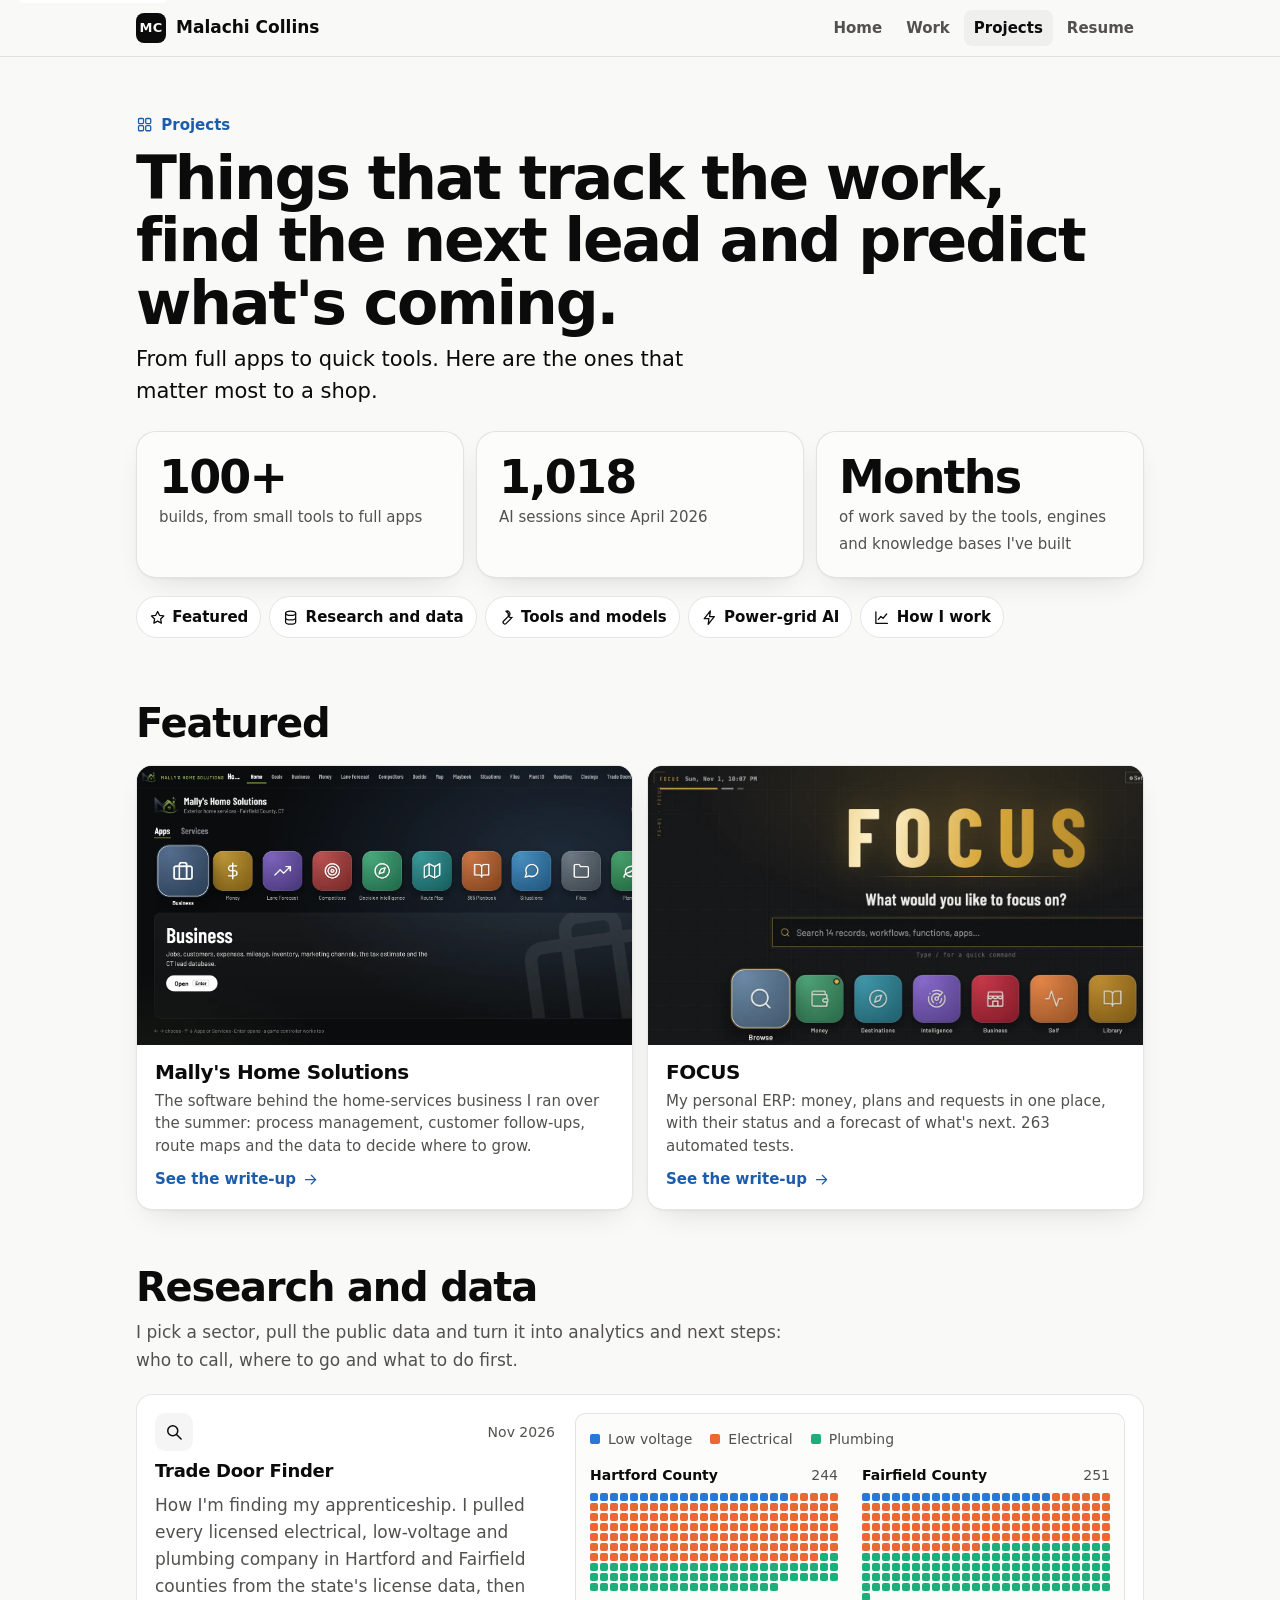
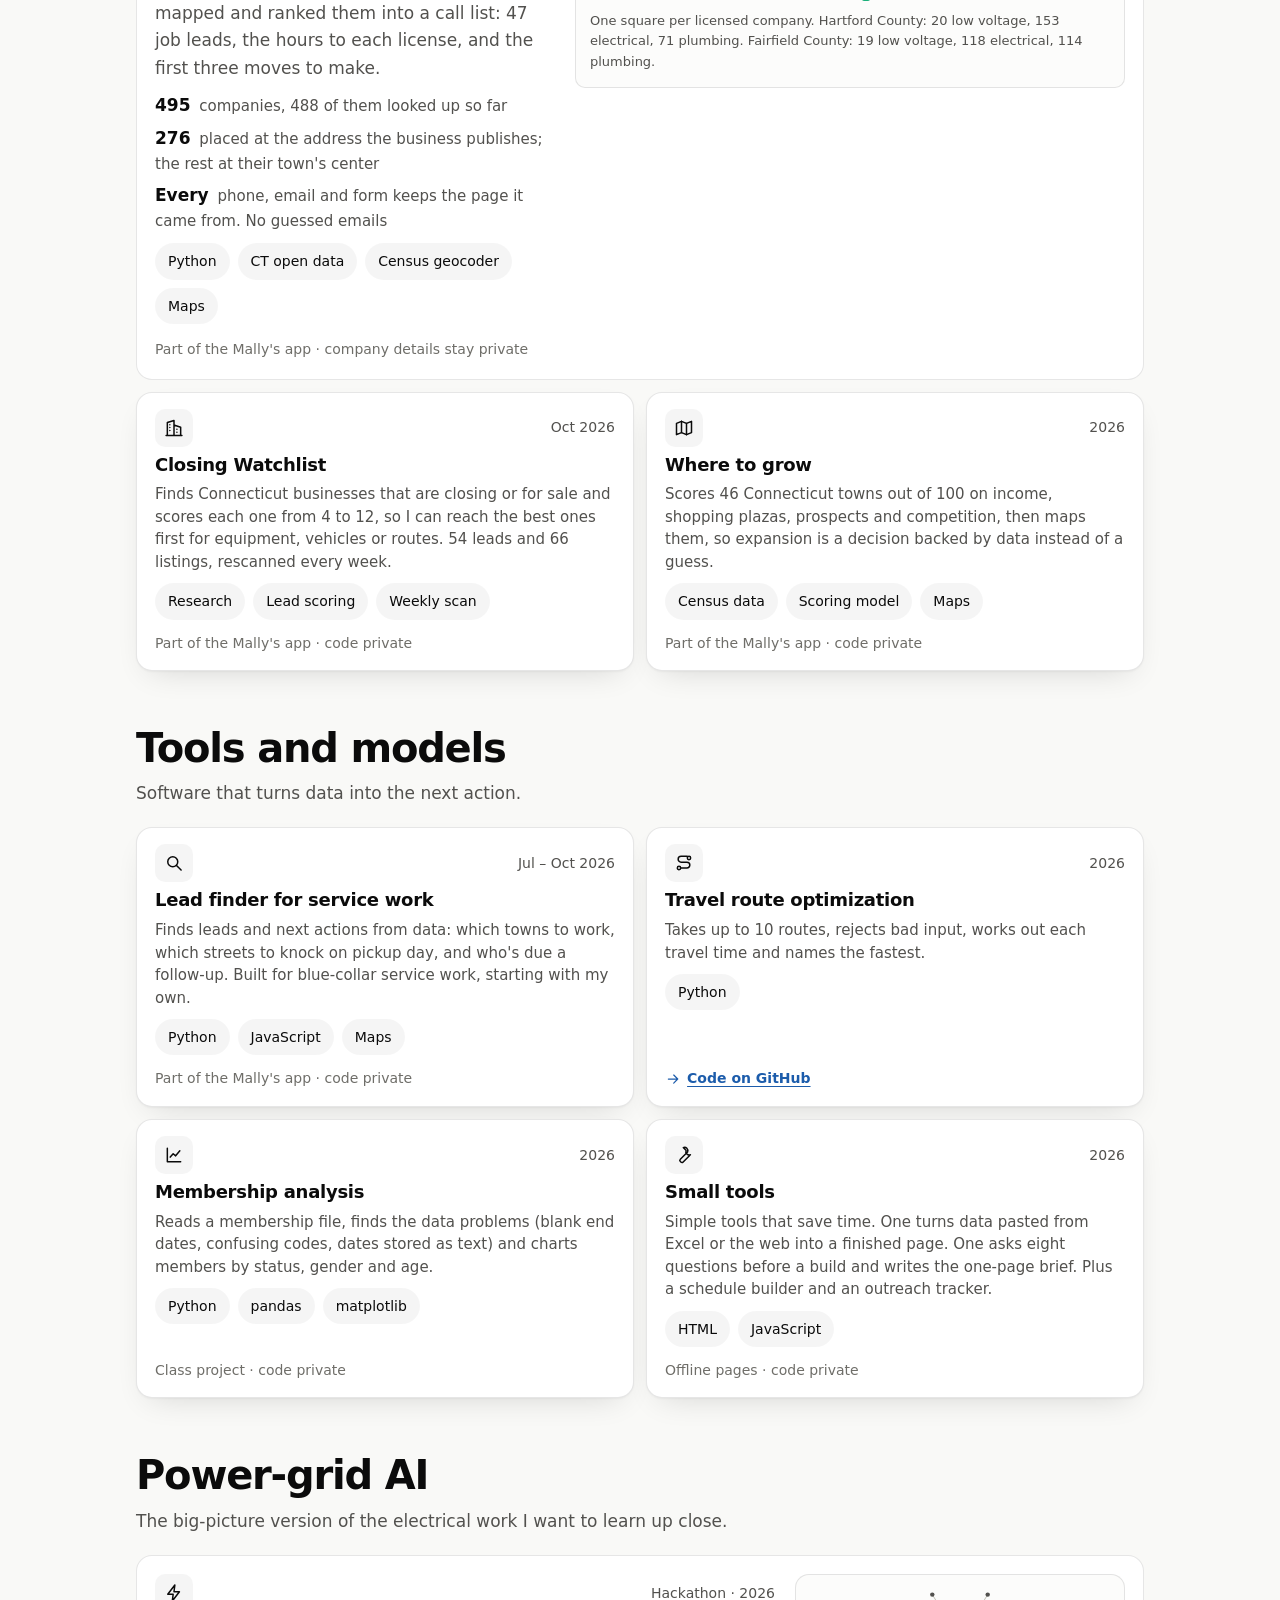
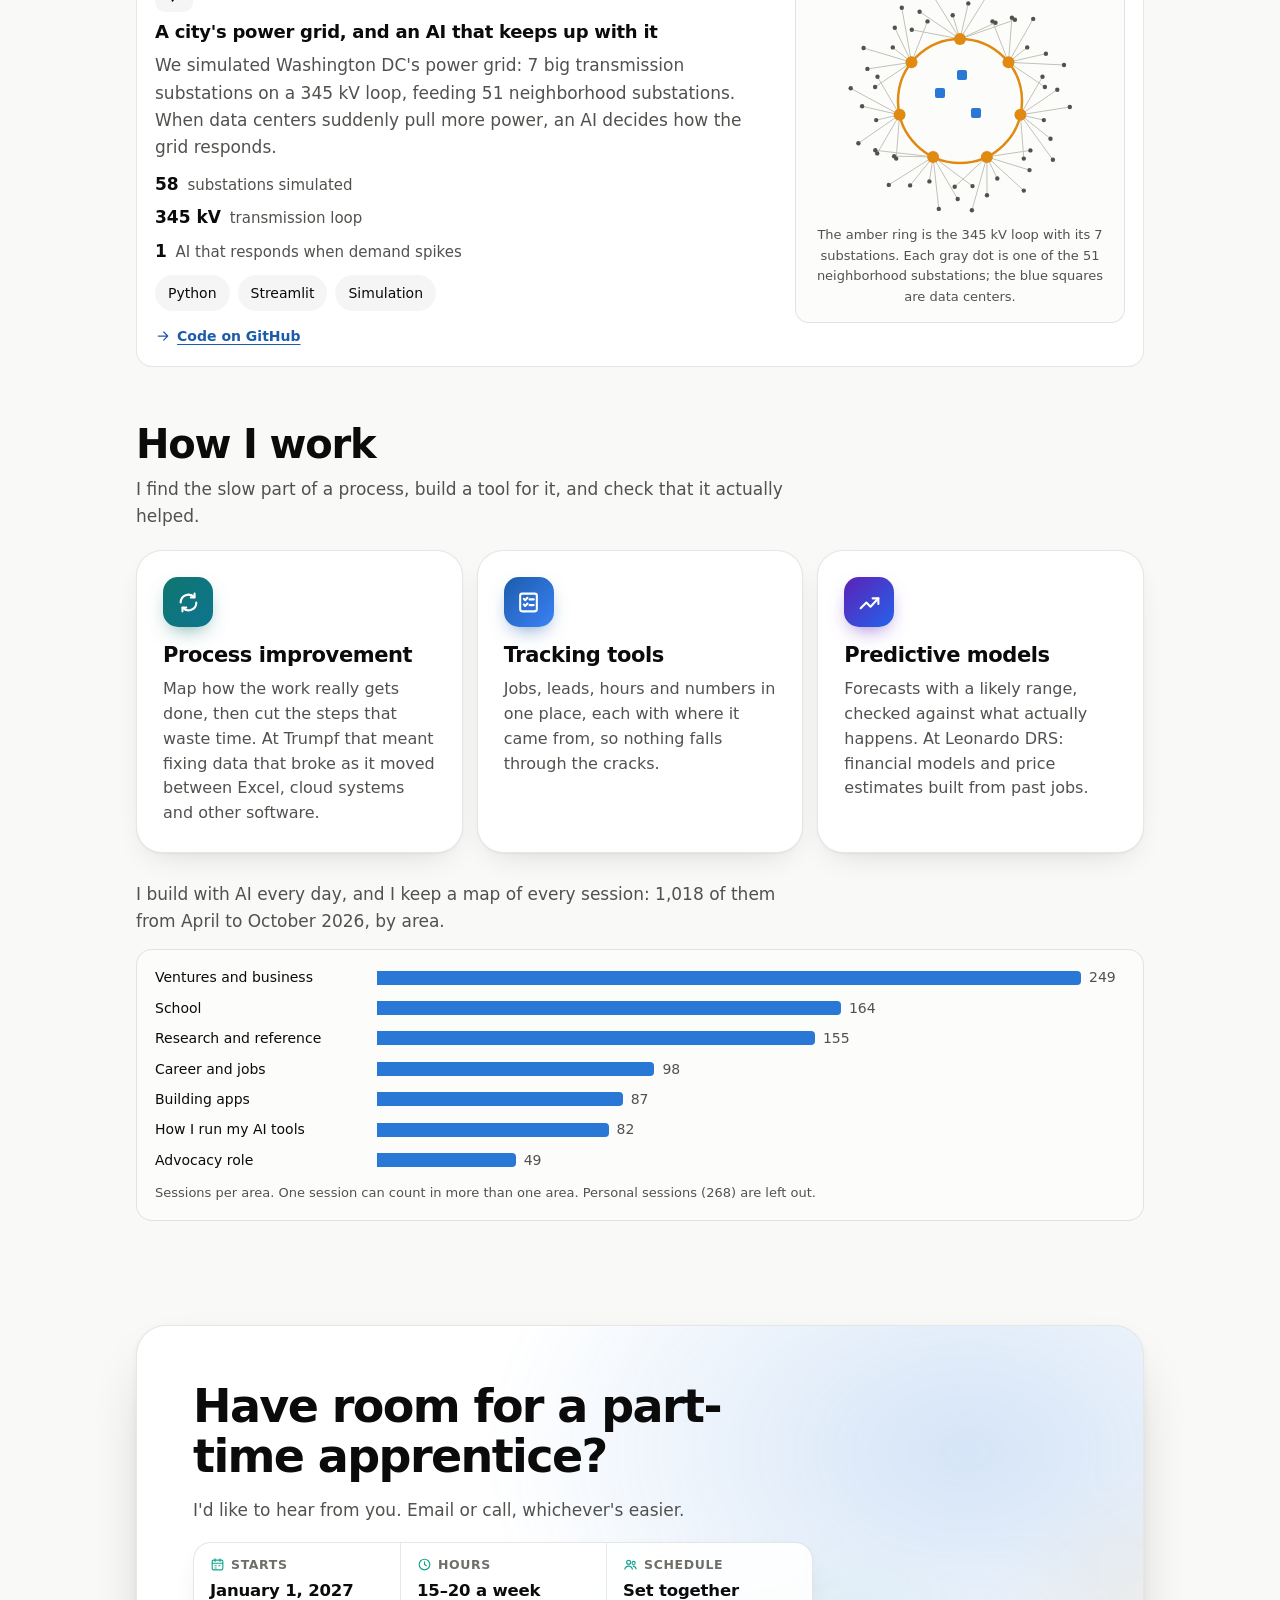
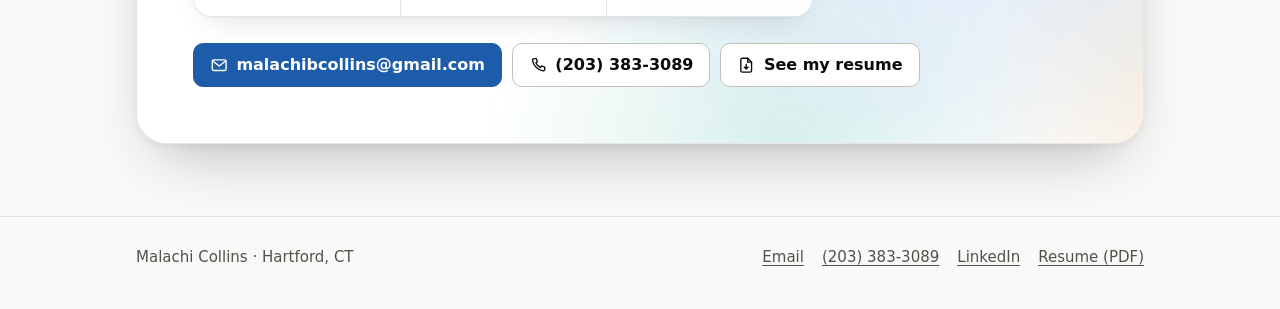
<file: docs/portfolio/projects.html>
<!doctype html>
<html lang="en">
<head>
<meta charset="utf-8">
<meta name="viewport" content="width=device-width, initial-scale=1">
<title>Projects · Malachi Collins</title>
<meta name="description" content="What I've built: my side hustle's software, a personal ERP, research that turns into leads, tools and models, and a power-grid AI.">
<meta property="og:type" content="website">
<meta property="og:title" content="Projects · Malachi Collins">
<meta property="og:description" content="What I've built: my side hustle's software, a personal ERP, research that turns into leads, tools and models, and a power-grid AI.">
<meta property="og:url" content="https://malachicollins.org/portfolio/projects.html">
<meta property="og:image" content="https://malachicollins.org/portfolio/assets/img/og-card.png">
<meta name="twitter:card" content="summary_large_image">
<meta name="theme-color" content="#f9f9f7" media="(prefers-color-scheme: light)">
<meta name="theme-color" content="#0d0d0d" media="(prefers-color-scheme: dark)">
<link rel="icon" href="favicon.svg" type="image/svg+xml">
<link rel="apple-touch-icon" href="assets/img/apple-touch-icon.png">
<link rel="stylesheet" href="assets/site.css">
<script src="assets/site.js" defer></script>
</head>
<body>
<a class="skip" href="#main">Skip to content</a>
<header class="top">
  <div class="wrap">
    <a class="brand" href="./"><span class="mark" aria-hidden="true">MC</span><span class="name">Malachi Collins</span></a>
    <nav class="nav" aria-label="Pages">
      <a href="./">Home</a>
      <a href="work.html">Work</a>
      <a href="projects.html" aria-current="page">Projects</a>
      <a href="resume.html">Resume</a>
    </nav>
  </div>
</header>

<main id="main">
  <div class="wrap">
    <section class="section" aria-labelledby="top">
      <div class="section-head">
        <span class="eyebrow"><svg class="icon" aria-hidden="true"><use href="assets/icons.svg#i-layout"/></svg>Projects</span>
        <h1 id="top">Things that track the work, find the next lead and predict what's coming.</h1>
        <p class="lead">From full apps to quick tools. Here are the ones that matter most to a shop.</p>
      </div>
      <div class="tiles">
        <div class="stat"><b data-count="100" data-suffix="+">100+</b><span>builds, from small tools to full apps</span></div>
        <div class="stat"><b data-count="1018">1,018</b><span>AI sessions since April 2026</span></div>
        <div class="stat"><b>Months</b><span>of work saved by the tools, engines and knowledge bases I've built</span></div>
      </div>
      <nav class="jump" aria-label="On this page">
        <a href="#featured"><svg class="icon" aria-hidden="true"><use href="assets/icons.svg#i-star"/></svg>Featured</a>
        <a href="#research"><svg class="icon" aria-hidden="true"><use href="assets/icons.svg#i-database"/></svg>Research and data</a>
        <a href="#tools"><svg class="icon" aria-hidden="true"><use href="assets/icons.svg#i-tools"/></svg>Tools and models</a>
        <a href="#grid"><svg class="icon" aria-hidden="true"><use href="assets/icons.svg#i-bolt"/></svg>Power-grid AI</a>
        <a href="#ai"><svg class="icon" aria-hidden="true"><use href="assets/icons.svg#i-chart"/></svg>How I work</a>
      </nav>
    </section>

    <section class="project" id="featured" aria-labelledby="featured-h">
      <div class="project-head"><h2 id="featured-h">Featured</h2></div>
      <div class="cards two-up">
        <a class="card" href="work.html#mallys">
          <div class="pic"><img src="assets/img/mhs-console.webp" width="1600" height="825" alt="The Mally's Home Solutions app's home screen: a row of app tiles." loading="lazy"></div>
          <div class="body"><h3>Mally's Home Solutions</h3><p>The software behind the home-services business I ran over the summer: process management, customer follow-ups, route maps and the data to decide where to grow.</p><span class="more">See the write-up<svg class="icon" aria-hidden="true"><use href="assets/icons.svg#i-arrow"/></svg></span></div>
        </a>
        <a class="card" href="work.html#focus">
          <div class="pic"><img src="assets/img/focus-home.webp" width="1600" height="700" alt="The FOCUS home screen: a search box and a row of app tiles." loading="lazy"></div>
          <div class="body"><h3>FOCUS</h3><p>My personal ERP: money, plans and requests in one place, with their status and a forecast of what's next. 263 automated tests.</p><span class="more">See the write-up<svg class="icon" aria-hidden="true"><use href="assets/icons.svg#i-arrow"/></svg></span></div>
        </a>
      </div>
    </section>

    <section class="project" id="research" aria-labelledby="research-h">
      <div class="project-head">
        <h2 id="research-h">Research and data</h2>
        <p class="sub">I pick a sector, pull the public data and turn it into analytics and next steps: who to call, where to go and what to do first.</p>
      </div>
      <article class="finder">
        <div class="finder-text">
          <div class="ptile-top"><span class="ico"><svg class="icon" aria-hidden="true"><use href="assets/icons.svg#i-search"/></svg></span><span class="when">Nov 2026</span></div>
          <h3>Trade Door Finder</h3>
          <p>How I'm finding my apprenticeship. I pulled every licensed electrical, low-voltage and plumbing company in Hartford and Fairfield counties from the state's license data, then mapped and ranked them into a call list: 47 job leads, the hours to each license, and the first three moves to make.</p>
          <ul class="facts">
            <li><b>495</b> companies, 488 of them looked up so far</li>
            <li><b>276</b> placed at the address the business publishes; the rest at their town's center</li>
            <li><b>Every</b> phone, email and form keeps the page it came from. No guessed emails</li>
          </ul>
          <div class="chips plain"><span>Python</span><span>CT open data</span><span>Census geocoder</span><span>Maps</span></div>
          <span class="code muted">Part of the Mally's app · company details stay private</span>
        </div>
        <figure class="finder-chart" aria-labelledby="waffle-cap">
          <div class="legend" aria-hidden="true"><span><i class="w-a"></i>Low voltage</span><span><i class="w-b"></i>Electrical</span><span><i class="w-c"></i>Plumbing</span></div>
          <div class="counties">
            <div><div class="county"><b>Hartford County</b><span>244</span></div><div class="waffle" aria-hidden="true"><i class=a></i><i class=a></i><i class=a></i><i class=a></i><i class=a></i><i class=a></i><i class=a></i><i class=a></i><i class=a></i><i class=a></i><i class=a></i><i class=a></i><i class=a></i><i class=a></i><i class=a></i><i class=a></i><i class=a></i><i class=a></i><i class=a></i><i class=a></i><i class=b></i><i class=b></i><i class=b></i><i class=b></i><i class=b></i><i class=b></i><i class=b></i><i class=b></i><i class=b></i><i class=b></i><i class=b></i><i class=b></i><i class=b></i><i class=b></i><i class=b></i><i class=b></i><i class=b></i><i class=b></i><i class=b></i><i class=b></i><i class=b></i><i class=b></i><i class=b></i><i class=b></i><i class=b></i><i class=b></i><i class=b></i><i class=b></i><i class=b></i><i class=b></i><i class=b></i><i class=b></i><i class=b></i><i class=b></i><i class=b></i><i class=b></i><i class=b></i><i class=b></i><i class=b></i><i class=b></i><i class=b></i><i class=b></i><i class=b></i><i class=b></i><i class=b></i><i class=b></i><i class=b></i><i class=b></i><i class=b></i><i class=b></i><i class=b></i><i class=b></i><i class=b></i><i class=b></i><i class=b></i><i class=b></i><i class=b></i><i class=b></i><i class=b></i><i class=b></i><i class=b></i><i class=b></i><i class=b></i><i class=b></i><i class=b></i><i class=b></i><i class=b></i><i class=b></i><i class=b></i><i class=b></i><i class=b></i><i class=b></i><i class=b></i><i class=b></i><i class=b></i><i class=b></i><i class=b></i><i class=b></i><i class=b></i><i class=b></i><i class=b></i><i class=b></i><i class=b></i><i class=b></i><i class=b></i><i class=b></i><i class=b></i><i class=b></i><i class=b></i><i class=b></i><i class=b></i><i class=b></i><i class=b></i><i class=b></i><i class=b></i><i class=b></i><i class=b></i><i class=b></i><i class=b></i><i class=b></i><i class=b></i><i class=b></i><i class=b></i><i class=b></i><i class=b></i><i class=b></i><i class=b></i><i class=b></i><i class=b></i><i class=b></i><i class=b></i><i class=b></i><i class=b></i><i class=b></i><i class=b></i><i class=b></i><i class=b></i><i class=b></i><i class=b></i><i class=b></i><i class=b></i><i class=b></i><i class=b></i><i class=b></i><i class=b></i><i class=b></i><i class=b></i><i class=b></i><i class=b></i><i class=b></i><i class=b></i><i class=b></i><i class=b></i><i class=b></i><i class=b></i><i class=b></i><i class=b></i><i class=b></i><i class=b></i><i class=b></i><i class=b></i><i class=b></i><i class=b></i><i class=b></i><i class=b></i><i class=b></i><i class=b></i><i class=b></i><i class=b></i><i class=b></i><i class=b></i><i class=b></i><i class=b></i><i class=c></i><i class=c></i><i class=c></i><i class=c></i><i class=c></i><i class=c></i><i class=c></i><i class=c></i><i class=c></i><i class=c></i><i class=c></i><i class=c></i><i class=c></i><i class=c></i><i class=c></i><i class=c></i><i class=c></i><i class=c></i><i class=c></i><i class=c></i><i class=c></i><i class=c></i><i class=c></i><i class=c></i><i class=c></i><i class=c></i><i class=c></i><i class=c></i><i class=c></i><i class=c></i><i class=c></i><i class=c></i><i class=c></i><i class=c></i><i class=c></i><i class=c></i><i class=c></i><i class=c></i><i class=c></i><i class=c></i><i class=c></i><i class=c></i><i class=c></i><i class=c></i><i class=c></i><i class=c></i><i class=c></i><i class=c></i><i class=c></i><i class=c></i><i class=c></i><i class=c></i><i class=c></i><i class=c></i><i class=c></i><i class=c></i><i class=c></i><i class=c></i><i class=c></i><i class=c></i><i class=c></i><i class=c></i><i class=c></i><i class=c></i><i class=c></i><i class=c></i><i class=c></i><i class=c></i><i class=c></i><i class=c></i><i class=c></i></div></div>
            <div><div class="county"><b>Fairfield County</b><span>251</span></div><div class="waffle" aria-hidden="true"><i class=a></i><i class=a></i><i class=a></i><i class=a></i><i class=a></i><i class=a></i><i class=a></i><i class=a></i><i class=a></i><i class=a></i><i class=a></i><i class=a></i><i class=a></i><i class=a></i><i class=a></i><i class=a></i><i class=a></i><i class=a></i><i class=a></i><i class=b></i><i class=b></i><i class=b></i><i class=b></i><i class=b></i><i class=b></i><i class=b></i><i class=b></i><i class=b></i><i class=b></i><i class=b></i><i class=b></i><i class=b></i><i class=b></i><i class=b></i><i class=b></i><i class=b></i><i class=b></i><i class=b></i><i class=b></i><i class=b></i><i class=b></i><i class=b></i><i class=b></i><i class=b></i><i class=b></i><i class=b></i><i class=b></i><i class=b></i><i class=b></i><i class=b></i><i class=b></i><i class=b></i><i class=b></i><i class=b></i><i class=b></i><i class=b></i><i class=b></i><i class=b></i><i class=b></i><i class=b></i><i class=b></i><i class=b></i><i class=b></i><i class=b></i><i class=b></i><i class=b></i><i class=b></i><i class=b></i><i class=b></i><i class=b></i><i class=b></i><i class=b></i><i class=b></i><i class=b></i><i class=b></i><i class=b></i><i class=b></i><i class=b></i><i class=b></i><i class=b></i><i class=b></i><i class=b></i><i class=b></i><i class=b></i><i class=b></i><i class=b></i><i class=b></i><i class=b></i><i class=b></i><i class=b></i><i class=b></i><i class=b></i><i class=b></i><i class=b></i><i class=b></i><i class=b></i><i class=b></i><i class=b></i><i class=b></i><i class=b></i><i class=b></i><i class=b></i><i class=b></i><i class=b></i><i class=b></i><i class=b></i><i class=b></i><i class=b></i><i class=b></i><i class=b></i><i class=b></i><i class=b></i><i class=b></i><i class=b></i><i class=b></i><i class=b></i><i class=b></i><i class=b></i><i class=b></i><i class=b></i><i class=b></i><i class=b></i><i class=b></i><i class=b></i><i class=b></i><i class=b></i><i class=b></i><i class=b></i><i class=b></i><i class=b></i><i class=b></i><i class=b></i><i class=b></i><i class=b></i><i class=b></i><i class=b></i><i class=b></i><i class=c></i><i class=c></i><i class=c></i><i class=c></i><i class=c></i><i class=c></i><i class=c></i><i class=c></i><i class=c></i><i class=c></i><i class=c></i><i class=c></i><i class=c></i><i class=c></i><i class=c></i><i class=c></i><i class=c></i><i class=c></i><i class=c></i><i class=c></i><i class=c></i><i class=c></i><i class=c></i><i class=c></i><i class=c></i><i class=c></i><i class=c></i><i class=c></i><i class=c></i><i class=c></i><i class=c></i><i class=c></i><i class=c></i><i class=c></i><i class=c></i><i class=c></i><i class=c></i><i class=c></i><i class=c></i><i class=c></i><i class=c></i><i class=c></i><i class=c></i><i class=c></i><i class=c></i><i class=c></i><i class=c></i><i class=c></i><i class=c></i><i class=c></i><i class=c></i><i class=c></i><i class=c></i><i class=c></i><i class=c></i><i class=c></i><i class=c></i><i class=c></i><i class=c></i><i class=c></i><i class=c></i><i class=c></i><i class=c></i><i class=c></i><i class=c></i><i class=c></i><i class=c></i><i class=c></i><i class=c></i><i class=c></i><i class=c></i><i class=c></i><i class=c></i><i class=c></i><i class=c></i><i class=c></i><i class=c></i><i class=c></i><i class=c></i><i class=c></i><i class=c></i><i class=c></i><i class=c></i><i class=c></i><i class=c></i><i class=c></i><i class=c></i><i class=c></i><i class=c></i><i class=c></i><i class=c></i><i class=c></i><i class=c></i><i class=c></i><i class=c></i><i class=c></i><i class=c></i><i class=c></i><i class=c></i><i class=c></i><i class=c></i><i class=c></i><i class=c></i><i class=c></i><i class=c></i><i class=c></i><i class=c></i><i class=c></i><i class=c></i><i class=c></i><i class=c></i><i class=c></i><i class=c></i><i class=c></i></div></div>
          </div>
          <figcaption id="waffle-cap">One square per licensed company. Hartford County: 20 low voltage, 153 electrical, 71 plumbing. Fairfield County: 19 low voltage, 118 electrical, 114 plumbing.</figcaption>
        </figure>
      </article>
      <div class="ptiles">
        <article class="ptile">
          <div class="ptile-top"><span class="ico"><svg class="icon" aria-hidden="true"><use href="assets/icons.svg#i-building"/></svg></span><span class="when">Oct 2026</span></div>
          <h3>Closing Watchlist</h3>
          <p>Finds Connecticut businesses that are closing or for sale and scores each one from 4 to 12, so I can reach the best ones first for equipment, vehicles or routes. 54 leads and 66 listings, rescanned every week.</p>
          <div class="chips plain"><span>Research</span><span>Lead scoring</span><span>Weekly scan</span></div>
          <span class="code muted">Part of the Mally's app · code private</span>
        </article>
        <article class="ptile">
          <div class="ptile-top"><span class="ico"><svg class="icon" aria-hidden="true"><use href="assets/icons.svg#i-map"/></svg></span><span class="when">2026</span></div>
          <h3>Where to grow</h3>
          <p>Scores 46 Connecticut towns out of 100 on income, shopping plazas, prospects and competition, then maps them, so expansion is a decision backed by data instead of a guess.</p>
          <div class="chips plain"><span>Census data</span><span>Scoring model</span><span>Maps</span></div>
          <span class="code muted">Part of the Mally's app · code private</span>
        </article>
      </div>
    </section>

    <section class="project" id="tools" aria-labelledby="tools-h">
      <div class="project-head">
        <h2 id="tools-h">Tools and models</h2>
        <p class="sub">Software that turns data into the next action.</p>
      </div>
      <div class="ptiles two-by-two">
        <article class="ptile">
          <div class="ptile-top"><span class="ico"><svg class="icon" aria-hidden="true"><use href="assets/icons.svg#i-search"/></svg></span><span class="when">Jul – Oct 2026</span></div>
          <h3>Lead finder for service work</h3>
          <p>Finds leads and next actions from data: which towns to work, which streets to knock on pickup day, and who's due a follow-up. Built for blue-collar service work, starting with my own.</p>
          <div class="chips plain"><span>Python</span><span>JavaScript</span><span>Maps</span></div>
          <span class="code muted">Part of the Mally's app · code private</span>
        </article>
        <article class="ptile">
          <div class="ptile-top"><span class="ico"><svg class="icon" aria-hidden="true"><use href="assets/icons.svg#i-route"/></svg></span><span class="when">2026</span></div>
          <h3>Travel route optimization</h3>
          <p>Takes up to 10 routes, rejects bad input, works out each travel time and names the fastest.</p>
          <div class="chips plain"><span>Python</span></div>
          <a class="code" href="https://github.com/mallythearchitect/MIS-310-Travel-Route-Optimization" rel="noopener"><svg class="icon" aria-hidden="true"><use href="assets/icons.svg#i-arrow"/></svg>Code on GitHub</a>
        </article>
        <article class="ptile">
          <div class="ptile-top"><span class="ico"><svg class="icon" aria-hidden="true"><use href="assets/icons.svg#i-chart"/></svg></span><span class="when">2026</span></div>
          <h3>Membership analysis</h3>
          <p>Reads a membership file, finds the data problems (blank end dates, confusing codes, dates stored as text) and charts members by status, gender and age.</p>
          <div class="chips plain"><span>Python</span><span>pandas</span><span>matplotlib</span></div>
          <span class="code muted">Class project · code private</span>
        </article>
        <article class="ptile">
          <div class="ptile-top"><span class="ico"><svg class="icon" aria-hidden="true"><use href="assets/icons.svg#i-tools"/></svg></span><span class="when">2026</span></div>
          <h3>Small tools</h3>
          <p>Simple tools that save time. One turns data pasted from Excel or the web into a finished page. One asks eight questions before a build and writes the one-page brief. Plus a schedule builder and an outreach tracker.</p>
          <div class="chips plain"><span>HTML</span><span>JavaScript</span></div>
          <span class="code muted">Offline pages · code private</span>
        </article>
      </div>
    </section>

    <section class="project" id="grid" aria-labelledby="grid-h">
      <div class="project-head">
        <h2 id="grid-h">Power-grid AI</h2>
        <p class="sub">The big-picture version of the electrical work I want to learn up close.</p>
      </div>
      <article class="finder">
        <div class="finder-text">
          <div class="ptile-top"><span class="ico"><svg class="icon" aria-hidden="true"><use href="assets/icons.svg#i-bolt"/></svg></span><span class="when">Hackathon · 2026</span></div>
          <h3>A city's power grid, and an AI that keeps up with it</h3>
          <p>We simulated Washington DC's power grid: 7 big transmission substations on a 345 kV loop, feeding 51 neighborhood substations. When data centers suddenly pull more power, an AI decides how the grid responds.</p>
          <ul class="facts">
            <li><b>58</b> substations simulated</li>
            <li><b>345 kV</b> transmission loop</li>
            <li><b>1</b> AI that responds when demand spikes</li>
          </ul>
          <div class="chips plain"><span>Python</span><span>Streamlit</span><span>Simulation</span></div>
          <a class="code" href="https://github.com/mallythearchitect/SCPS-Hackathon" rel="noopener"><svg class="icon" aria-hidden="true"><use href="assets/icons.svg#i-arrow"/></svg>Code on GitHub</a>
        </div>
        <figure class="grid-fig">
          <svg viewBox="0 0 300 228" role="img" aria-labelledby="grid-cap"><line class="feed" x1="150.0" y1="50.0" x2="101.8" y2="40.8"/><line class="feed" x1="150.0" y1="50.0" x2="109.6" y2="22.7"/><line class="feed" x1="150.0" y1="50.0" x2="122.3" y2="5.6"/><line class="feed" x1="150.0" y1="50.0" x2="142.7" y2="26.3"/><line class="feed" x1="150.0" y1="50.0" x2="158.3" y2="14.4"/><line class="feed" x1="150.0" y1="50.0" x2="177.7" y2="5.6"/><line class="feed" x1="150.0" y1="50.0" x2="185.5" y2="33.7"/><line class="feed" x1="150.0" y1="50.0" x2="204.9" y2="30.8"/><line class="feed" x1="198.5" y1="73.3" x2="182.5" y2="32.4"/><line class="feed" x1="198.5" y1="73.3" x2="201.9" y2="28.8"/><line class="feed" x1="198.5" y1="73.3" x2="223.2" y2="29.9"/><line class="feed" x1="198.5" y1="73.3" x2="217.2" y2="58.4"/><line class="feed" x1="198.5" y1="73.3" x2="235.9" y2="64.7"/><line class="feed" x1="198.5" y1="73.3" x2="254.0" y2="76.0"/><line class="feed" x1="198.5" y1="73.3" x2="234.9" y2="98.0"/><line class="feed" x1="210.4" y1="125.8" x2="232.5" y2="87.8"/><line class="feed" x1="210.4" y1="125.8" x2="247.3" y2="100.7"/><line class="feed" x1="210.4" y1="125.8" x2="259.8" y2="118.0"/><line class="feed" x1="210.4" y1="125.8" x2="233.8" y2="131.1"/><line class="feed" x1="210.4" y1="125.8" x2="240.5" y2="149.7"/><line class="feed" x1="210.4" y1="125.8" x2="242.9" y2="170.8"/><line class="feed" x1="210.4" y1="125.8" x2="213.8" y2="169.6"/><line class="feed" x1="176.9" y1="167.9" x2="220.4" y2="161.4"/><line class="feed" x1="176.9" y1="167.9" x2="219.5" y2="181.1"/><line class="feed" x1="176.9" y1="167.9" x2="213.8" y2="201.6"/><line class="feed" x1="176.9" y1="167.9" x2="187.3" y2="189.5"/><line class="feed" x1="176.9" y1="167.9" x2="177.0" y2="206.2"/><line class="feed" x1="176.9" y1="167.9" x2="161.9" y2="221.3"/><line class="feed" x1="176.9" y1="167.9" x2="144.7" y2="197.8"/><line class="feed" x1="123.1" y1="167.9" x2="162.5" y2="197.1"/><line class="feed" x1="123.1" y1="167.9" x2="147.7" y2="210.0"/><line class="feed" x1="123.1" y1="167.9" x2="128.8" y2="219.9"/><line class="feed" x1="123.1" y1="167.9" x2="119.4" y2="192.4"/><line class="feed" x1="123.1" y1="167.9" x2="100.1" y2="196.4"/><line class="feed" x1="123.1" y1="167.9" x2="78.8" y2="195.9"/><line class="feed" x1="123.1" y1="167.9" x2="84.1" y2="167.2"/><line class="feed" x1="123.1" y1="167.9" x2="65.3" y2="161.3"/><line class="feed" x1="89.6" y1="125.8" x2="86.2" y2="169.6"/><line class="feed" x1="89.6" y1="125.8" x2="67.2" y2="164.4"/><line class="feed" x1="89.6" y1="125.8" x2="48.4" y2="154.3"/><line class="feed" x1="89.6" y1="125.8" x2="66.2" y2="131.1"/><line class="feed" x1="89.6" y1="125.8" x2="52.1" y2="117.3"/><line class="feed" x1="89.6" y1="125.8" x2="40.7" y2="99.3"/><line class="feed" x1="89.6" y1="125.8" x2="67.5" y2="87.8"/><line class="feed" x1="101.5" y1="73.3" x2="65.1" y2="98.0"/><line class="feed" x1="101.5" y1="73.3" x2="57.4" y2="79.9"/><line class="feed" x1="101.5" y1="73.3" x2="53.6" y2="59.0"/><line class="feed" x1="101.5" y1="73.3" x2="82.8" y2="58.4"/><line class="feed" x1="101.5" y1="73.3" x2="84.8" y2="38.8"/><line class="feed" x1="101.5" y1="73.3" x2="91.8" y2="18.7"/><line class="feed" x1="101.5" y1="73.3" x2="117.5" y2="32.4"/><circle class="ring" cx="150" cy="112" r="62"/><circle class="dist-n" cx="101.8" cy="40.8" r="2.2"/><circle class="dist-n" cx="109.6" cy="22.7" r="2.2"/><circle class="dist-n" cx="122.3" cy="5.6" r="2.2"/><circle class="dist-n" cx="142.7" cy="26.3" r="2.2"/><circle class="dist-n" cx="158.3" cy="14.4" r="2.2"/><circle class="dist-n" cx="177.7" cy="5.6" r="2.2"/><circle class="dist-n" cx="185.5" cy="33.7" r="2.2"/><circle class="dist-n" cx="204.9" cy="30.8" r="2.2"/><circle class="dist-n" cx="182.5" cy="32.4" r="2.2"/><circle class="dist-n" cx="201.9" cy="28.8" r="2.2"/><circle class="dist-n" cx="223.2" cy="29.9" r="2.2"/><circle class="dist-n" cx="217.2" cy="58.4" r="2.2"/><circle class="dist-n" cx="235.9" cy="64.7" r="2.2"/><circle class="dist-n" cx="254.0" cy="76.0" r="2.2"/><circle class="dist-n" cx="234.9" cy="98.0" r="2.2"/><circle class="dist-n" cx="232.5" cy="87.8" r="2.2"/><circle class="dist-n" cx="247.3" cy="100.7" r="2.2"/><circle class="dist-n" cx="259.8" cy="118.0" r="2.2"/><circle class="dist-n" cx="233.8" cy="131.1" r="2.2"/><circle class="dist-n" cx="240.5" cy="149.7" r="2.2"/><circle class="dist-n" cx="242.9" cy="170.8" r="2.2"/><circle class="dist-n" cx="213.8" cy="169.6" r="2.2"/><circle class="dist-n" cx="220.4" cy="161.4" r="2.2"/><circle class="dist-n" cx="219.5" cy="181.1" r="2.2"/><circle class="dist-n" cx="213.8" cy="201.6" r="2.2"/><circle class="dist-n" cx="187.3" cy="189.5" r="2.2"/><circle class="dist-n" cx="177.0" cy="206.2" r="2.2"/><circle class="dist-n" cx="161.9" cy="221.3" r="2.2"/><circle class="dist-n" cx="144.7" cy="197.8" r="2.2"/><circle class="dist-n" cx="162.5" cy="197.1" r="2.2"/><circle class="dist-n" cx="147.7" cy="210.0" r="2.2"/><circle class="dist-n" cx="128.8" cy="219.9" r="2.2"/><circle class="dist-n" cx="119.4" cy="192.4" r="2.2"/><circle class="dist-n" cx="100.1" cy="196.4" r="2.2"/><circle class="dist-n" cx="78.8" cy="195.9" r="2.2"/><circle class="dist-n" cx="84.1" cy="167.2" r="2.2"/><circle class="dist-n" cx="65.3" cy="161.3" r="2.2"/><circle class="dist-n" cx="86.2" cy="169.6" r="2.2"/><circle class="dist-n" cx="67.2" cy="164.4" r="2.2"/><circle class="dist-n" cx="48.4" cy="154.3" r="2.2"/><circle class="dist-n" cx="66.2" cy="131.1" r="2.2"/><circle class="dist-n" cx="52.1" cy="117.3" r="2.2"/><circle class="dist-n" cx="40.7" cy="99.3" r="2.2"/><circle class="dist-n" cx="67.5" cy="87.8" r="2.2"/><circle class="dist-n" cx="65.1" cy="98.0" r="2.2"/><circle class="dist-n" cx="57.4" cy="79.9" r="2.2"/><circle class="dist-n" cx="53.6" cy="59.0" r="2.2"/><circle class="dist-n" cx="82.8" cy="58.4" r="2.2"/><circle class="dist-n" cx="84.8" cy="38.8" r="2.2"/><circle class="dist-n" cx="91.8" cy="18.7" r="2.2"/><circle class="dist-n" cx="117.5" cy="32.4" r="2.2"/><circle class="sub-n" cx="150.0" cy="50.0" r="6"/><circle class="sub-n" cx="198.5" cy="73.3" r="6"/><circle class="sub-n" cx="210.4" cy="125.8" r="6"/><circle class="sub-n" cx="176.9" cy="167.9" r="6"/><circle class="sub-n" cx="123.1" cy="167.9" r="6"/><circle class="sub-n" cx="89.6" cy="125.8" r="6"/><circle class="sub-n" cx="101.5" cy="73.3" r="6"/><rect class="dc" x="125" y="99" width="10" height="10" rx="2"/><rect class="dc" x="161" y="119" width="10" height="10" rx="2"/><rect class="dc" x="147" y="81" width="10" height="10" rx="2"/></svg>
          <figcaption id="grid-cap">The amber ring is the 345 kV loop with its 7 substations. Each gray dot is one of the 51 neighborhood substations; the blue squares are data centers.</figcaption>
        </figure>
      </article>
    </section>

    <section class="project" id="ai" aria-labelledby="ai-h">
      <div class="project-head">
        <h2 id="ai-h">How I work</h2>
        <p class="sub">I find the slow part of a process, build a tool for it, and check that it actually helped.</p>
      </div>
      <div class="how">
        <article class="pillar">
          <span class="app-ico teal" aria-hidden="true"><svg class="icon"><use href="assets/icons.svg#i-cycle"/></svg></span>
          <h3>Process improvement</h3>
          <p>Map how the work really gets done, then cut the steps that waste time. At Trumpf that meant fixing data that broke as it moved between Excel, cloud systems and other software.</p>
        </article>
        <article class="pillar">
          <span class="app-ico" aria-hidden="true"><svg class="icon"><use href="assets/icons.svg#i-list"/></svg></span>
          <h3>Tracking tools</h3>
          <p>Jobs, leads, hours and numbers in one place, each with where it came from, so nothing falls through the cracks.</p>
        </article>
        <article class="pillar">
          <span class="app-ico violet" aria-hidden="true"><svg class="icon"><use href="assets/icons.svg#i-trend"/></svg></span>
          <h3>Predictive models</h3>
          <p>Forecasts with a likely range, checked against what actually happens. At Leonardo DRS: financial models and price estimates built from past jobs.</p>
        </article>
      </div>
      <p class="sub" style="margin:28px 0 14px">I build with AI every day, and I keep a map of every session: 1,018 of them from April to October 2026, by area.</p>
      <figure class="bars" aria-labelledby="bars-cap">
        <div class="bar-row"><span class="bar-label">Ventures and business</span><span class="bar-track"><i style="--w:1.000"></i><span class="bar-val">249</span></span></div>
        <div class="bar-row"><span class="bar-label">School</span><span class="bar-track"><i style="--w:0.659"></i><span class="bar-val">164</span></span></div>
        <div class="bar-row"><span class="bar-label">Research and reference</span><span class="bar-track"><i style="--w:0.622"></i><span class="bar-val">155</span></span></div>
        <div class="bar-row"><span class="bar-label">Career and jobs</span><span class="bar-track"><i style="--w:0.394"></i><span class="bar-val">98</span></span></div>
        <div class="bar-row"><span class="bar-label">Building apps</span><span class="bar-track"><i style="--w:0.349"></i><span class="bar-val">87</span></span></div>
        <div class="bar-row"><span class="bar-label">How I run my AI tools</span><span class="bar-track"><i style="--w:0.329"></i><span class="bar-val">82</span></span></div>
        <div class="bar-row"><span class="bar-label">Advocacy role</span><span class="bar-track"><i style="--w:0.197"></i><span class="bar-val">49</span></span></div>
        <figcaption id="bars-cap">Sessions per area. One session can count in more than one area. Personal sessions (268) are left out.</figcaption>
      </figure>
    </section>

    <section class="cta" aria-labelledby="talk">
      <h2 id="talk">Have room for a part-time apprentice?</h2>
      <p>I'd like to hear from you. Email or call, whichever's easier.</p>
      <dl class="avail" aria-label="Availability">
        <div><dt><svg class="icon" aria-hidden="true"><use href="assets/icons.svg#i-calendar"/></svg>Starts</dt><dd>January 1, 2027</dd></div>
        <div><dt><svg class="icon" aria-hidden="true"><use href="assets/icons.svg#i-clock"/></svg>Hours</dt><dd>15–20 a week</dd></div>
        <div><dt><svg class="icon" aria-hidden="true"><use href="assets/icons.svg#i-people"/></svg>Schedule</dt><dd>Set together</dd></div>
      </dl>
      <div class="actions">
        <a class="btn primary" href="mailto:malachibcollins@gmail.com"><svg class="icon" aria-hidden="true"><use href="assets/icons.svg#i-mail"/></svg>malachibcollins@gmail.com</a>
        <a class="btn" href="tel:+12033833089"><svg class="icon" aria-hidden="true"><use href="assets/icons.svg#i-phone"/></svg>(203) 383-3089</a>
        <a class="btn" href="resume.html"><svg class="icon" aria-hidden="true"><use href="assets/icons.svg#i-file"/></svg>See my resume</a>
      </div>
    </section>
  </div>
</main>

<footer class="foot">
  <div class="wrap">
    <span>Malachi Collins · Hartford, CT</span>
    <nav aria-label="Contact">
      <a href="mailto:malachibcollins@gmail.com">Email</a>
      <a href="tel:+12033833089">(203) 383-3089</a>
      <a href="https://www.linkedin.com/in/malachi-collins/" rel="noopener">LinkedIn</a>
      <a href="assets/Malachi-Collins-Resume.pdf">Resume (PDF)</a>
    </nav>
  </div>
</footer>
</body>
</html>
</file>
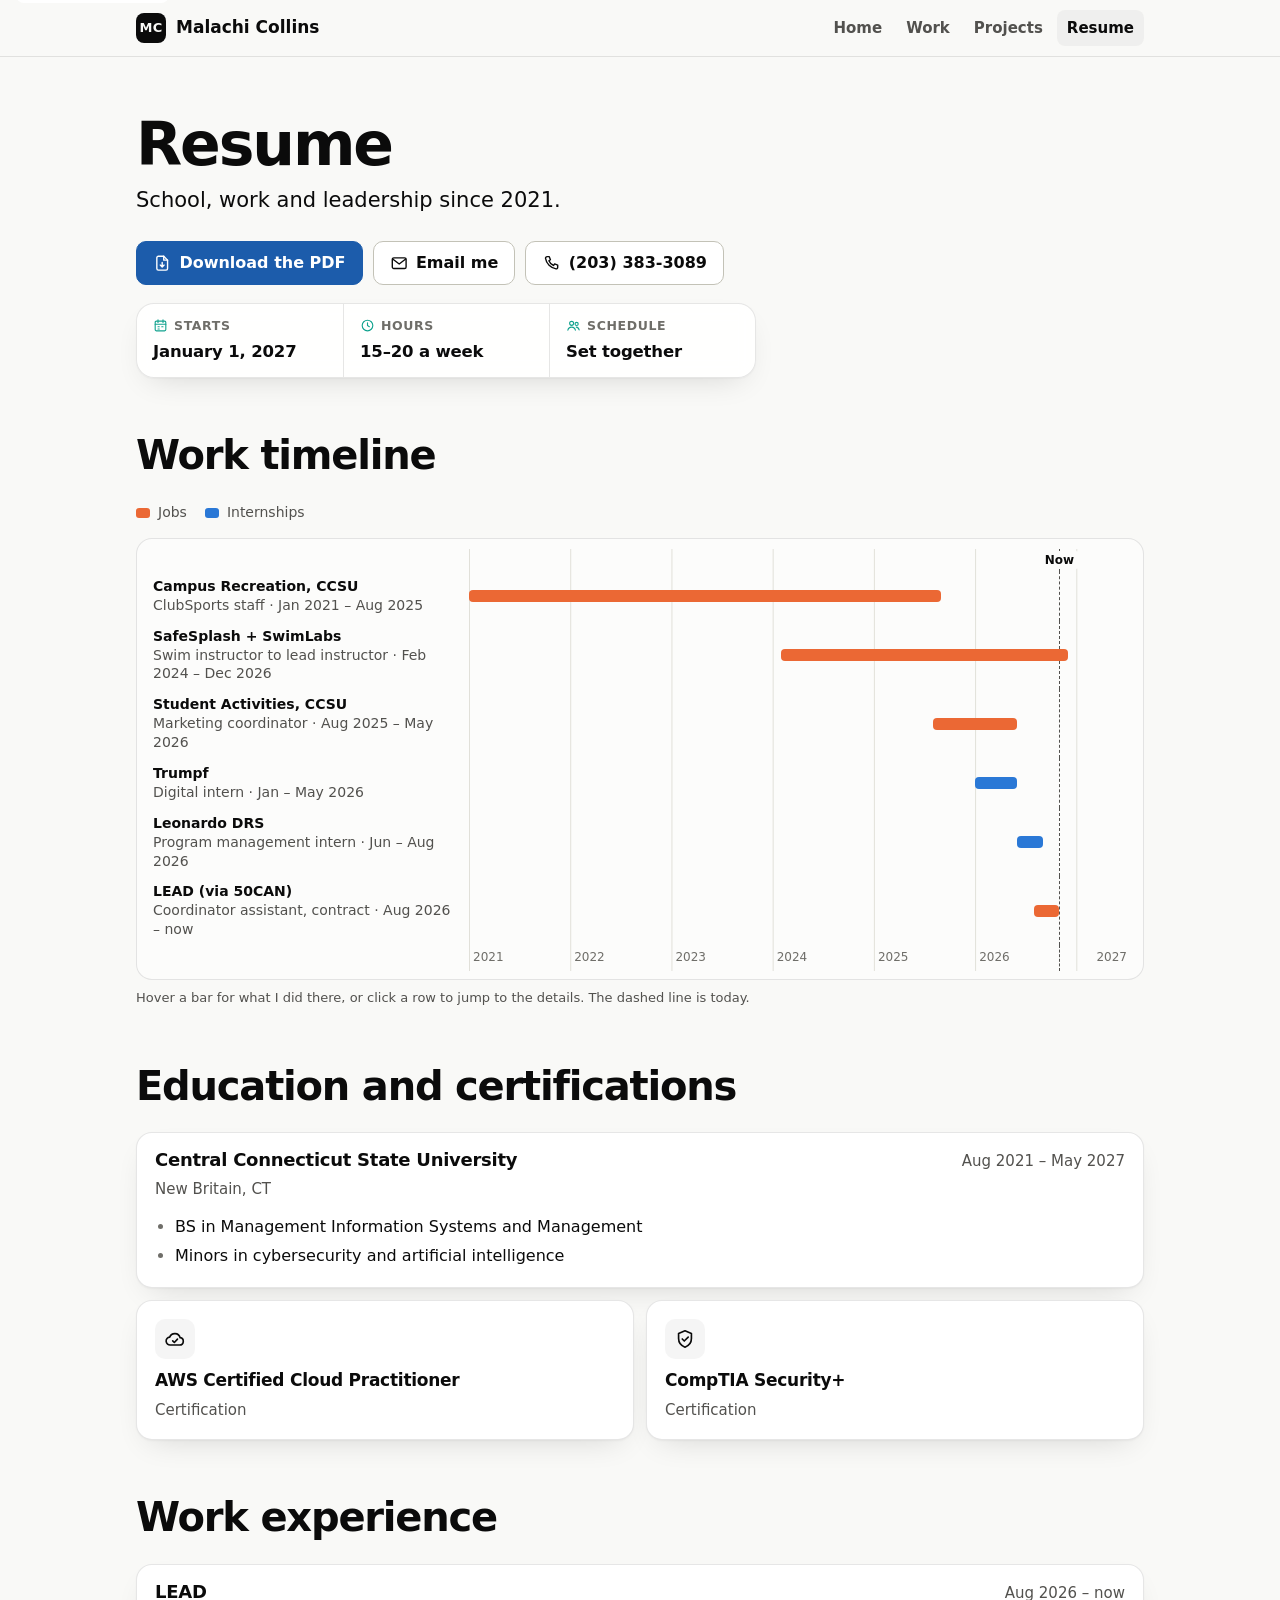
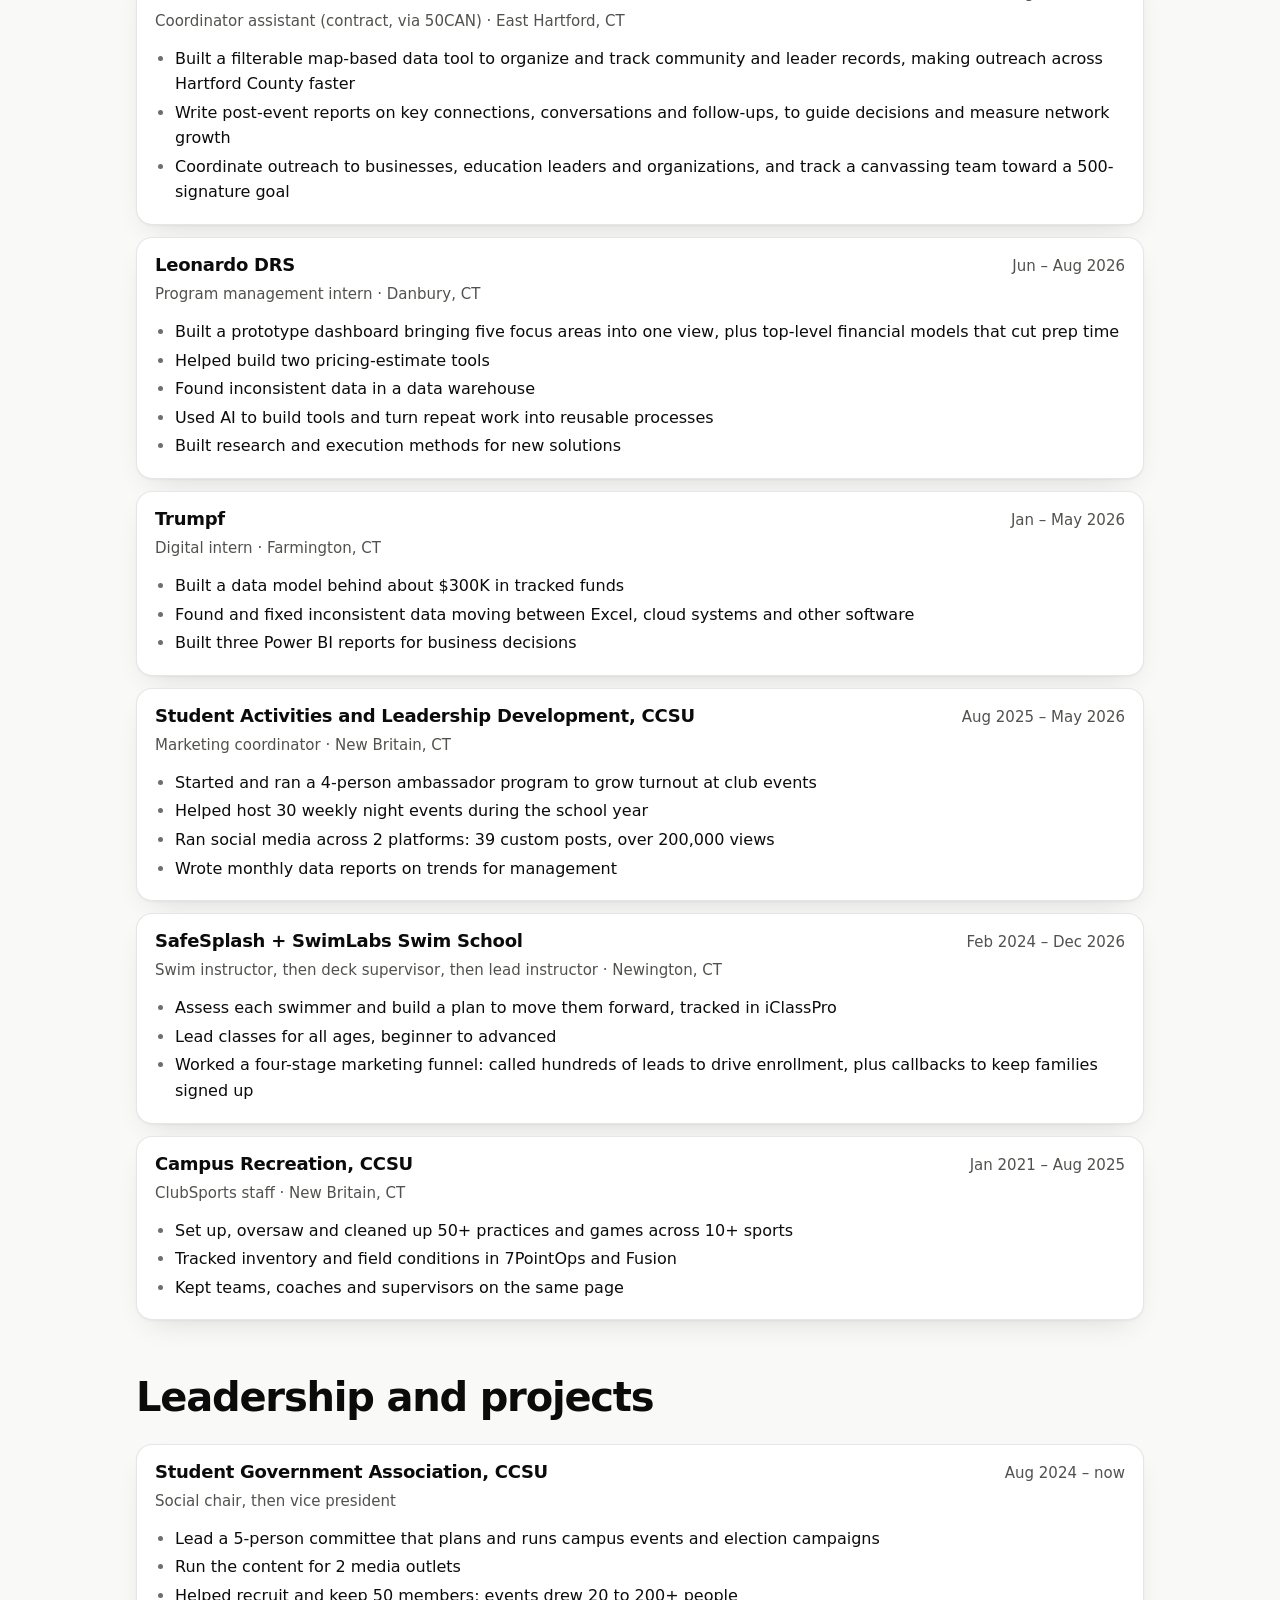
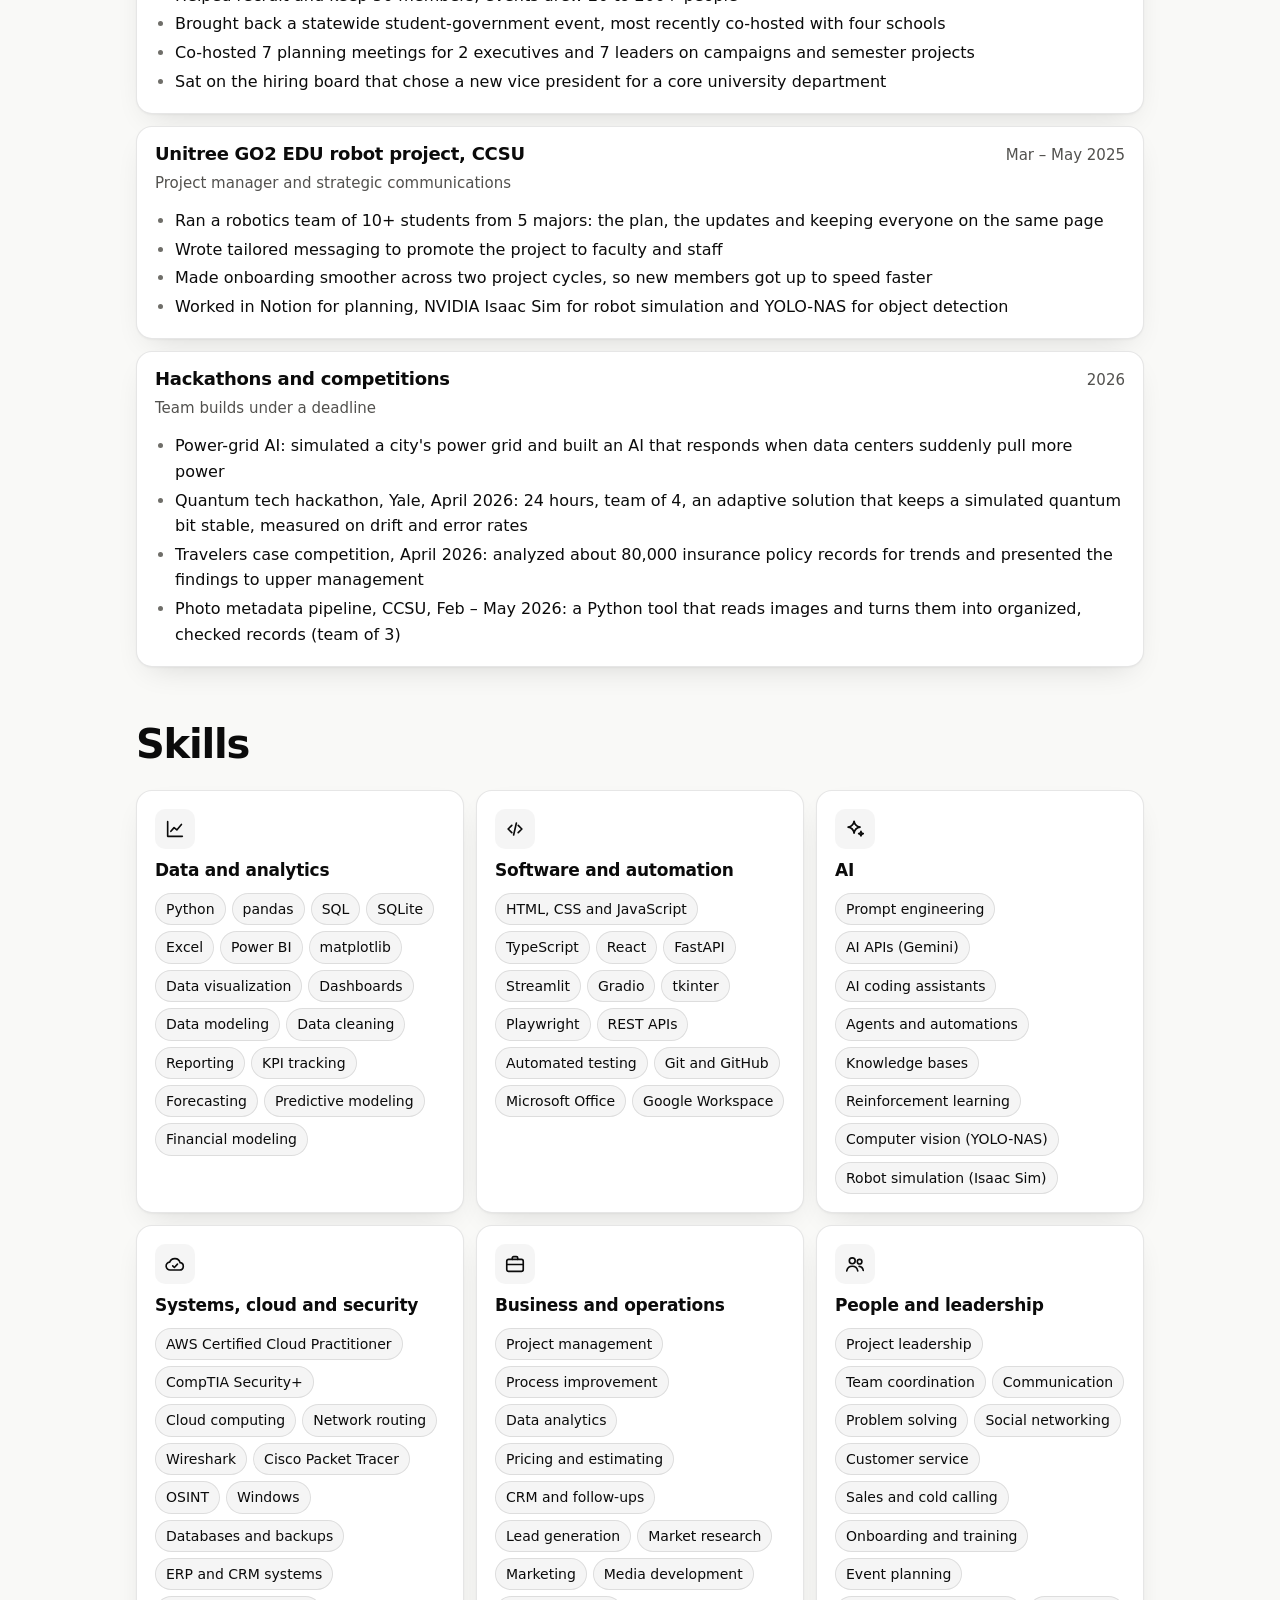
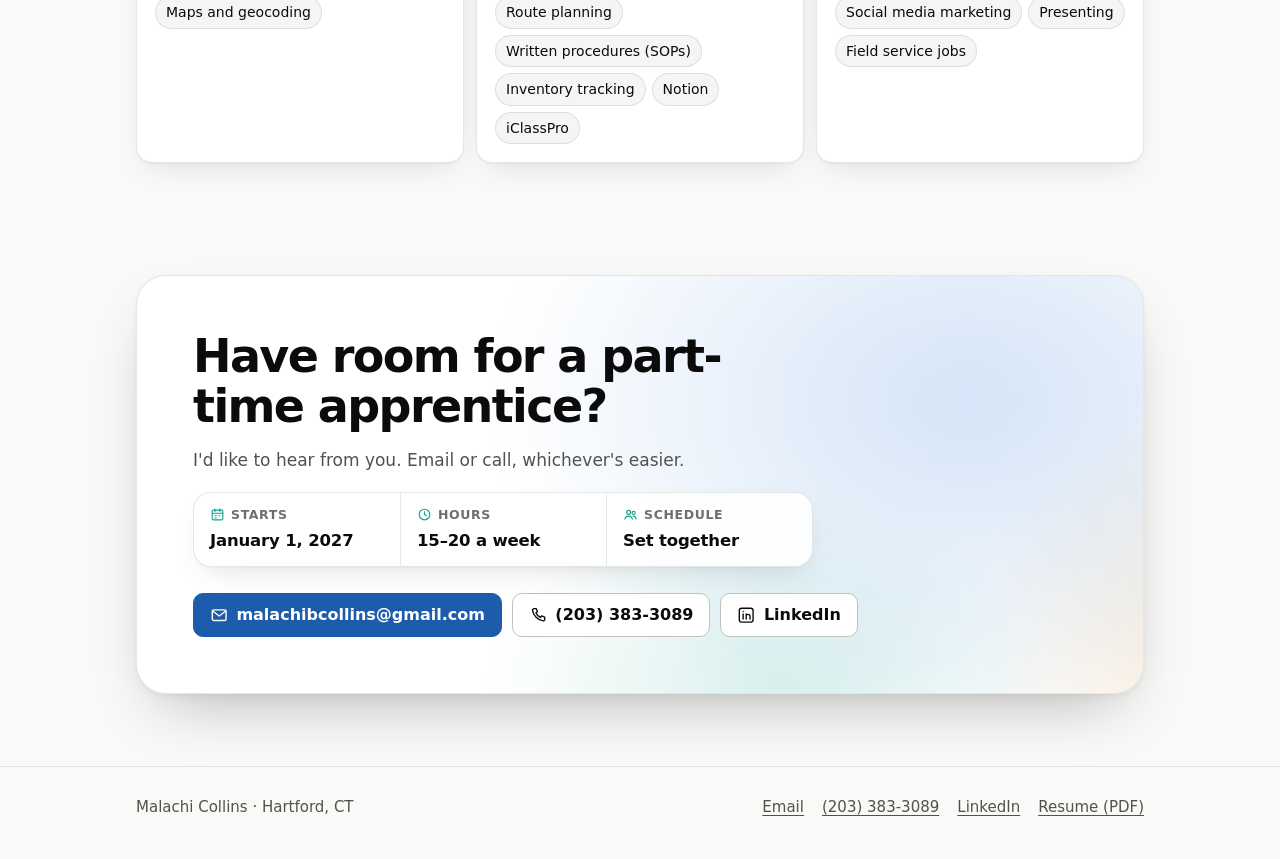
<file: docs/portfolio/resume.html>
<!doctype html>
<html lang="en">
<head>
<meta charset="utf-8">
<meta name="viewport" content="width=device-width, initial-scale=1">
<title>Resume · Malachi Collins</title>
<meta name="description" content="School, work and leadership since 2021: CCSU, internships at Leonardo DRS and Trumpf, and an AWS Cloud Practitioner certification.">
<meta property="og:type" content="website">
<meta property="og:title" content="Resume · Malachi Collins">
<meta property="og:description" content="School, work and leadership since 2021.">
<meta property="og:url" content="https://malachicollins.org/portfolio/resume.html">
<meta property="og:image" content="https://malachicollins.org/portfolio/assets/img/og-card.png">
<meta name="twitter:card" content="summary_large_image">
<meta name="theme-color" content="#f9f9f7" media="(prefers-color-scheme: light)">
<meta name="theme-color" content="#0d0d0d" media="(prefers-color-scheme: dark)">
<link rel="icon" href="favicon.svg" type="image/svg+xml">
<link rel="apple-touch-icon" href="assets/img/apple-touch-icon.png">
<link rel="stylesheet" href="assets/site.css">
<script src="assets/site.js" defer></script>
</head>
<body>
<a class="skip" href="#main">Skip to content</a>
<header class="top">
  <div class="wrap">
    <a class="brand" href="./"><span class="mark" aria-hidden="true">MC</span><span class="name">Malachi Collins</span></a>
    <nav class="nav" aria-label="Pages">
      <a href="./">Home</a>
      <a href="work.html">Work</a>
      <a href="projects.html">Projects</a>
      <a href="resume.html" aria-current="page">Resume</a>
    </nav>
  </div>
</header>

<main id="main">
  <div class="wrap">
    <section class="section" aria-labelledby="top">
      <div class="section-head">
        <h1 id="top">Resume</h1>
        <p class="lead">School, work and leadership since 2021.</p>
      </div>
      <div class="actions">
        <a class="btn primary" href="assets/Malachi-Collins-Resume.pdf"><svg class="icon" aria-hidden="true"><use href="assets/icons.svg#i-file"/></svg>Download the PDF</a>
        <a class="btn" href="mailto:malachibcollins@gmail.com"><svg class="icon" aria-hidden="true"><use href="assets/icons.svg#i-mail"/></svg>Email me</a>
        <a class="btn" href="tel:+12033833089"><svg class="icon" aria-hidden="true"><use href="assets/icons.svg#i-phone"/></svg>(203) 383-3089</a>
      </div>
      <dl class="avail" aria-label="Availability">
        <div><dt><svg class="icon" aria-hidden="true"><use href="assets/icons.svg#i-calendar"/></svg>Starts</dt><dd>January 1, 2027</dd></div>
        <div><dt><svg class="icon" aria-hidden="true"><use href="assets/icons.svg#i-clock"/></svg>Hours</dt><dd>15–20 a week</dd></div>
        <div><dt><svg class="icon" aria-hidden="true"><use href="assets/icons.svg#i-people"/></svg>Schedule</dt><dd>Set together</dd></div>
      </dl>
    </section>

    <section class="section" aria-labelledby="tl-h">
      <div class="section-head"><h2 id="tl-h">Work timeline</h2></div>
      <div class="legend" aria-label="Colors">
        <span><i class="k-work"></i>Jobs</span>
        <span><i class="k-intern"></i>Internships</span>
      </div>
      <div class="timeline">
        <div class="tl-row tl-head" aria-hidden="true"><div class="tl-label"></div><div class="tl-plot"><span class="tl-now">Now</span></div></div>
        <a class="tl-row tl-link" href="#job-rec">
          <div class="tl-label"><b>Campus Recreation, CCSU</b><br><span>ClubSports staff · Jan 2021 – Aug 2025</span></div>
          <div class="tl-plot"><i class="tl-bar k-work" style="left:0.00%;width:71.79%"></i><span class="tl-tip" style="left:0.00%" aria-hidden="true"><b>Campus Recreation, CCSU</b> · Jan 2021 – Aug 2025<br>Set up and ran 50+ practices and games across 10+ sports, and tracked inventory and field conditions.</span></div>
        </a>
        <a class="tl-row tl-link" href="#job-swim">
          <div class="tl-label"><b>SafeSplash + SwimLabs</b><br><span>Swim instructor to lead instructor · Feb 2024 – Dec 2026</span></div>
          <div class="tl-plot"><i class="tl-bar k-work" style="left:47.44%;width:43.59%"></i><span class="tl-tip" style="right:8.97%" aria-hidden="true"><b>SafeSplash + SwimLabs</b> · Feb 2024 – Dec 2026<br>Teach and lead classes for all ages, and grew enrollment by calling hundreds of leads.</span></div>
        </a>
        <a class="tl-row tl-link" href="#job-sald">
          <div class="tl-label"><b>Student Activities, CCSU</b><br><span>Marketing coordinator · Aug 2025 – May 2026</span></div>
          <div class="tl-plot"><i class="tl-bar k-work" style="left:70.51%;width:12.82%"></i><span class="tl-tip" style="right:16.67%" aria-hidden="true"><b>Student Activities, CCSU</b> · Aug 2025 – May 2026<br>Started an ambassador program, helped run 30 weekly events and drew 200,000+ social views.</span></div>
        </a>
        <a class="tl-row tl-link" href="#job-trumpf">
          <div class="tl-label"><b>Trumpf</b><br><span>Digital intern · Jan – May 2026</span></div>
          <div class="tl-plot"><i class="tl-bar k-intern" style="left:76.92%;width:6.41%"></i><span class="tl-tip" style="right:16.67%" aria-hidden="true"><b>Trumpf</b> · Jan – May 2026<br>Customer training analytics, a data model behind about $300K in tracked funds, and three Power BI reports.</span></div>
        </a>
        <a class="tl-row tl-link" href="#job-drs">
          <div class="tl-label"><b>Leonardo DRS</b><br><span>Program management intern · Jun – Aug 2026</span></div>
          <div class="tl-plot"><i class="tl-bar k-intern" style="left:83.33%;width:3.85%"></i><span class="tl-tip" style="right:12.82%" aria-hidden="true"><b>Leonardo DRS</b> · Jun – Aug 2026<br>A five-area program dashboard, financial models and price estimators built from past jobs.</span></div>
        </a>
        <a class="tl-row tl-link" href="#job-lead">
          <div class="tl-label"><b>LEAD (via 50CAN)</b><br><span>Coordinator assistant, contract · Aug 2026 – now</span></div>
          <div class="tl-plot"><i class="tl-bar k-work" style="left:85.90%;width:3.84%"></i><span class="tl-tip" style="right:10.26%" aria-hidden="true"><b>LEAD</b> · Aug 2026 – now<br>A mapped data tool for outreach across Hartford County, post-event reports, and a canvassing team tracked toward 500 signatures.</span></div>
        </a>
        <div class="tl-row tl-axis" aria-hidden="true"><div class="tl-label"></div><div class="tl-plot"><span style="left:0%">2021</span><span style="left:15.38%">2022</span><span style="left:30.77%">2023</span><span style="left:46.15%">2024</span><span style="left:61.54%">2025</span><span style="left:76.92%">2026</span><span class="last">2027</span></div></div>
      </div>
      <p class="tl-note">Hover a bar for what I did there, or click a row to jump to the details. The dashed line is today.</p>
    </section>

    <section class="section" aria-labelledby="edu-h">
      <div class="section-head"><h2 id="edu-h">Education and certifications</h2></div>
      <div class="two">
        <article class="job">
          <div class="job-top"><h3>Central Connecticut State University</h3><span class="when">Aug 2021 – May 2027</span></div>
          <div class="role">New Britain, CT</div>
          <ul>
            <li>BS in Management Information Systems and Management</li>
            <li>Minors in cybersecurity and artificial intelligence</li>
          </ul>
        </article>
      </div>
      <div class="tiles" style="margin-top:12px">
        <div class="tile">
          <div class="ico"><svg class="icon" aria-hidden="true"><use href="assets/icons.svg#i-cloud"/></svg></div>
          <h3>AWS Certified Cloud Practitioner</h3>
          <p>Certification</p>
        </div>
        <div class="tile">
          <div class="ico"><svg class="icon" aria-hidden="true"><use href="assets/icons.svg#i-shield"/></svg></div>
          <h3>CompTIA Security+</h3>
          <p>Certification</p>
        </div>
      </div>
    </section>

    <section class="section" aria-labelledby="exp-h">
      <div class="section-head"><h2 id="exp-h">Work experience</h2></div>
      <div class="jobs">
        <article class="job" id="job-lead">
          <div class="job-top"><h3>LEAD</h3><span class="when">Aug 2026 – now</span></div>
          <div class="role">Coordinator assistant (contract, via 50CAN) · East Hartford, CT</div>
          <ul>
            <li>Built a filterable map-based data tool to organize and track community and leader records, making outreach across Hartford County faster</li>
            <li>Write post-event reports on key connections, conversations and follow-ups, to guide decisions and measure network growth</li>
            <li>Coordinate outreach to businesses, education leaders and organizations, and track a canvassing team toward a 500-signature goal</li>
          </ul>
        </article>
        <article class="job" id="job-drs">
          <div class="job-top"><h3>Leonardo DRS</h3><span class="when">Jun – Aug 2026</span></div>
          <div class="role">Program management intern · Danbury, CT</div>
          <ul>
            <li>Built a prototype dashboard bringing five focus areas into one view, plus top-level financial models that cut prep time</li>
            <li>Helped build two pricing-estimate tools</li>
            <li>Found inconsistent data in a data warehouse</li>
            <li>Used AI to build tools and turn repeat work into reusable processes</li>
            <li>Built research and execution methods for new solutions</li>
          </ul>
        </article>
        <article class="job" id="job-trumpf">
          <div class="job-top"><h3>Trumpf</h3><span class="when">Jan – May 2026</span></div>
          <div class="role">Digital intern · Farmington, CT</div>
          <ul>
            <li>Built a data model behind about $300K in tracked funds</li>
            <li>Found and fixed inconsistent data moving between Excel, cloud systems and other software</li>
            <li>Built three Power BI reports for business decisions</li>
          </ul>
        </article>
        <article class="job" id="job-sald">
          <div class="job-top"><h3>Student Activities and Leadership Development, CCSU</h3><span class="when">Aug 2025 – May 2026</span></div>
          <div class="role">Marketing coordinator · New Britain, CT</div>
          <ul>
            <li>Started and ran a 4-person ambassador program to grow turnout at club events</li>
            <li>Helped host 30 weekly night events during the school year</li>
            <li>Ran social media across 2 platforms: 39 custom posts, over 200,000 views</li>
            <li>Wrote monthly data reports on trends for management</li>
          </ul>
        </article>
        <article class="job" id="job-swim">
          <div class="job-top"><h3>SafeSplash + SwimLabs Swim School</h3><span class="when">Feb 2024 – Dec 2026</span></div>
          <div class="role">Swim instructor, then deck supervisor, then lead instructor · Newington, CT</div>
          <ul>
            <li>Assess each swimmer and build a plan to move them forward, tracked in iClassPro</li>
            <li>Lead classes for all ages, beginner to advanced</li>
            <li>Worked a four-stage marketing funnel: called hundreds of leads to drive enrollment, plus callbacks to keep families signed up</li>
          </ul>
        </article>
        <article class="job" id="job-rec">
          <div class="job-top"><h3>Campus Recreation, CCSU</h3><span class="when">Jan 2021 – Aug 2025</span></div>
          <div class="role">ClubSports staff · New Britain, CT</div>
          <ul>
            <li>Set up, oversaw and cleaned up 50+ practices and games across 10+ sports</li>
            <li>Tracked inventory and field conditions in 7PointOps and Fusion</li>
            <li>Kept teams, coaches and supervisors on the same page</li>
          </ul>
        </article>
      </div>
    </section>

    <section class="section" aria-labelledby="lead-h">
      <div class="section-head"><h2 id="lead-h">Leadership and projects</h2></div>
      <div class="jobs">
        <article class="job">
          <div class="job-top"><h3>Student Government Association, CCSU</h3><span class="when">Aug 2024 – now</span></div>
          <div class="role">Social chair, then vice president</div>
          <ul>
            <li>Lead a 5-person committee that plans and runs campus events and election campaigns</li>
            <li>Run the content for 2 media outlets</li>
            <li>Helped recruit and keep 50 members; events drew 20 to 200+ people</li>
            <li>Brought back a statewide student-government event, most recently co-hosted with four schools</li>
            <li>Co-hosted 7 planning meetings for 2 executives and 7 leaders on campaigns and semester projects</li>
            <li>Sat on the hiring board that chose a new vice president for a core university department</li>
          </ul>
        </article>
        <article class="job">
          <div class="job-top"><h3>Unitree GO2 EDU robot project, CCSU</h3><span class="when">Mar – May 2025</span></div>
          <div class="role">Project manager and strategic communications</div>
          <ul>
            <li>Ran a robotics team of 10+ students from 5 majors: the plan, the updates and keeping everyone on the same page</li>
            <li>Wrote tailored messaging to promote the project to faculty and staff</li>
            <li>Made onboarding smoother across two project cycles, so new members got up to speed faster</li>
            <li>Worked in Notion for planning, NVIDIA Isaac Sim for robot simulation and YOLO-NAS for object detection</li>
          </ul>
        </article>
        <article class="job">
          <div class="job-top"><h3>Hackathons and competitions</h3><span class="when">2026</span></div>
          <div class="role">Team builds under a deadline</div>
          <ul>
            <li>Power-grid AI: simulated a city's power grid and built an AI that responds when data centers suddenly pull more power</li>
            <li>Quantum tech hackathon, Yale, April 2026: 24 hours, team of 4, an adaptive solution that keeps a simulated quantum bit stable, measured on drift and error rates</li>
            <li>Travelers case competition, April 2026: analyzed about 80,000 insurance policy records for trends and presented the findings to upper management</li>
            <li>Photo metadata pipeline, CCSU, Feb – May 2026: a Python tool that reads images and turns them into organized, checked records (team of 3)</li>
          </ul>
        </article>
      </div>
    </section>

    <section class="section" aria-labelledby="skills-h">
      <div class="section-head"><h2 id="skills-h">Skills</h2></div>
      <div class="tiles skills">
        <div class="tile">
          <div class="ico"><svg class="icon" aria-hidden="true"><use href="assets/icons.svg#i-chart"/></svg></div>
          <h3>Data and analytics</h3>
          <div class="skill-list"><span>Python</span><span>pandas</span><span>SQL</span><span>SQLite</span><span>Excel</span><span>Power BI</span><span>matplotlib</span><span>Data visualization</span><span>Dashboards</span><span>Data modeling</span><span>Data cleaning</span><span>Reporting</span><span>KPI tracking</span><span>Forecasting</span><span>Predictive modeling</span><span>Financial modeling</span></div>
        </div>
        <div class="tile">
          <div class="ico"><svg class="icon" aria-hidden="true"><use href="assets/icons.svg#i-code"/></svg></div>
          <h3>Software and automation</h3>
          <div class="skill-list"><span>HTML, CSS and JavaScript</span><span>TypeScript</span><span>React</span><span>FastAPI</span><span>Streamlit</span><span>Gradio</span><span>tkinter</span><span>Playwright</span><span>REST APIs</span><span>Automated testing</span><span>Git and GitHub</span><span>Microsoft Office</span><span>Google Workspace</span></div>
        </div>
        <div class="tile">
          <div class="ico"><svg class="icon" aria-hidden="true"><use href="assets/icons.svg#i-spark"/></svg></div>
          <h3>AI</h3>
          <div class="skill-list"><span>Prompt engineering</span><span>AI APIs (Gemini)</span><span>AI coding assistants</span><span>Agents and automations</span><span>Knowledge bases</span><span>Reinforcement learning</span><span>Computer vision (YOLO-NAS)</span><span>Robot simulation (Isaac Sim)</span></div>
        </div>
        <div class="tile">
          <div class="ico"><svg class="icon" aria-hidden="true"><use href="assets/icons.svg#i-cloud"/></svg></div>
          <h3>Systems, cloud and security</h3>
          <div class="skill-list"><span>AWS Certified Cloud Practitioner</span><span>CompTIA Security+</span><span>Cloud computing</span><span>Network routing</span><span>Wireshark</span><span>Cisco Packet Tracer</span><span>OSINT</span><span>Windows</span><span>Databases and backups</span><span>ERP and CRM systems</span><span>Maps and geocoding</span></div>
        </div>
        <div class="tile">
          <div class="ico"><svg class="icon" aria-hidden="true"><use href="assets/icons.svg#i-briefcase"/></svg></div>
          <h3>Business and operations</h3>
          <div class="skill-list"><span>Project management</span><span>Process improvement</span><span>Data analytics</span><span>Pricing and estimating</span><span>CRM and follow-ups</span><span>Lead generation</span><span>Market research</span><span>Marketing</span><span>Media development</span><span>Route planning</span><span>Written procedures (SOPs)</span><span>Inventory tracking</span><span>Notion</span><span>iClassPro</span></div>
        </div>
        <div class="tile">
          <div class="ico"><svg class="icon" aria-hidden="true"><use href="assets/icons.svg#i-people"/></svg></div>
          <h3>People and leadership</h3>
          <div class="skill-list"><span>Project leadership</span><span>Team coordination</span><span>Communication</span><span>Problem solving</span><span>Social networking</span><span>Customer service</span><span>Sales and cold calling</span><span>Onboarding and training</span><span>Event planning</span><span>Social media marketing</span><span>Presenting</span><span>Field service jobs</span></div>
        </div>
      </div>
    </section>

    <section class="cta" aria-labelledby="talk">
      <h2 id="talk">Have room for a part-time apprentice?</h2>
      <p>I'd like to hear from you. Email or call, whichever's easier.</p>
      <dl class="avail" aria-label="Availability">
        <div><dt><svg class="icon" aria-hidden="true"><use href="assets/icons.svg#i-calendar"/></svg>Starts</dt><dd>January 1, 2027</dd></div>
        <div><dt><svg class="icon" aria-hidden="true"><use href="assets/icons.svg#i-clock"/></svg>Hours</dt><dd>15–20 a week</dd></div>
        <div><dt><svg class="icon" aria-hidden="true"><use href="assets/icons.svg#i-people"/></svg>Schedule</dt><dd>Set together</dd></div>
      </dl>
      <div class="actions">
        <a class="btn primary" href="mailto:malachibcollins@gmail.com"><svg class="icon" aria-hidden="true"><use href="assets/icons.svg#i-mail"/></svg>malachibcollins@gmail.com</a>
        <a class="btn" href="tel:+12033833089"><svg class="icon" aria-hidden="true"><use href="assets/icons.svg#i-phone"/></svg>(203) 383-3089</a>
        <a class="btn" href="https://www.linkedin.com/in/malachi-collins/" rel="noopener"><svg class="icon" aria-hidden="true"><use href="assets/icons.svg#i-linkedin"/></svg>LinkedIn</a>
      </div>
    </section>
  </div>
</main>

<footer class="foot">
  <div class="wrap">
    <span>Malachi Collins · Hartford, CT</span>
    <nav aria-label="Contact">
      <a href="mailto:malachibcollins@gmail.com">Email</a>
      <a href="tel:+12033833089">(203) 383-3089</a>
      <a href="https://www.linkedin.com/in/malachi-collins/" rel="noopener">LinkedIn</a>
      <a href="assets/Malachi-Collins-Resume.pdf">Resume (PDF)</a>
    </nav>
  </div>
</footer>
</body>
</html>
</file>
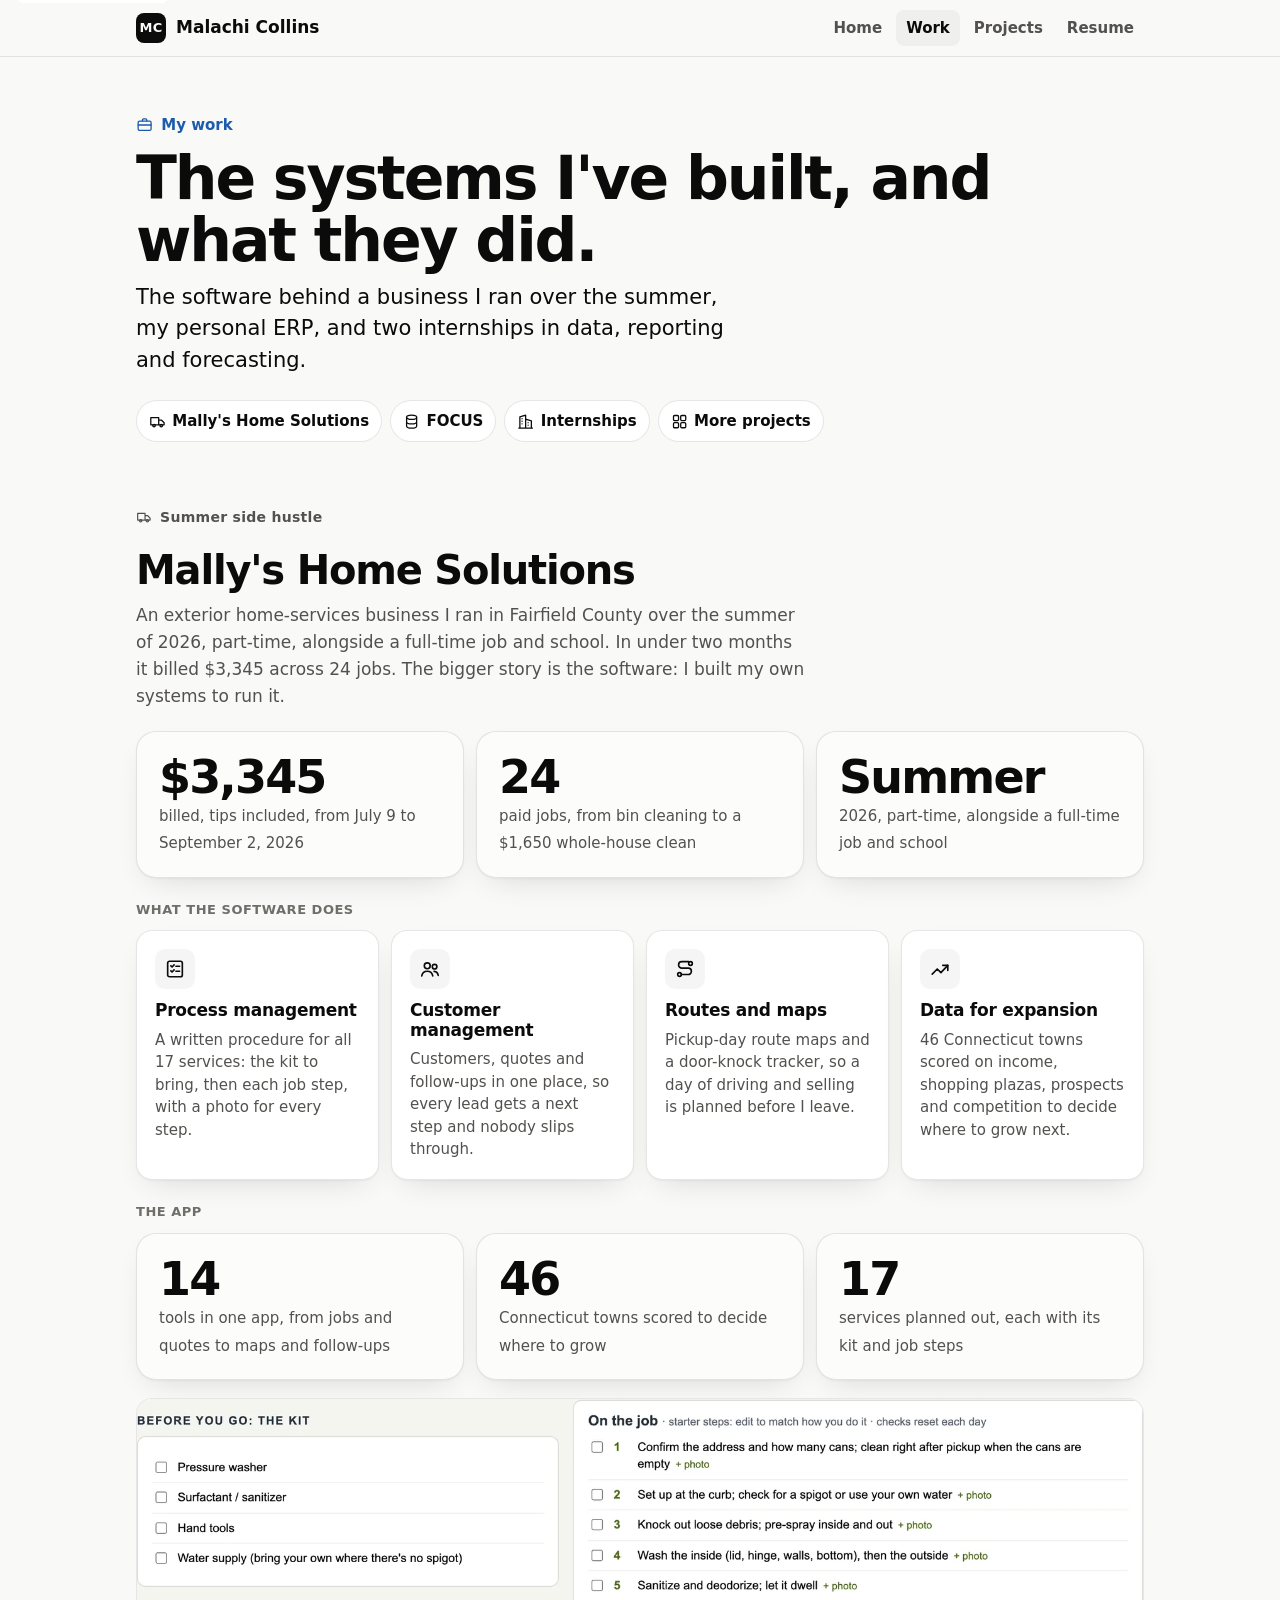
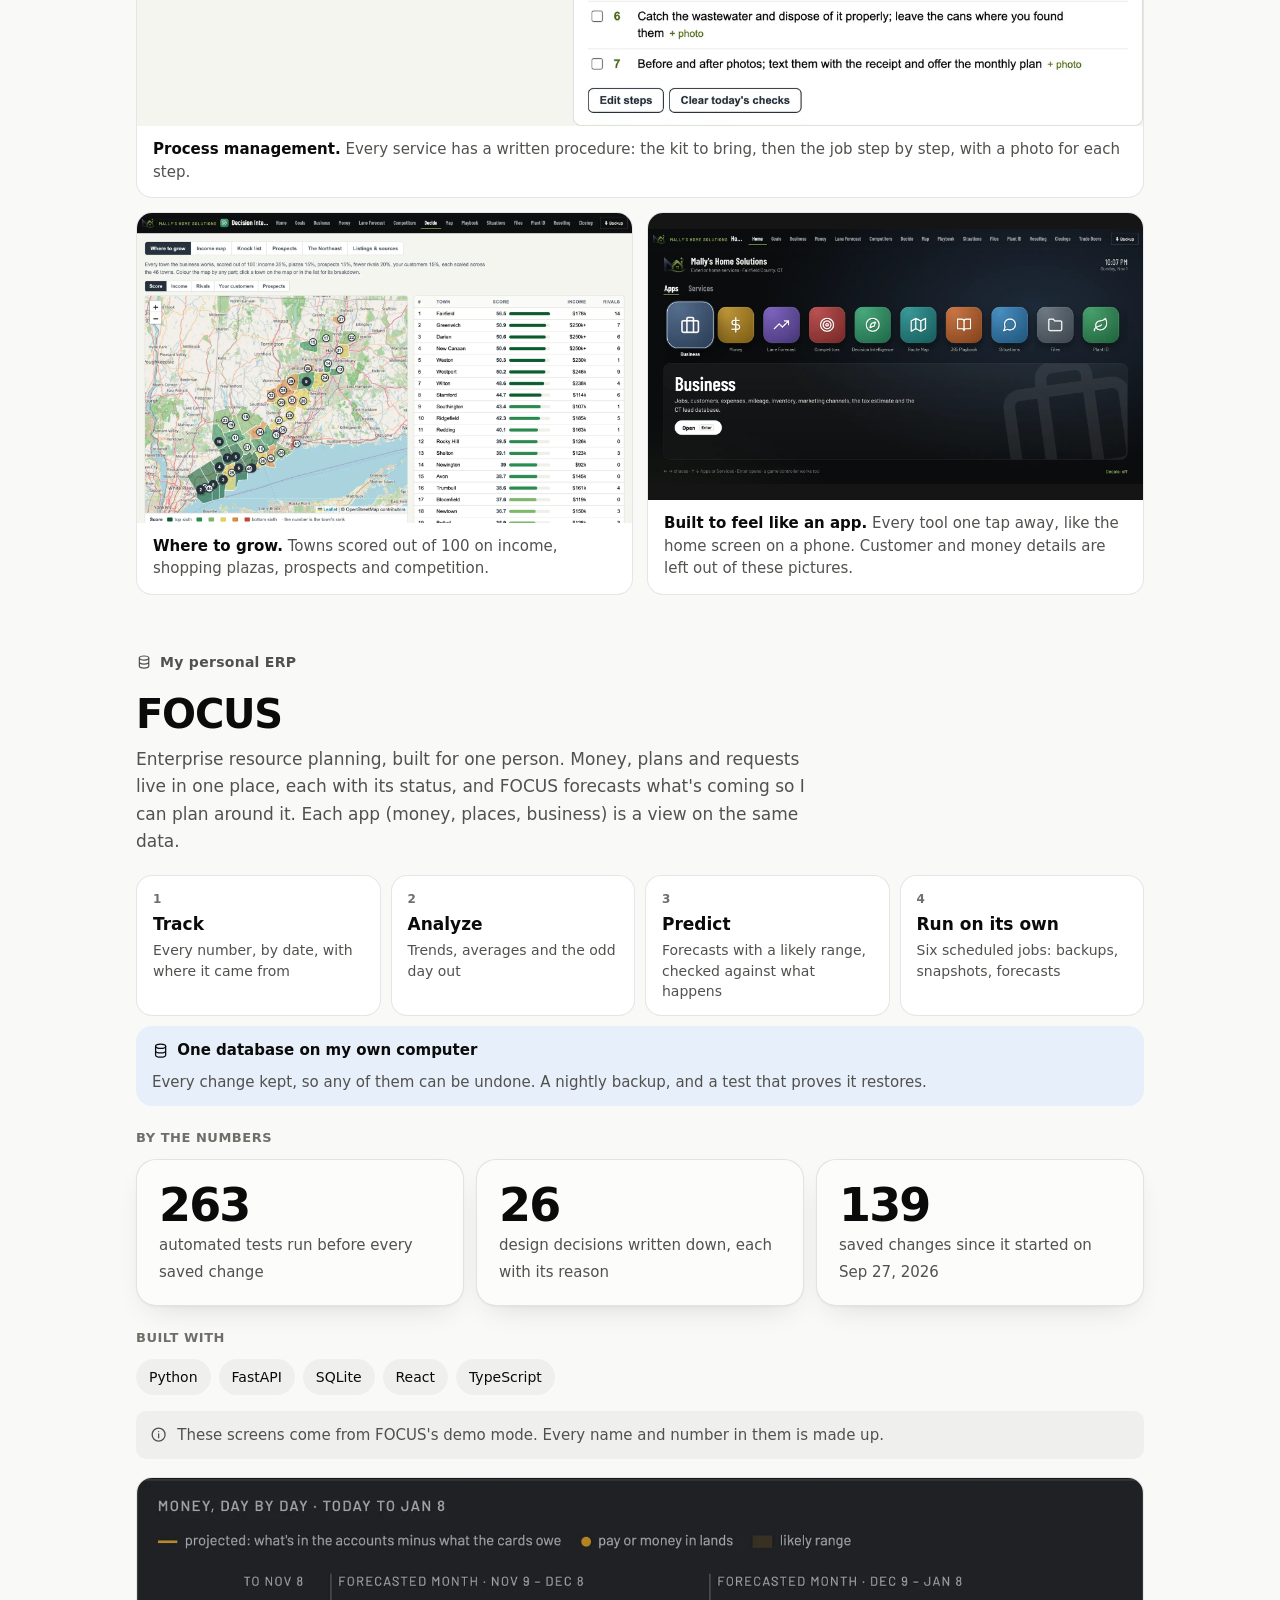
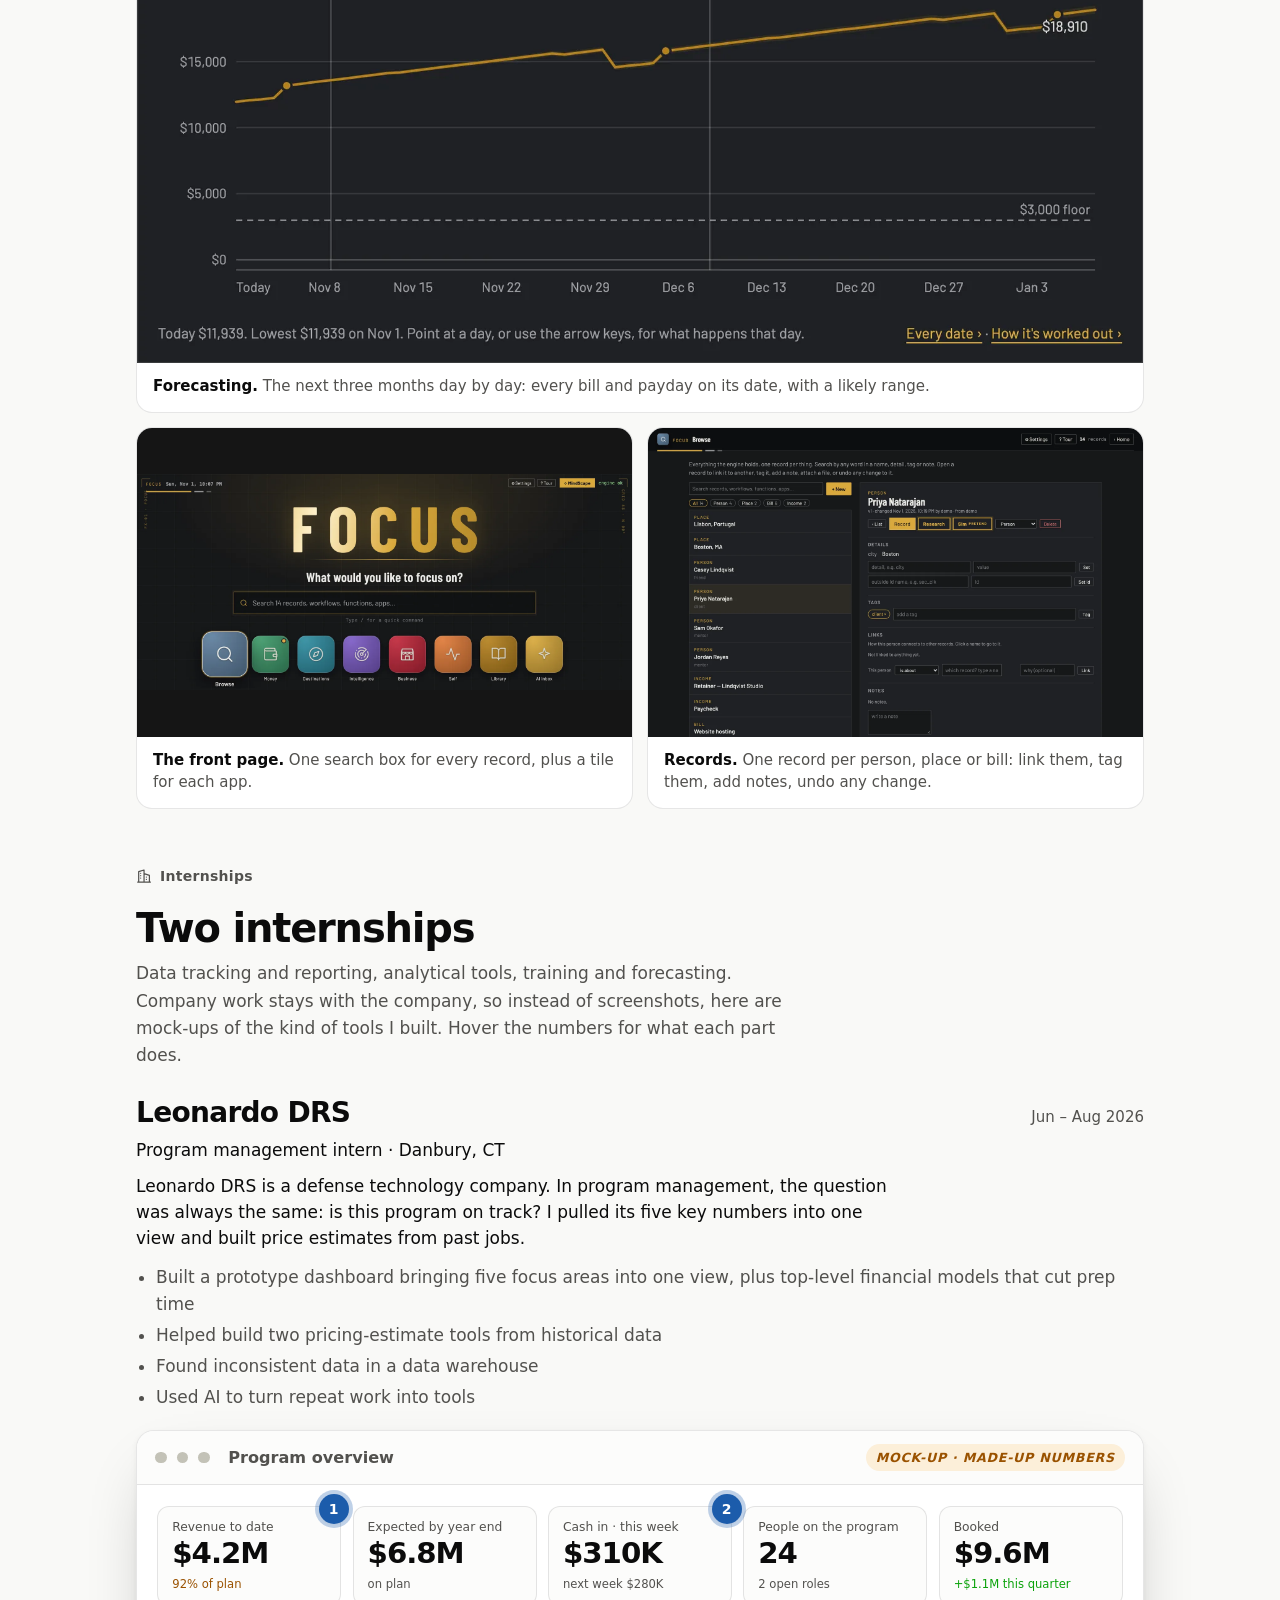
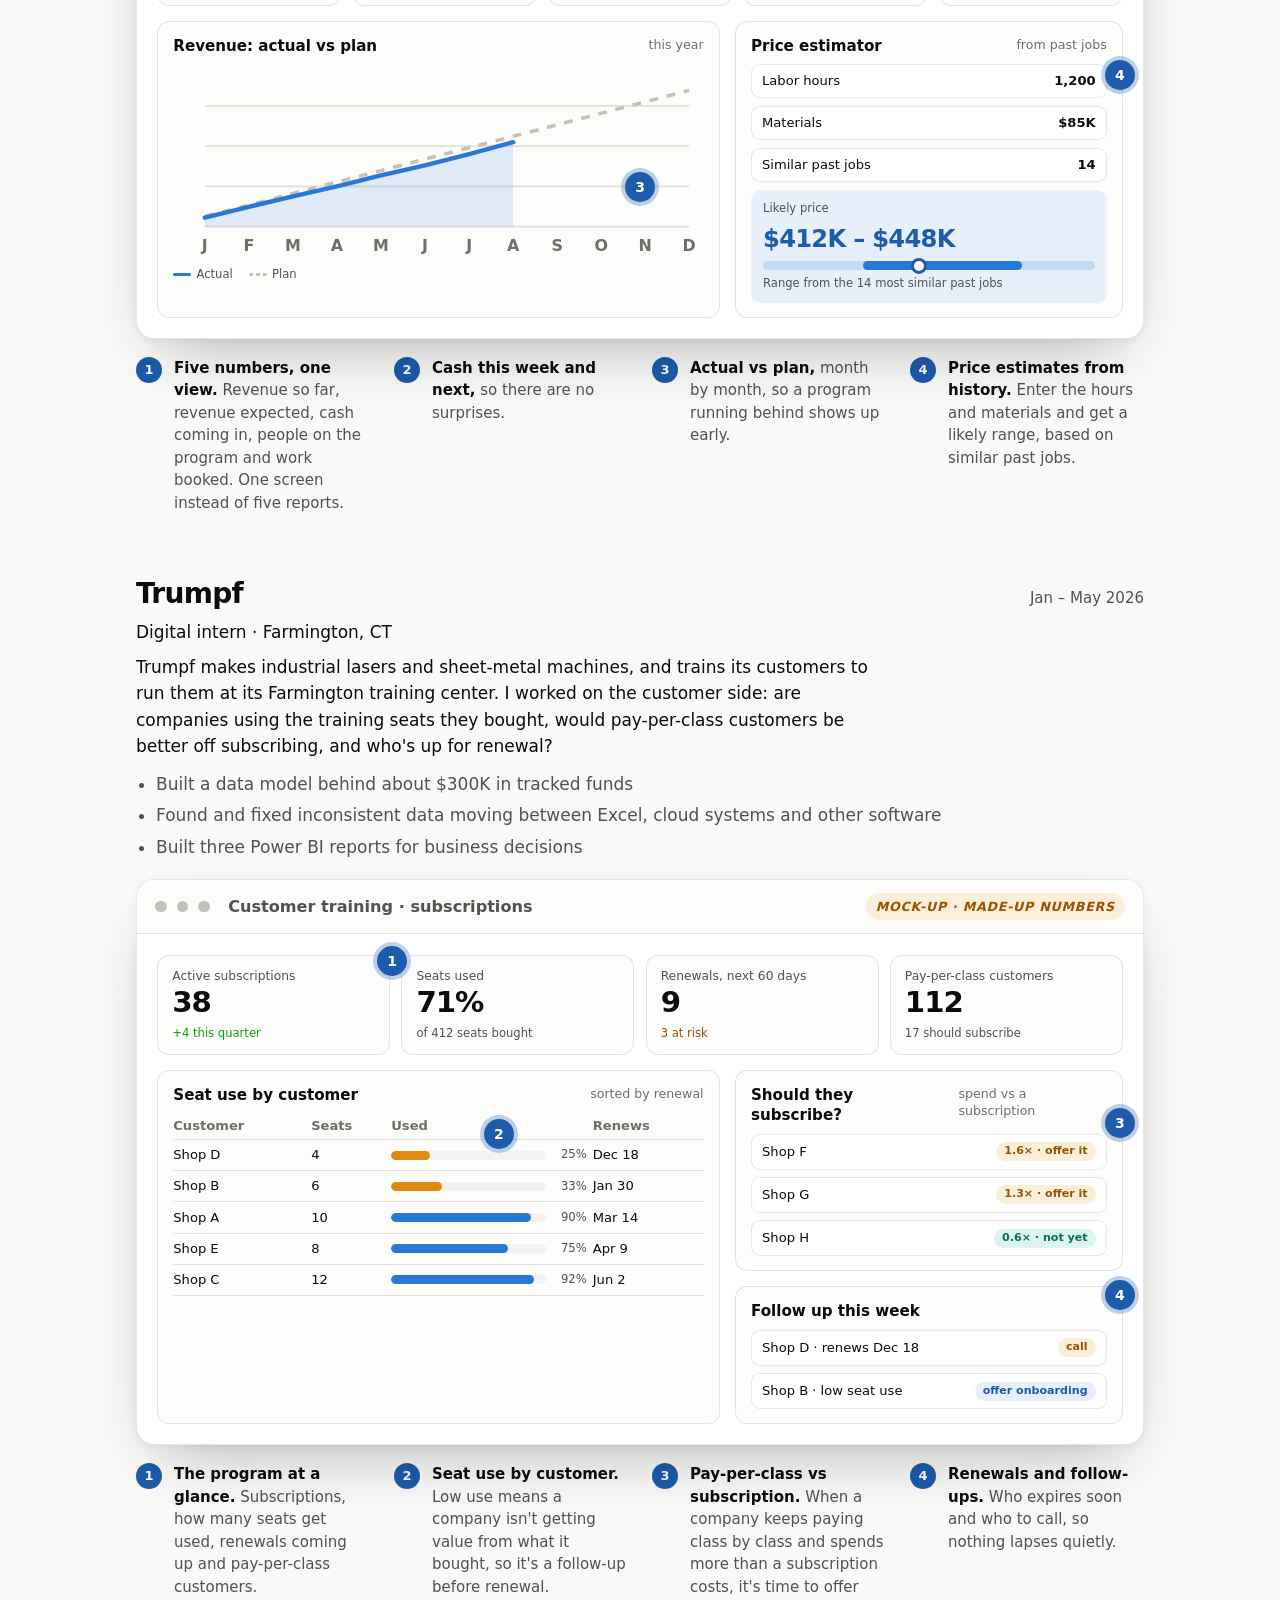
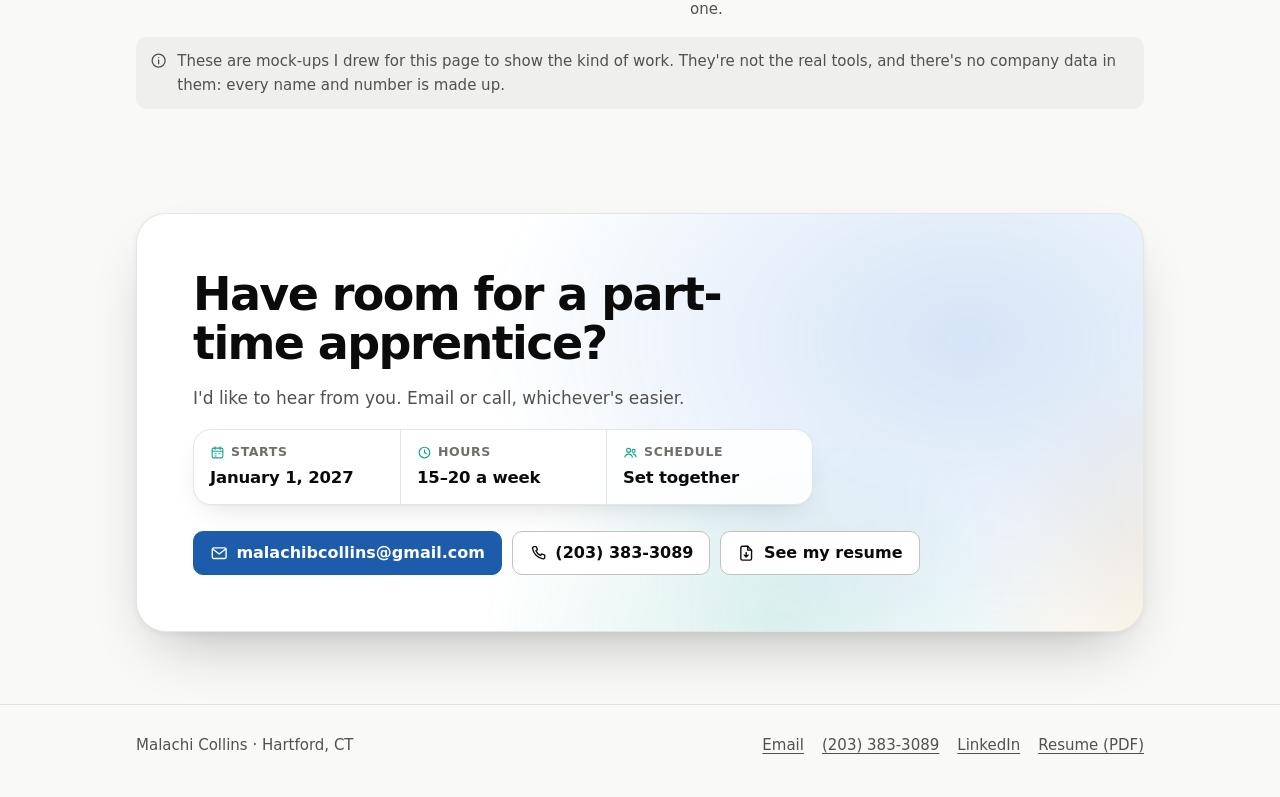
<file: docs/portfolio/work.html>
<!doctype html>
<html lang="en">
<head>
<meta charset="utf-8">
<meta name="viewport" content="width=device-width, initial-scale=1">
<title>Work · Malachi Collins</title>
<meta name="description" content="The software I built to run my side hustle, my personal ERP, and two internships in data, reporting and forecasting, shown with mock-ups.">
<meta property="og:type" content="website">
<meta property="og:title" content="Work · Malachi Collins">
<meta property="og:description" content="My side hustle's software, my personal ERP, and two internships, shown with mock-ups.">
<meta property="og:url" content="https://malachicollins.org/portfolio/work.html">
<meta property="og:image" content="https://malachicollins.org/portfolio/assets/img/og-card.png">
<meta name="twitter:card" content="summary_large_image">
<meta name="theme-color" content="#f9f9f7" media="(prefers-color-scheme: light)">
<meta name="theme-color" content="#0d0d0d" media="(prefers-color-scheme: dark)">
<link rel="icon" href="favicon.svg" type="image/svg+xml">
<link rel="apple-touch-icon" href="assets/img/apple-touch-icon.png">
<link rel="stylesheet" href="assets/site.css">
<script src="assets/site.js" defer></script>
</head>
<body>
<a class="skip" href="#main">Skip to content</a>
<header class="top">
  <div class="wrap">
    <a class="brand" href="./"><span class="mark" aria-hidden="true">MC</span><span class="name">Malachi Collins</span></a>
    <nav class="nav" aria-label="Pages">
      <a href="./">Home</a>
      <a href="work.html" aria-current="page">Work</a>
      <a href="projects.html">Projects</a>
      <a href="resume.html">Resume</a>
    </nav>
  </div>
</header>

<main id="main">
  <div class="wrap">
    <section class="section" aria-labelledby="top">
      <div class="section-head">
        <span class="eyebrow"><svg class="icon" aria-hidden="true"><use href="assets/icons.svg#i-briefcase"/></svg>My work</span>
        <h1 id="top">The systems I've built, and what they did.</h1>
        <p class="lead">The software behind a business I ran over the summer, my personal ERP, and two internships in data, reporting and forecasting.</p>
      </div>
      <nav class="jump" aria-label="On this page">
        <a href="#mallys"><svg class="icon" aria-hidden="true"><use href="assets/icons.svg#i-truck"/></svg>Mally's Home Solutions</a>
        <a href="#focus"><svg class="icon" aria-hidden="true"><use href="assets/icons.svg#i-database"/></svg>FOCUS</a>
        <a href="#internships"><svg class="icon" aria-hidden="true"><use href="assets/icons.svg#i-building"/></svg>Internships</a>
        <a href="projects.html"><svg class="icon" aria-hidden="true"><use href="assets/icons.svg#i-layout"/></svg>More projects</a>
      </nav>
    </section>

    <section class="project" id="mallys" aria-labelledby="mallys-h">
      <div class="project-head">
        <div class="kicker"><svg class="icon" aria-hidden="true"><use href="assets/icons.svg#i-truck"/></svg>Summer side hustle</div>
        <h2 id="mallys-h">Mally's Home Solutions</h2>
        <p class="sub">An exterior home-services business I ran in Fairfield County over the summer of 2026, part-time, alongside a full-time job and school. In under two months it billed $3,345 across 24 jobs. The bigger story is the software: I built my own systems to run it.</p>
      </div>
      <div class="tiles">
        <div class="stat"><b data-count="3345" data-prefix="$">$3,345</b><span>billed, tips included, from July 9 to September 2, 2026</span></div>
        <div class="stat"><b data-count="24">24</b><span>paid jobs, from bin cleaning to a $1,650 whole-house clean</span></div>
        <div class="stat"><b>Summer</b><span>2026, part-time, alongside a full-time job and school</span></div>
      </div>
      <div class="label-row">What the software does</div>
      <div class="tiles">
        <div class="tile">
          <div class="ico"><svg class="icon" aria-hidden="true"><use href="assets/icons.svg#i-list"/></svg></div>
          <h3>Process management</h3>
          <p>A written procedure for all 17 services: the kit to bring, then each job step, with a photo for every step.</p>
        </div>
        <div class="tile">
          <div class="ico"><svg class="icon" aria-hidden="true"><use href="assets/icons.svg#i-people"/></svg></div>
          <h3>Customer management</h3>
          <p>Customers, quotes and follow-ups in one place, so every lead gets a next step and nobody slips through.</p>
        </div>
        <div class="tile">
          <div class="ico"><svg class="icon" aria-hidden="true"><use href="assets/icons.svg#i-route"/></svg></div>
          <h3>Routes and maps</h3>
          <p>Pickup-day route maps and a door-knock tracker, so a day of driving and selling is planned before I leave.</p>
        </div>
        <div class="tile">
          <div class="ico"><svg class="icon" aria-hidden="true"><use href="assets/icons.svg#i-trend"/></svg></div>
          <h3>Data for expansion</h3>
          <p>46 Connecticut towns scored on income, shopping plazas, prospects and competition to decide where to grow next.</p>
        </div>
      </div>
      <div class="label-row">The app</div>
      <div class="tiles">
        <div class="stat"><b data-count="14">14</b><span>tools in one app, from jobs and quotes to maps and follow-ups</span></div>
        <div class="stat"><b data-count="46">46</b><span>Connecticut towns scored to decide where to grow</span></div>
        <div class="stat"><b data-count="17">17</b><span>services planned out, each with its kit and job steps</span></div>
      </div>
      <div class="shots">
        <figure class="shot wide">
          <a href="assets/img/mhs-sop.webp"><img src="assets/img/mhs-sop.webp" width="1600" height="521" alt="A job procedure in the app: a kit checklist (pressure washer, surfactant, hand tools, water supply) and seven numbered job steps, each with a spot for a photo." loading="lazy"></a>
          <figcaption><b>Process management.</b> Every service has a written procedure: the kit to bring, then the job step by step, with a photo for each step.</figcaption>
        </figure>
        <figure class="shot">
          <a href="assets/img/mhs-decide.webp"><img src="assets/img/mhs-decide.webp" width="1600" height="1000" alt="A Connecticut town map colored by score next to a ranked list of towns with income and number of competitors." loading="lazy"></a>
          <figcaption><b>Where to grow.</b> Towns scored out of 100 on income, shopping plazas, prospects and competition.</figcaption>
        </figure>
        <figure class="shot">
          <a href="assets/img/mhs-console.webp"><img src="assets/img/mhs-console.webp" width="1600" height="825" alt="The app's home screen: a row of colored tiles for Business, Money, Lane Forecast, Competitors, Decision Intelligence, Route Map, Playbook, Situations, Files and Plant ID." loading="lazy"></a>
          <figcaption><b>Built to feel like an app.</b> Every tool one tap away, like the home screen on a phone. Customer and money details are left out of these pictures.</figcaption>
        </figure>
      </div>
    </section>

    <section class="project" id="focus" aria-labelledby="focus-h">
      <div class="project-head">
        <div class="kicker"><svg class="icon" aria-hidden="true"><use href="assets/icons.svg#i-database"/></svg>My personal ERP</div>
        <h2 id="focus-h">FOCUS</h2>
        <p class="sub">Enterprise resource planning, built for one person. Money, plans and requests live in one place, each with its status, and FOCUS forecasts what's coming so I can plan around it. Each app (money, places, business) is a view on the same data.</p>
      </div>
      <div class="flow" aria-label="How FOCUS works">
        <div class="flow-steps">
          <div class="step"><div class="n">1</div><strong>Track</strong><span>Every number, by date, with where it came from</span></div>
          <div class="step"><div class="n">2</div><strong>Analyze</strong><span>Trends, averages and the odd day out</span></div>
          <div class="step"><div class="n">3</div><strong>Predict</strong><span>Forecasts with a likely range, checked against what happens</span></div>
          <div class="step"><div class="n">4</div><strong>Run on its own</strong><span>Six scheduled jobs: backups, snapshots, forecasts</span></div>
        </div>
        <div class="base"><strong><svg class="icon" aria-hidden="true"><use href="assets/icons.svg#i-database"/></svg>One database on my own computer</strong><span>Every change kept, so any of them can be undone. A nightly backup, and a test that proves it restores.</span></div>
      </div>
      <div class="label-row">By the numbers</div>
      <div class="tiles">
        <div class="stat"><b>263</b><span>automated tests run before every saved change</span></div>
        <div class="stat"><b>26</b><span>design decisions written down, each with its reason</span></div>
        <div class="stat"><b>139</b><span>saved changes since it started on Sep 27, 2026</span></div>
      </div>
      <div class="label-row">Built with</div>
      <div class="chips plain"><span>Python</span><span>FastAPI</span><span>SQLite</span><span>React</span><span>TypeScript</span></div>
      <div class="note"><svg class="icon" aria-hidden="true"><use href="assets/icons.svg#i-info"/></svg><span>These screens come from FOCUS's demo mode. Every name and number in them is made up.</span></div>
      <div class="shots">
        <figure class="shot wide">
          <a href="assets/img/focus-money.webp"><img src="assets/img/focus-money.webp" width="1600" height="771" alt="A day-by-day line chart of money from today through January, with the forecasted months marked and a dashed floor line." loading="lazy"></a>
          <figcaption><b>Forecasting.</b> The next three months day by day: every bill and payday on its date, with a likely range.</figcaption>
        </figure>
        <figure class="shot">
          <a href="assets/img/focus-home.webp"><img src="assets/img/focus-home.webp" width="1600" height="700" alt="The FOCUS home screen: the word FOCUS, a search box and a row of app tiles." loading="lazy"></a>
          <figcaption><b>The front page.</b> One search box for every record, plus a tile for each app.</figcaption>
        </figure>
        <figure class="shot">
          <a href="assets/img/focus-browse.webp"><img src="assets/img/focus-browse.webp" width="1600" height="1000" alt="The Browse screen: a list of records on the left and one record open on the right with its details, tags, links and notes." loading="lazy"></a>
          <figcaption><b>Records.</b> One record per person, place or bill: link them, tag them, add notes, undo any change.</figcaption>
        </figure>
      </div>
    </section>

    <section class="project" id="internships" aria-labelledby="intern-h">
      <div class="project-head">
        <div class="kicker"><svg class="icon" aria-hidden="true"><use href="assets/icons.svg#i-building"/></svg>Internships</div>
        <h2 id="intern-h">Two internships</h2>
        <p class="sub">Data tracking and reporting, analytical tools, training and forecasting. Company work stays with the company, so instead of screenshots, here are mock-ups of the kind of tools I built. Hover the numbers for what each part does.</p>
      </div>

      <article class="intern" aria-labelledby="drs-h">
        <div class="intern-head">
          <div class="job-top"><h3 id="drs-h">Leonardo DRS</h3><span class="when">Jun – Aug 2026</span></div>
          <div class="role">Program management intern · Danbury, CT</div>
          <p class="lede">Leonardo DRS is a defense technology company. In program management, the question was always the same: is this program on track? I pulled its five key numbers into one view and built price estimates from past jobs.</p>
          <ul>
            <li>Built a prototype dashboard bringing five focus areas into one view, plus top-level financial models that cut prep time</li>
            <li>Helped build two pricing-estimate tools from historical data</li>
            <li>Found inconsistent data in a data warehouse</li>
            <li>Used AI to turn repeat work into tools</li>
          </ul>
        </div>
        <figure class="mock">
          <div class="mock-win" role="img" aria-label="Mock-up of a program overview dashboard with made-up numbers: five key numbers, revenue against plan, and a price estimator.">
            <div class="mock-bar"><i></i><i></i><i></i><span>Program overview</span><em class="mk">Mock-up · made-up numbers</em></div>
            <div class="mock-body">
              <div class="mk-kpis" style="--n:5">
                <div class="mk-kpi"><small>Revenue to date</small><b>$4.2M</b><em class="warn">92% of plan</em></div>
                <div class="mk-kpi"><small>Expected by year end</small><b>$6.8M</b><em>on plan</em></div>
                <div class="mk-kpi"><small>Cash in · this week</small><b>$310K</b><em>next week $280K</em></div>
                <div class="mk-kpi"><small>People on the program</small><b>24</b><em>2 open roles</em></div>
                <div class="mk-kpi"><small>Booked</small><b>$9.6M</b><em class="up">+$1.1M this quarter</em></div>
              </div>
              <div class="mk-row">
                <div class="mk-panel">
                  <h4>Revenue: actual vs plan <span>this year</span></h4>
                  <svg class="mk-chart" viewBox="0 0 300 110"><line class="gl" x1="18" x2="292" y1="92.0" y2="92.0"/><line class="gl" x1="18" x2="292" y1="69.2" y2="69.2"/><line class="gl" x1="18" x2="292" y1="46.4" y2="46.4"/><line class="gl" x1="18" x2="292" y1="23.7" y2="23.7"/><path class="area" d="M18.0,92 L18.0,86.9 L42.9,80.8 L67.8,74.9 L92.7,69.2 L117.6,63.0 L142.5,57.3 L167.5,51.0 L192.4,44.2 L192.4,92 Z"/><polyline class="plan" points="18.0,86.3 42.9,79.8 67.8,73.3 92.7,66.8 117.6,60.3 142.5,53.8 167.5,47.4 192.4,40.9 217.3,34.4 242.2,27.9 267.1,21.4 292.0,14.9"/><polyline class="act" points="18.0,86.9 42.9,80.8 67.8,74.9 92.7,69.2 117.6,63.0 142.5,57.3 167.5,51.0 192.4,44.2"/><text x="18.0" y="106" text-anchor="middle">J</text><text x="42.9" y="106" text-anchor="middle">F</text><text x="67.8" y="106" text-anchor="middle">M</text><text x="92.7" y="106" text-anchor="middle">A</text><text x="117.6" y="106" text-anchor="middle">M</text><text x="142.5" y="106" text-anchor="middle">J</text><text x="167.5" y="106" text-anchor="middle">J</text><text x="192.4" y="106" text-anchor="middle">A</text><text x="217.3" y="106" text-anchor="middle">S</text><text x="242.2" y="106" text-anchor="middle">O</text><text x="267.1" y="106" text-anchor="middle">N</text><text x="292.0" y="106" text-anchor="middle">D</text></svg>
                  <div class="mk-legend"><span><i></i>Actual</span><span><i class="d"></i>Plan</span></div>
                </div>
                <div class="mk-panel">
                  <h4>Price estimator <span>from past jobs</span></h4>
                  <div class="mk-field"><span>Labor hours</span><b>1,200</b></div>
                  <div class="mk-field"><span>Materials</span><b>$85K</b></div>
                  <div class="mk-field"><span>Similar past jobs</span><b>14</b></div>
                  <div class="mk-result"><small>Likely price</small><b>$412K – $448K</b><div class="mk-range"></div><small>Range from the 14 most similar past jobs</small></div>
                </div>
              </div>
            </div>
          </div>
          <span class="hs l" style="--x:19.6%;--y:15.5%" aria-hidden="true">1<span class="tip"><b>Five numbers, one view.</b> Revenue so far, revenue expected, cash coming in, people and work booked.</span></span>
          <span class="hs dn" style="--x:58.6%;--y:15.5%" aria-hidden="true">2<span class="tip"><b>Cash this week and next,</b> so there are no surprises.</span></span>
          <span class="hs dn" style="--x:50%;--y:70%" aria-hidden="true">3<span class="tip"><b>Actual vs plan,</b> month by month, so a program running behind shows up early.</span></span>
          <span class="hs r" style="--x:97.6%;--y:48%" aria-hidden="true">4<span class="tip"><b>Price estimates from history:</b> enter the hours and materials, get a likely range from similar past jobs.</span></span>
        </figure>
        <ol class="mock-key">
          <li><span class="n" aria-hidden="true">1</span><span><strong>Five numbers, one view.</strong> Revenue so far, revenue expected, cash coming in, people on the program and work booked. One screen instead of five reports.</span></li>
          <li><span class="n" aria-hidden="true">2</span><span><strong>Cash this week and next,</strong> so there are no surprises.</span></li>
          <li><span class="n" aria-hidden="true">3</span><span><strong>Actual vs plan,</strong> month by month, so a program running behind shows up early.</span></li>
          <li><span class="n" aria-hidden="true">4</span><span><strong>Price estimates from history.</strong> Enter the hours and materials and get a likely range, based on similar past jobs.</span></li>
        </ol>
      </article>

      <article class="intern" aria-labelledby="trumpf-h">
        <div class="intern-head">
          <div class="job-top"><h3 id="trumpf-h">Trumpf</h3><span class="when">Jan – May 2026</span></div>
          <div class="role">Digital intern · Farmington, CT</div>
          <p class="lede">Trumpf makes industrial lasers and sheet-metal machines, and trains its customers to run them at its Farmington training center. I worked on the customer side: are companies using the training seats they bought, would pay-per-class customers be better off subscribing, and who's up for renewal?</p>
          <ul>
            <li>Built a data model behind about $300K in tracked funds</li>
            <li>Found and fixed inconsistent data moving between Excel, cloud systems and other software</li>
            <li>Built three Power BI reports for business decisions</li>
          </ul>
        </div>
        <figure class="mock">
          <div class="mock-win" role="img" aria-label="Mock-up of a customer training-subscription dashboard with made-up companies and numbers: seat use, pay-per-class versus subscription, renewals and follow-ups.">
            <div class="mock-bar"><i></i><i></i><i></i><span>Customer training · subscriptions</span><em class="mk">Mock-up · made-up numbers</em></div>
            <div class="mock-body">
              <div class="mk-kpis">
                <div class="mk-kpi"><small>Active subscriptions</small><b>38</b><em class="up">+4 this quarter</em></div>
                <div class="mk-kpi"><small>Seats used</small><b>71%</b><em>of 412 seats bought</em></div>
                <div class="mk-kpi"><small>Renewals, next 60 days</small><b>9</b><em class="warn">3 at risk</em></div>
                <div class="mk-kpi"><small>Pay-per-class customers</small><b>112</b><em>17 should subscribe</em></div>
              </div>
              <div class="mk-row">
                <div class="mk-panel">
                  <h4>Seat use by customer <span>sorted by renewal</span></h4>
                  <table class="mk-table">
                    <thead><tr><th>Customer</th><th>Seats</th><th>Used</th><th>Renews</th></tr></thead>
                    <tbody>
                      <tr><td>Shop D</td><td>4</td><td><span class="mk-meter low"><i style="--p:25%"></i><span>25%</span></span></td><td>Dec 18</td></tr>
                      <tr><td>Shop B</td><td>6</td><td><span class="mk-meter low"><i style="--p:33%"></i><span>33%</span></span></td><td>Jan 30</td></tr>
                      <tr><td>Shop A</td><td>10</td><td><span class="mk-meter"><i style="--p:90%"></i><span>90%</span></span></td><td>Mar 14</td></tr>
                      <tr><td>Shop E</td><td>8</td><td><span class="mk-meter"><i style="--p:75%"></i><span>75%</span></span></td><td>Apr 9</td></tr>
                      <tr><td>Shop C</td><td>12</td><td><span class="mk-meter"><i style="--p:92%"></i><span>92%</span></span></td><td>Jun 2</td></tr>
                    </tbody>
                  </table>
                </div>
                <div class="mk-col">
                  <div class="mk-panel">
                    <h4>Should they subscribe? <span>spend vs a subscription</span></h4>
                    <ul class="mk-list">
                      <li><span>Shop F</span><span class="mk-flag">1.6× · offer it</span></li>
                      <li><span>Shop G</span><span class="mk-flag">1.3× · offer it</span></li>
                      <li><span>Shop H</span><span class="mk-flag ok">0.6× · not yet</span></li>
                    </ul>
                  </div>
                  <div class="mk-panel">
                    <h4>Follow up this week</h4>
                    <ul class="mk-list">
                      <li><span>Shop D · renews Dec 18</span><span class="mk-flag">call</span></li>
                      <li><span>Shop B · low seat use</span><span class="mk-flag lv">offer onboarding</span></li>
                    </ul>
                  </div>
                </div>
              </div>
            </div>
          </div>
          <span class="hs l" style="--x:25.4%;--y:14.5%" aria-hidden="true">1<span class="tip"><b>The program at a glance:</b> subscriptions, seat use, renewals coming up and pay-per-class customers.</span></span>
          <span class="hs" style="--x:36%;--y:45%" aria-hidden="true">2<span class="tip"><b>Seat use by customer.</b> Low use means a company isn't getting value from what it bought.</span></span>
          <span class="hs r" style="--x:97.6%;--y:43%" aria-hidden="true">3<span class="tip"><b>Pay-per-class vs subscription.</b> Spending more than a subscription costs? Time to offer one.</span></span>
          <span class="hs r dn" style="--x:97.6%;--y:73.5%" aria-hidden="true">4<span class="tip"><b>Renewals and follow-ups,</b> so nothing lapses quietly.</span></span>
        </figure>
        <ol class="mock-key">
          <li><span class="n" aria-hidden="true">1</span><span><strong>The program at a glance.</strong> Subscriptions, how many seats get used, renewals coming up and pay-per-class customers.</span></li>
          <li><span class="n" aria-hidden="true">2</span><span><strong>Seat use by customer.</strong> Low use means a company isn't getting value from what it bought, so it's a follow-up before renewal.</span></li>
          <li><span class="n" aria-hidden="true">3</span><span><strong>Pay-per-class vs subscription.</strong> When a company keeps paying class by class and spends more than a subscription costs, it's time to offer one.</span></li>
          <li><span class="n" aria-hidden="true">4</span><span><strong>Renewals and follow-ups.</strong> Who expires soon and who to call, so nothing lapses quietly.</span></li>
        </ol>
      </article>
      <div class="note"><svg class="icon" aria-hidden="true"><use href="assets/icons.svg#i-info"/></svg><span>These are mock-ups I drew for this page to show the kind of work. They're not the real tools, and there's no company data in them: every name and number is made up.</span></div>
    </section>

    <section class="cta" aria-labelledby="talk">
      <h2 id="talk">Have room for a part-time apprentice?</h2>
      <p>I'd like to hear from you. Email or call, whichever's easier.</p>
      <dl class="avail" aria-label="Availability">
        <div><dt><svg class="icon" aria-hidden="true"><use href="assets/icons.svg#i-calendar"/></svg>Starts</dt><dd>January 1, 2027</dd></div>
        <div><dt><svg class="icon" aria-hidden="true"><use href="assets/icons.svg#i-clock"/></svg>Hours</dt><dd>15–20 a week</dd></div>
        <div><dt><svg class="icon" aria-hidden="true"><use href="assets/icons.svg#i-people"/></svg>Schedule</dt><dd>Set together</dd></div>
      </dl>
      <div class="actions">
        <a class="btn primary" href="mailto:malachibcollins@gmail.com"><svg class="icon" aria-hidden="true"><use href="assets/icons.svg#i-mail"/></svg>malachibcollins@gmail.com</a>
        <a class="btn" href="tel:+12033833089"><svg class="icon" aria-hidden="true"><use href="assets/icons.svg#i-phone"/></svg>(203) 383-3089</a>
        <a class="btn" href="resume.html"><svg class="icon" aria-hidden="true"><use href="assets/icons.svg#i-file"/></svg>See my resume</a>
      </div>
    </section>
  </div>
</main>

<footer class="foot">
  <div class="wrap">
    <span>Malachi Collins · Hartford, CT</span>
    <nav aria-label="Contact">
      <a href="mailto:malachibcollins@gmail.com">Email</a>
      <a href="tel:+12033833089">(203) 383-3089</a>
      <a href="https://www.linkedin.com/in/malachi-collins/" rel="noopener">LinkedIn</a>
      <a href="assets/Malachi-Collins-Resume.pdf">Resume (PDF)</a>
    </nav>
  </div>
</footer>
</body>
</html>
</file>
<file: docs/portfolio/assets/site.css>
/* Malachi Collins: portfolio. One stylesheet for every page; light and dark follow the device. */
:root {
  color-scheme: light;
  --page: #f9f9f7;
  --surface: #fcfcfb;
  --raised: #ffffff;
  --ink: #0b0b0b;
  --ink-2: #52514e;
  --muted: #6f6e69;
  --grid: #e1e0d9;
  --axis: #c3c2b7;
  --ring: rgba(11, 11, 11, 0.10);
  --wash: rgba(11, 11, 11, 0.04);
  --link: #1c5cab;
  --accent: #1c5cab;
  --on-accent: #ffffff;
  --accent-wash: #e6effa;
  --series-1: #2a78d6;
  --series-2: #eb6834;
  --series-3: #1baf7a;
  --good: #0ca30c;
  --radius: 16px;
  --font: system-ui, -apple-system, "Segoe UI", Roboto, "Helvetica Neue", Arial, sans-serif;
}
@media (prefers-color-scheme: dark) {
  :root:not([data-theme="light"]) {
    color-scheme: dark;
    --page: #0d0d0d;
    --surface: #1a1a19;
    --raised: #1f1f1e;
    --ink: #f0efec;
    --ink-2: #c3c2b7;
    --muted: #a3a29b;
    --grid: #2c2c2a;
    --axis: #383835;
    --ring: rgba(255, 255, 255, 0.10);
    --wash: rgba(255, 255, 255, 0.05);
    --link: #86b6ef;
    --accent: #3987e5;
    --on-accent: #ffffff;
    --accent-wash: #16263a;
    --series-1: #3987e5;
    --series-2: #d95926;
    --series-3: #199e70;
  }
}

*, *::before, *::after { box-sizing: border-box; }
html { -webkit-text-size-adjust: 100%; scroll-behavior: smooth; }
@media (prefers-reduced-motion: reduce) { html { scroll-behavior: auto; } }
body {
  margin: 0;
  background: var(--page);
  color: var(--ink);
  font: 17px/1.6 var(--font);
  overflow-x: hidden;
}
img { max-width: 100%; height: auto; display: block; }
a { color: var(--link); text-underline-offset: 3px; }
a:hover { text-decoration-thickness: 2px; }
:focus-visible { outline: 2px solid var(--accent); outline-offset: 3px; border-radius: 4px; }
h1, h2, h3 { line-height: 1.15; margin: 0; letter-spacing: -0.015em; }
h1 { font-size: clamp(38px, 7vw, 60px); font-weight: 800; letter-spacing: -0.035em; line-height: 1.04; }
h2 { font-size: clamp(28px, 4.4vw, 40px); font-weight: 750; letter-spacing: -0.03em; line-height: 1.08; }
h3 { font-size: 18px; font-weight: 650; }
p { margin: 0; }
.wrap { max-width: 1040px; margin: 0 auto; padding: 0 16px; }
.nb { white-space: nowrap; }
.sr-only { position: absolute; width: 1px; height: 1px; padding: 0; margin: -1px; overflow: hidden; clip: rect(0 0 0 0); white-space: nowrap; border: 0; }
.skip { position: absolute; left: 16px; top: -40px; background: var(--raised); padding: 8px 12px; border-radius: 8px; z-index: 10; }
.skip:focus { top: 8px; }
.icon { width: 1.15em; height: 1.15em; flex: none; fill: none; stroke: currentColor; stroke-width: 1.8; stroke-linecap: round; stroke-linejoin: round; }

/* Top bar */
.top { position: sticky; top: 0; z-index: 5; background: var(--page); background: color-mix(in srgb, var(--page) 88%, transparent); backdrop-filter: saturate(1.4) blur(10px); -webkit-backdrop-filter: saturate(1.4) blur(10px); border-bottom: 1px solid var(--ring); }
.top .wrap { display: flex; align-items: center; justify-content: space-between; gap: 12px; height: 56px; }
.brand { display: flex; align-items: center; gap: 10px; color: var(--ink); text-decoration: none; font-weight: 700; white-space: nowrap; }
.brand .mark { width: 30px; height: 30px; border-radius: 8px; background: var(--ink); color: var(--page); display: grid; place-items: center; font-size: 13px; letter-spacing: 0.02em; }
.nav { display: flex; gap: 4px; }
.nav a { color: var(--ink-2); text-decoration: none; padding: 6px 10px; border-radius: 8px; font-size: 15px; font-weight: 550; }
.nav a:hover { background: var(--wash); color: var(--ink); }
.nav a[aria-current="page"] { color: var(--ink); background: var(--wash); }
@media (max-width: 420px) { .brand .name { display: none; } }

/* Sections */
main { display: block; }
.section { padding: 56px 0 8px; }
.section + .section { padding-top: 48px; }
.kicker { display: inline-flex; align-items: center; gap: 8px; color: var(--ink-2); font-size: 14px; font-weight: 600; letter-spacing: 0.02em; margin-bottom: 10px; }
.lead { font-size: clamp(18px, 2.6vw, 21px); line-height: 1.5; color: var(--ink); max-width: 46ch; }
.sub { color: var(--ink-2); max-width: 62ch; }
.section-head { display: grid; gap: 10px; margin-bottom: 24px; }
.section-head .sub { margin-top: 2px; }

/* Hero */
.actions { display: flex; flex-wrap: wrap; gap: 10px; }
.btn { display: inline-flex; align-items: center; gap: 8px; min-height: 44px; padding: 0 16px; border-radius: 10px; border: 1px solid var(--axis); color: var(--ink); background: var(--raised); text-decoration: none; font-weight: 600; font-size: 16px; }
.btn:hover { border-color: var(--ink-2); text-decoration: none; }
.btn.primary { background: var(--accent); border-color: var(--accent); color: var(--on-accent); }
.btn.primary:hover { filter: brightness(1.08); }

/* Tiles */
.tiles { display: grid; gap: 12px; grid-template-columns: repeat(auto-fit, minmax(min(100%, 220px), 1fr)); }
.tile { background: var(--raised); border: 1px solid var(--ring); border-radius: var(--radius); padding: 18px; display: grid; gap: 8px; align-content: start; }
.tile .ico { width: 40px; height: 40px; border-radius: 10px; display: grid; place-items: center; background: var(--wash); color: var(--ink); margin-bottom: 4px; }
.tile .ico .icon { width: 22px; height: 22px; }
.tile h3 { font-size: 17px; }
.tile p { color: var(--ink-2); font-size: 15px; line-height: 1.5; }
.stat { background: var(--surface); border: 1px solid var(--ring); border-radius: var(--radius); padding: 16px 18px; }
.stat b { display: block; font-size: 30px; line-height: 1.1; font-weight: 750; letter-spacing: -0.02em; }
.stat span { color: var(--ink-2); font-size: 15px; }

/* Work cards with a picture */
.cards { display: grid; gap: 14px; grid-template-columns: repeat(auto-fit, minmax(min(100%, 300px), 1fr)); }
.card { background: var(--raised); border: 1px solid var(--ring); border-radius: var(--radius); overflow: hidden; color: var(--ink); text-decoration: none; display: flex; flex-direction: column; }
a.card:hover { border-color: var(--axis); }
a.card:hover h3 { text-decoration: underline; text-underline-offset: 3px; }
.card .pic { aspect-ratio: 16 / 9; background: #151515; overflow: hidden; }
.card .pic img { width: 100%; height: 100%; object-fit: cover; object-position: top left; }
.cards.two-up { grid-template-columns: repeat(auto-fit, minmax(min(100%, 420px), 1fr)); }
.card .pic.text-pic { display: flex; align-items: center; background: var(--surface); padding: 16px 22px; border-bottom: 1px solid var(--ring); }
.text-pic ul { list-style: none; margin: 0; padding: 0; width: 100%; display: grid; gap: 10px; }
.text-pic li { display: flex; justify-content: space-between; align-items: baseline; gap: 12px; padding-bottom: 10px; border-bottom: 1px solid var(--grid); }
.text-pic li:last-child { border-bottom: 0; padding-bottom: 0; }
.text-pic b { font-size: clamp(17px, 2.4vw, 21px); font-weight: 700; letter-spacing: -0.01em; }
.text-pic span { color: var(--ink-2); font-size: 15px; white-space: nowrap; }
.card .body { padding: 16px 18px 18px; display: grid; gap: 6px; }
.card .body p { color: var(--ink-2); font-size: 15px; line-height: 1.5; }
.more { display: inline-flex; align-items: center; gap: 6px; font-weight: 600; color: var(--link); font-size: 15px; margin-top: 4px; }

/* Jump links */
.jump { display: flex; flex-wrap: wrap; gap: 8px; margin-top: 18px; }
.jump a { display: inline-flex; align-items: center; gap: 6px; padding: 8px 12px; border-radius: 999px; border: 1px solid var(--ring); background: var(--raised); color: var(--ink); text-decoration: none; font-size: 15px; font-weight: 550; }
.jump a:hover { border-color: var(--axis); }

/* Project sections */
.project { padding-top: 56px; scroll-margin-top: 64px; }
.project-head { display: grid; gap: 10px; margin-bottom: 20px; }
.chips { display: flex; flex-wrap: wrap; gap: 8px; }
.chips span { display: inline-flex; align-items: center; gap: 6px; padding: 6px 12px; border-radius: 999px; background: var(--raised); border: 1px solid var(--ring); font-size: 15px; }
.chips .icon { color: var(--good); }
.chips.plain span { background: var(--wash); border-color: transparent; font-size: 14px; }
.label-row { font-size: 13px; font-weight: 700; letter-spacing: 0.04em; text-transform: uppercase; color: var(--muted); margin: 22px 0 10px; }
.shots { display: grid; gap: 14px; grid-template-columns: minmax(0, 1fr); margin-top: 18px; }
@media (min-width: 860px) { .shots { grid-template-columns: repeat(2, minmax(0, 1fr)); } .shots .wide { grid-column: 1 / -1; } }
figure { margin: 0; }
.shot { background: var(--raised); border: 1px solid var(--ring); border-radius: var(--radius); overflow: hidden; display: flex; flex-direction: column; }
.shot a { display: flex; align-items: center; flex: 1 1 auto; background: #151515; }
.shot a img { width: 100%; }
.shot figcaption { padding: 12px 16px 14px; color: var(--ink-2); font-size: 15px; line-height: 1.5; }
.shot figcaption b { color: var(--ink); font-weight: 650; }
.note { display: flex; gap: 10px; align-items: flex-start; padding: 12px 14px; border-radius: 10px; background: var(--wash); color: var(--ink-2); font-size: 15px; margin-top: 16px; }
.note .icon { margin-top: 3px; color: var(--ink-2); }

/* FOCUS flow */
.flow { display: grid; gap: 10px; margin-top: 4px; }
.flow-steps { display: grid; gap: 10px; grid-template-columns: repeat(2, minmax(0, 1fr)); }
@media (min-width: 760px) { .flow-steps { grid-template-columns: repeat(4, minmax(0, 1fr)); } }
.step { position: relative; background: var(--raised); border: 1px solid var(--ring); border-radius: var(--radius); padding: 14px 16px; }
.step .n { font-size: 12px; font-weight: 700; color: var(--muted); letter-spacing: 0.04em; }
.step strong { display: block; font-size: 17px; margin: 2px 0 2px; }
.step span { color: var(--ink-2); font-size: 14px; line-height: 1.45; display: block; }
.base { display: flex; flex-wrap: wrap; align-items: center; gap: 8px 14px; background: var(--accent-wash); color: var(--ink); border-radius: var(--radius); padding: 12px 16px; font-size: 15px; }
.base strong { display: inline-flex; align-items: center; gap: 8px; }
.base span { color: var(--ink-2); }

/* Experience */
.jobs { display: grid; gap: 12px; }
.job { background: var(--raised); border: 1px solid var(--ring); border-radius: var(--radius); padding: 16px 18px; display: grid; gap: 8px; }
.job-top { display: flex; flex-wrap: wrap; justify-content: space-between; gap: 2px 12px; align-items: baseline; }
.job-top h3 { font-size: 18px; }
.job-top .when { color: var(--ink-2); font-size: 15px; white-space: nowrap; }
.job .role { color: var(--ink-2); font-size: 15px; margin-top: -4px; }
.job ul { margin: 2px 0 0; padding-left: 20px; color: var(--ink); }
.job li { margin: 3px 0; font-size: 16px; }
.job li::marker { color: var(--muted); }
.two { display: grid; gap: 12px; grid-template-columns: repeat(auto-fit, minmax(min(100%, 320px), 1fr)); }

/* Timeline (resume) */
.legend { display: flex; flex-wrap: wrap; gap: 6px 18px; font-size: 14px; color: var(--ink-2); margin: 0 0 14px; }
.legend span { display: inline-flex; align-items: center; gap: 8px; }
.legend i { width: 14px; height: 10px; border-radius: 3px; display: inline-block; }
.k-school { background: var(--series-1); }
.k-work { background: var(--series-2); }
.k-lead { background: var(--series-3); }
/* Each plot cell draws a hairline at every January (12 of the 78 months shown = 15.3846%) and the dashed
   "now" line at Nov 2026 (70 of 78 = 89.74%). On wide screens the rows touch, so the lines run unbroken. */
.timeline { background: var(--surface); border: 1px solid var(--ring); border-radius: var(--radius); padding: 10px 16px 8px; }
.tl-row { display: grid; grid-template-columns: minmax(0, 1fr); column-gap: 16px; }
.tl-label { font-size: 14px; line-height: 1.35; padding: 10px 0 4px; }
.tl-label b { font-weight: 650; }
.tl-label span { color: var(--ink-2); }
.tl-plot { position: relative; min-height: 22px; background-image: linear-gradient(to right, var(--grid) 1px, transparent 1px); background-size: 15.3846% 100%; background-repeat: repeat-x; }
.tl-plot::after { content: ""; position: absolute; top: 0; bottom: 0; left: 89.74%; border-left: 1.5px dashed var(--ink-2); }
.tl-bar { position: absolute; top: 50%; height: 12px; margin-top: -6px; min-width: 6px; border-radius: 4px; z-index: 1; }
.tl-head .tl-label, .tl-axis .tl-label { display: none; }
.tl-head .tl-plot { min-height: 22px; }
.tl-now { position: absolute; left: 89.74%; top: 2px; transform: translateX(-50%); font-size: 12px; font-weight: 650; line-height: 18px; padding: 0 5px; border-radius: 4px; background: var(--surface); z-index: 2; }
.tl-axis .tl-plot { min-height: 26px; font-size: 12px; color: var(--muted); font-variant-numeric: tabular-nums; }
.tl-axis span { position: absolute; top: 6px; padding-left: 4px; line-height: 1; }
.tl-axis span.last { left: auto !important; right: 0; padding-left: 0; }
.tl-note { font-size: 13px; color: var(--ink-2); margin-top: 8px; }
@media (min-width: 760px) {
  .tl-row { grid-template-columns: 300px minmax(0, 1fr); }
  .tl-label { padding: 6px 0; }
  .tl-head .tl-label, .tl-axis .tl-label { display: block; padding: 0; }
}

/* Skills */
.skill-list { display: flex; flex-wrap: wrap; gap: 6px; margin-top: 4px; }
.skill-list span { font-size: 14px; padding: 4px 10px; border-radius: 999px; background: var(--wash); }

/* Footer */
.foot { margin-top: 72px; border-top: 1px solid var(--ring); padding: 28px 0 40px; color: var(--ink-2); font-size: 15px; }
.foot .wrap { display: flex; flex-wrap: wrap; justify-content: space-between; gap: 14px; align-items: center; }
.foot nav { display: flex; flex-wrap: wrap; gap: 6px 18px; }
.foot a { color: var(--ink-2); }

/* Phones: tiles lie flat, icon on the left, so the page is shorter */
@media (max-width: 600px) {
  .tile { grid-template-columns: 40px minmax(0, 1fr); column-gap: 14px; row-gap: 4px; padding: 14px 16px; }
  .tile .ico { grid-row: 1 / span 3; margin: 0; }
  .tile > :not(.ico) { grid-column: 2; }
}

/* Projects page */
.ptiles { display: grid; gap: 12px; grid-template-columns: repeat(auto-fit, minmax(min(100%, 290px), 1fr)); margin-top: 12px; }
.ptile { background: var(--raised); border: 1px solid var(--ring); border-radius: var(--radius); padding: 16px 18px; display: flex; flex-direction: column; gap: 8px; }
.ptile-top { display: flex; align-items: center; justify-content: space-between; gap: 10px; }
.ptile-top .ico { width: 38px; height: 38px; border-radius: 10px; display: grid; place-items: center; background: var(--wash); }
.ptile-top .ico .icon { width: 20px; height: 20px; }
.when { color: var(--ink-2); font-size: 14px; white-space: nowrap; font-variant-numeric: tabular-nums; }
.ptile p { color: var(--ink-2); font-size: 15px; line-height: 1.5; }
.ptile .chips { margin-top: 2px; }
.code { margin-top: auto; padding-top: 4px; display: inline-flex; align-items: center; gap: 6px; font-size: 14px; font-weight: 600; }
.code.muted { color: var(--muted); font-weight: 500; }
.finder { background: var(--raised); border: 1px solid var(--ring); border-radius: var(--radius); padding: 18px; display: grid; gap: 20px; grid-template-columns: minmax(0, 1fr); }
@media (min-width: 900px) { .finder { grid-template-columns: minmax(0, 1fr) auto; align-items: start; } }
.finder-text { display: flex; flex-direction: column; gap: 10px; }
.finder-text p { color: var(--ink-2); }
.facts { list-style: none; margin: 0; padding: 0; display: grid; gap: 6px; }
.facts li { font-size: 15px; color: var(--ink-2); }
.facts b { color: var(--ink); font-size: 17px; margin-right: 4px; }
.finder-chart { margin: 0; background: var(--surface); border: 1px solid var(--ring); border-radius: 10px; padding: 14px; }
.finder-chart .legend i { width: 10px; height: 10px; border-radius: 2px; }
.counties { display: flex; flex-wrap: wrap; gap: 18px 24px; }
.county { display: flex; justify-content: space-between; align-items: baseline; font-size: 14px; margin-bottom: 6px; }
.county span { color: var(--ink-2); font-variant-numeric: tabular-nums; }
.waffle { display: grid; grid-template-columns: repeat(25, 8px); gap: 2px; }
.waffle i { width: 8px; height: 8px; border-radius: 2px; display: block; }
.waffle i.a, .w-a { background: var(--series-1); }
.waffle i.b, .w-b { background: var(--series-2); }
.waffle i.c, .w-c { background: var(--series-3); }
.finder-chart figcaption { font-size: 13px; color: var(--ink-2); margin-top: 10px; max-width: 520px; }
.bars { margin: 0; background: var(--surface); border: 1px solid var(--ring); border-radius: var(--radius); padding: 16px 18px; display: grid; gap: 8px; }
.bar-row { display: grid; grid-template-columns: minmax(0, 1fr); gap: 2px; }
.bar-label { font-size: 14px; color: var(--ink); }
.bar-track { display: flex; align-items: center; gap: 8px; min-height: 18px; }
.bar-track i { display: block; height: 14px; width: calc((100% - 44px) * var(--w)); background: var(--series-1); border-radius: 0 4px 4px 0; }
.bar-val { font-size: 14px; color: var(--ink-2); font-variant-numeric: tabular-nums; }
.bars figcaption { font-size: 13px; color: var(--ink-2); margin-top: 4px; }
@media (min-width: 640px) { .bar-row { grid-template-columns: 210px minmax(0, 1fr); gap: 12px; align-items: center; } }

/* ===================================================================
   v2 · Motion, decor and the new Home (Nov 5, 2026)
   Trade colors: low voltage = blue, electrical = amber, plumbing = teal.
   =================================================================== */
:root {
  --lv: #2a78d6; --lv-ink: #1c5cab; --lv-wash: #e6effa;
  --el: #e08a12; --el-ink: #9a5200; --el-wash: #fcefd9;
  --pl: #13a38f; --pl-ink: #0b6e61; --pl-wash: #dcf3ee;
  --line: rgba(11, 11, 11, 0.055);
  --shadow: 0 1px 2px rgba(11, 11, 11, 0.04), 0 12px 32px -14px rgba(11, 11, 11, 0.16);
  --shadow-lg: 0 2px 6px rgba(11, 11, 11, 0.05), 0 28px 64px -26px rgba(11, 11, 11, 0.32);
  --ease: cubic-bezier(.2, .8, .2, 1);
}
@media (prefers-color-scheme: dark) {
  :root:not([data-theme="light"]) {
    --lv: #3987e5; --lv-ink: #8dbcf2; --lv-wash: #14243a;
    --el: #f0a23a; --el-ink: #f6c37a; --el-wash: #33240f;
    --pl: #2bbfa9; --pl-ink: #7ddccd; --pl-wash: #0e2d29;
    --line: rgba(255, 255, 255, 0.065);
    --shadow: 0 1px 2px rgba(0, 0, 0, 0.5), 0 12px 32px -14px rgba(0, 0, 0, 0.7);
    --shadow-lg: 0 2px 6px rgba(0, 0, 0, 0.5), 0 28px 64px -26px rgba(0, 0, 0, 0.9);
  }
}

/* The stage behind the hero: a blueprint grid, three soft trade-colored glows, and traces */
.stage { position: relative; isolation: isolate; overflow: hidden; }
.stage::before {
  content: ""; position: absolute; inset: 0; z-index: -2; pointer-events: none;
  background-image: linear-gradient(var(--line) 1px, transparent 1px), linear-gradient(90deg, var(--line) 1px, transparent 1px);
  background-size: 44px 44px; background-position: center top;
  -webkit-mask-image: radial-gradient(ellipse 80% 70% at 70% 30%, #000 20%, transparent 75%);
          mask-image: radial-gradient(ellipse 80% 70% at 70% 30%, #000 20%, transparent 75%);
}
.stage::after {
  content: ""; position: absolute; inset: -15% -10% -10% -10%; z-index: -3; pointer-events: none;
  background:
    radial-gradient(36% 42% at 76% 24%, color-mix(in srgb, var(--lv) 24%, transparent), transparent 70%),
    radial-gradient(30% 36% at 94% 58%, color-mix(in srgb, var(--el) 18%, transparent), transparent 70%),
    radial-gradient(32% 38% at 58% 78%, color-mix(in srgb, var(--pl) 18%, transparent), transparent 70%);
  filter: blur(24px);
  -webkit-mask-image: linear-gradient(#000 60%, transparent 92%); mask-image: linear-gradient(#000 60%, transparent 92%);
}
.traces { position: absolute; z-index: -1; pointer-events: none; top: 24px; right: -60px; width: min(62vw, 760px); height: auto; opacity: 0.7;
  -webkit-mask-image: linear-gradient(90deg, transparent, #000 32%); mask-image: linear-gradient(90deg, transparent, #000 32%); }
.b-ai .chips { margin-top: auto; padding-top: 8px; }
.traces path { fill: none; stroke-width: 2; stroke-linecap: round; stroke-linejoin: round; }
.traces .base { opacity: 0.32; }
.traces .flow { stroke-dasharray: 3 17; stroke-width: 2.5; }
.traces .t-lv { stroke: var(--lv); } .traces .t-el { stroke: var(--el); } .traces .t-pl { stroke: var(--pl); }
.traces circle { stroke: none; }
.traces .n-lv { fill: var(--lv); } .traces .n-el { fill: var(--el); } .traces .n-pl { fill: var(--pl); }
@media (max-width: 859px) { .traces { width: 150%; right: -55%; top: -30px; opacity: 0.32; } }

/* Hero: on phones the licenses sit right under "toward one of these licenses" */
.hero { display: grid; grid-template-columns: minmax(0, 1fr); align-items: start; padding: 36px 0 56px; }
.hero > * { min-width: 0; }
.hero-id { display: flex; align-items: center; gap: 16px; flex-wrap: wrap; }
.headshot { width: 88px; height: 88px; border-radius: 50%; object-fit: cover; background: var(--wash); border: 3px solid var(--raised); box-shadow: 0 0 0 1px var(--ring), var(--shadow); }
.status { display: inline-flex; align-items: center; gap: 9px; padding: 7px 14px 7px 12px; border-radius: 999px; font-size: 14px; font-weight: 600; color: var(--ink); background: color-mix(in srgb, var(--raised) 82%, transparent); border: 1px solid var(--ring); -webkit-backdrop-filter: blur(8px); backdrop-filter: blur(8px); }
.status i { width: 8px; height: 8px; border-radius: 50%; background: var(--good); flex: none; }
.hero h1 { font-size: clamp(46px, 8.6vw, 88px); font-weight: 800; letter-spacing: -0.045em; line-height: 0.96; margin: 26px 0 18px; }
.hero .lead { font-size: clamp(20px, 2.5vw, 25px); font-weight: 600; letter-spacing: -0.015em; line-height: 1.32; max-width: 26ch; margin-bottom: 26px; }
.meta { display: flex; flex-wrap: wrap; gap: 8px; margin: 20px 0 26px; }
.meta span { display: inline-flex; align-items: center; gap: 7px; padding: 7px 13px; border-radius: 999px; background: var(--wash); border: 1px solid var(--ring); color: var(--ink); font-size: 14.5px; font-weight: 550; }
.meta .icon { color: var(--ink-2); }
@media (min-width: 860px) {
  .hero { grid-template-columns: minmax(0, 1.12fr) minmax(0, 1fr); column-gap: 64px; padding: 72px 0 80px; }
  .hero > * { grid-column: 1; }
  .hero > .lic-stack { grid-column: 2; grid-row: 1 / span 6; align-self: center; margin: 0; }
  .headshot { width: 104px; height: 104px; }
}

/* Licenses, stacked */
.lic-stack { display: grid; gap: 12px; margin: 0; }
.lic-stack .label { font-size: 13px; font-weight: 700; letter-spacing: 0.07em; text-transform: uppercase; color: var(--muted); margin: 0 0 2px 4px; }
.lic {
  --c: var(--lv); --k: var(--lv-ink); --w: var(--lv-wash);
  position: relative; overflow: hidden; display: grid; grid-template-columns: auto minmax(0, 1fr) auto; align-items: center; gap: 16px;
  padding: 16px 18px; border-radius: 22px; background: var(--raised); border: 1px solid var(--ring); box-shadow: var(--shadow);
  color: var(--ink); text-decoration: none;
  transition: translate .5s var(--ease), box-shadow .5s var(--ease), border-color .3s;
}
.lic::before { content: ""; position: absolute; inset: 0; pointer-events: none; background: linear-gradient(100deg, color-mix(in srgb, var(--c) 11%, transparent), transparent 58%); }
.lic:hover { translate: 0 -3px; box-shadow: var(--shadow-lg); border-color: color-mix(in srgb, var(--c) 45%, var(--ring)); text-decoration: none; }
.lic.el { --c: var(--el); --k: var(--el-ink); --w: var(--el-wash); }
.lic.pl { --c: var(--pl); --k: var(--pl-ink); --w: var(--pl-wash); }
.code-badge { position: relative; width: 60px; height: 60px; border-radius: 16px; display: grid; place-items: center; background: var(--w); color: var(--k); font-weight: 800; font-size: 20px; letter-spacing: -0.02em; box-shadow: inset 0 0 0 1px color-mix(in srgb, var(--c) 22%, transparent); }
.lic .t { position: relative; display: grid; gap: 2px; }
.lic strong { font-size: 19px; font-weight: 700; letter-spacing: -0.015em; display: flex; align-items: center; gap: 8px; }
.lic strong .icon { color: var(--k); width: 18px; height: 18px; }
.lic small { font-size: 14.5px; color: var(--ink-2); }
.lic .go { position: relative; color: var(--muted); transition: transform .35s var(--ease), color .3s; }
.lic:hover .go { transform: translateX(4px); color: var(--k); }
.lic-note { font-size: 14px; color: var(--ink-2); margin: 2px 0 0 4px; }
@media (max-width: 420px) { .lic { gap: 14px; padding: 14px 16px; } .lic .code-badge { width: 52px; height: 52px; font-size: 18px; border-radius: 14px; } .lic small { font-size: 13.5px; } }
@media (min-width: 860px) {
  .lic-stack .lic:nth-of-type(2) { margin-left: 18px; margin-right: -18px; }
  .lic-stack .lic:nth-of-type(3) { margin-left: 36px; margin-right: -36px; }
  .lic-stack .lic-note { margin-left: 40px; }
}

/* Bands (the big sections) */
.band { padding-top: 104px; scroll-margin-top: 64px; }
@media (max-width: 600px) { .band { padding-top: 72px; } }
.band-head { display: grid; gap: 14px; margin-bottom: 36px; }
.eyebrow { display: inline-flex; align-items: center; gap: 8px; font-size: 15px; font-weight: 650; color: var(--accent); }
.display { font-size: clamp(34px, 5.6vw, 60px); font-weight: 800; letter-spacing: -0.04em; line-height: 1.02; max-width: 17ch; }
.band-head .sub { font-size: clamp(17px, 2vw, 19px); line-height: 1.55; max-width: 58ch; }
.grad { background: linear-gradient(90deg, var(--lv-ink), var(--pl-ink) 52%, var(--el-ink)); -webkit-background-clip: text; background-clip: text; color: transparent; }
.subhead { font-size: clamp(22px, 2.8vw, 28px); font-weight: 750; letter-spacing: -0.025em; margin: 56px 0 6px; }
.subhead + .sub { margin-bottom: 4px; }

/* Bento: the technical skill set */
.bento { display: grid; gap: 14px; grid-template-columns: minmax(0, 1fr); }
.bcard { position: relative; overflow: hidden; background: var(--raised); border: 1px solid var(--ring); border-radius: 26px; padding: 26px; display: flex; flex-direction: column; gap: 10px; box-shadow: var(--shadow); }
.bcard .tag { font-size: 13px; font-weight: 700; letter-spacing: 0.06em; text-transform: uppercase; color: var(--muted); display: flex; align-items: center; gap: 8px; }
.bcard .tag .icon { color: var(--accent); }
.bcard h3 { font-size: clamp(21px, 2.3vw, 26px); font-weight: 750; letter-spacing: -0.025em; line-height: 1.15; }
.bcard p { color: var(--ink-2); font-size: 16px; line-height: 1.55; }
.big-num { font-size: clamp(56px, 7vw, 84px); font-weight: 800; letter-spacing: -0.05em; line-height: 0.95; font-variant-numeric: tabular-nums; }
.big-num.grad-ai { background: linear-gradient(120deg, var(--lv-ink), #7c4dff); -webkit-background-clip: text; background-clip: text; color: transparent; }
.mini-stats { display: flex; flex-wrap: wrap; gap: 12px 32px; margin: 6px 0 4px; }
.mini-stats div { display: grid; }
.mini-stats b { font-size: 30px; font-weight: 800; letter-spacing: -0.035em; line-height: 1.1; font-variant-numeric: tabular-nums; }
.mini-stats span { font-size: 14px; color: var(--ink-2); }
.peek { margin: 8px -26px -26px; border-top: 1px solid var(--ring); background: #151515; aspect-ratio: 16 / 8; overflow: hidden; }
.peek img { width: 100%; height: 100%; object-fit: cover; object-position: left top; transition: transform 1s var(--ease); }
.bcard:hover .peek img { transform: scale(1.03); }
.caps { list-style: none; margin: 6px 0 0; padding: 0; display: grid; gap: 10px; }
.caps li { display: flex; gap: 10px; align-items: flex-start; font-size: 16px; line-height: 1.45; }
.caps li .icon { color: var(--pl); margin-top: 3px; }
.bcard .chips span { background: var(--wash); border-color: transparent; font-weight: 550; }
.bcard .more { margin-top: auto; padding-top: 6px; }
@media (min-width: 700px) {
  .bento { grid-template-columns: repeat(2, minmax(0, 1fr)); }
  .b-hustle { grid-column: 1 / -1; }
}
@media (min-width: 1000px) {
  .bento { grid-template-columns: repeat(6, minmax(0, 1fr)); }
  .b-hustle { grid-column: span 4; grid-row: span 2; }
  .b-ai, .b-cloud { grid-column: span 2; }
  .b-intern, .b-stack { grid-column: span 3; }
}

/* Why the trades: three pillars */
.pillars { display: grid; gap: 14px; grid-template-columns: repeat(auto-fit, minmax(min(100%, 270px), 1fr)); }
.pillar { position: relative; overflow: hidden; padding: 26px; border-radius: 26px; background: var(--raised); border: 1px solid var(--ring); display: grid; gap: 10px; align-content: start; box-shadow: var(--shadow); }
.app-ico { width: 50px; height: 50px; border-radius: 15px; display: grid; place-items: center; color: #fff; background: linear-gradient(135deg, var(--g1, #1c5cab), var(--g2, #3b82f6)); box-shadow: 0 8px 20px -8px color-mix(in srgb, var(--g1, #1c5cab) 70%, transparent); margin-bottom: 6px; }
.app-ico .icon { width: 25px; height: 25px; stroke-width: 2; }
.app-ico.amber { --g1: #b45309; --g2: #ea580c; }
.app-ico.teal { --g1: #0f766e; --g2: #0e7490; }
.app-ico.violet { --g1: #5b21b6; --g2: #2563eb; }
.pillar h3 { font-size: 21px; font-weight: 750; letter-spacing: -0.02em; }
.pillar p { color: var(--ink-2); font-size: 16px; line-height: 1.55; }

/* The licenses, side by side (each one is a jump target from the hero) */
.compare { display: grid; gap: 14px; grid-template-columns: repeat(auto-fit, minmax(min(100%, 290px), 1fr)); margin-top: 24px; }
.lcol {
  --c: var(--lv); --k: var(--lv-ink); --w: var(--lv-wash);
  position: relative; overflow: hidden; scroll-margin-top: 90px; background: var(--raised); border: 1px solid var(--ring); border-radius: 26px;
  padding: 26px; display: flex; flex-direction: column; gap: 16px; box-shadow: var(--shadow); transition: box-shadow .5s var(--ease), border-color .5s;
}
.lcol::before { content: ""; position: absolute; inset: 0 0 auto; height: 4px; background: linear-gradient(90deg, var(--c), color-mix(in srgb, var(--c) 30%, transparent)); }
.lcol.el { --c: var(--el); --k: var(--el-ink); --w: var(--el-wash); }
.lcol.pl { --c: var(--pl); --k: var(--pl-ink); --w: var(--pl-wash); }
.lcol:target { border-color: var(--c); box-shadow: 0 0 0 4px color-mix(in srgb, var(--c) 28%, transparent), var(--shadow-lg); }
.lcol-top { display: flex; align-items: center; gap: 14px; }
.lcol h3 { font-size: 23px; font-weight: 750; letter-spacing: -0.025em; }
.lcol-top small { display: block; color: var(--ink-2); font-size: 14.5px; margin-top: 2px; }
.specs { margin: 0; border-top: 1px solid var(--grid); }
.specs div { display: flex; justify-content: space-between; align-items: baseline; gap: 14px; padding: 11px 0; border-bottom: 1px solid var(--grid); font-size: 15px; }
.specs dt { color: var(--ink-2); flex: none; }
.specs dd { margin: 0; font-weight: 650; text-align: right; }
.path { margin-top: auto; display: flex; flex-wrap: wrap; align-items: center; gap: 6px; font-size: 13.5px; color: var(--ink-2); }
.path span { padding: 4px 10px; border-radius: 999px; background: var(--wash); }
.path span.on { background: var(--w); color: var(--k); font-weight: 700; }
.path .icon { width: 14px; height: 14px; color: var(--muted); }

/* Cards: lift on hover */
.card { position: relative; box-shadow: var(--shadow); transition: translate .5s var(--ease), box-shadow .5s var(--ease), border-color .3s; }
a.card:hover { translate: 0 -3px; box-shadow: var(--shadow-lg); }
a.card:hover h3 { text-decoration: none; }
.card .pic img { transition: transform 1s var(--ease); }
a.card:hover .pic img { transform: scale(1.03); }
.card .body h3 { font-size: 20px; font-weight: 750; letter-spacing: -0.02em; }
.ptile, .tile, .stat, .job { box-shadow: var(--shadow); }
.ptile, .tile { position: relative; overflow: hidden; }

/* Call to action */
.cta { position: relative; overflow: hidden; isolation: isolate; margin-top: 104px; padding: clamp(28px, 5vw, 56px); border-radius: 30px; background: var(--raised); border: 1px solid var(--ring); box-shadow: var(--shadow-lg); display: grid; gap: 16px; }
.cta::before {
  content: ""; position: absolute; z-index: -1; inset: -50% -30% -50% 35%; pointer-events: none;
  background:
    radial-gradient(closest-side at 50% 40%, color-mix(in srgb, var(--lv) 20%, transparent), transparent),
    radial-gradient(closest-side at 30% 75%, color-mix(in srgb, var(--pl) 16%, transparent), transparent),
    radial-gradient(closest-side at 75% 70%, color-mix(in srgb, var(--el) 14%, transparent), transparent);
  filter: blur(12px);
}
.cta h2 { font-size: clamp(30px, 4.6vw, 46px); font-weight: 800; letter-spacing: -0.035em; max-width: 18ch; }
.cta p { color: var(--ink-2); font-size: 17px; line-height: 1.55; max-width: 54ch; }
.cta .actions { margin-top: 6px; }

/* Projects and Work pages: big stats and a few new pieces */
.stat b { font-size: clamp(34px, 4.4vw, 46px); font-weight: 800; letter-spacing: -0.04em; }
.stat { padding: 20px 22px; border-radius: 20px; }
.ptiles.two-by-two { grid-template-columns: repeat(auto-fit, minmax(min(100%, 400px), 1fr)); }
.how { display: grid; gap: 14px; grid-template-columns: repeat(auto-fit, minmax(min(100%, 270px), 1fr)); margin-bottom: 20px; }
.grid-fig { margin: 0; background: var(--surface); border: 1px solid var(--ring); border-radius: 14px; padding: 14px; display: grid; gap: 8px; justify-items: center; }
.grid-fig svg { width: min(100%, 300px); height: auto; }
.grid-fig .ring { fill: none; stroke: var(--el); stroke-width: 2.5; }
.grid-fig .feed { stroke: var(--axis); stroke-width: 1; }
.grid-fig .sub-n { fill: var(--el); }
.grid-fig .dist-n { fill: var(--ink-2); }
.grid-fig .dc { fill: var(--lv); }
.grid-fig figcaption { font-size: 13px; color: var(--ink-2); text-align: center; max-width: 300px; }

/* Spotlight that follows the pointer (added by site.js on devices that can hover) */
.spot::after {
  content: ""; position: absolute; inset: 0; border-radius: inherit; pointer-events: none; opacity: 0; transition: opacity .4s;
  background: radial-gradient(460px circle at var(--mx, 50%) var(--my, 0%), color-mix(in srgb, var(--accent) 9%, transparent), transparent 45%);
}
.spot:hover::after { opacity: 1; }

/* Motion. Nothing moves for people who ask their device for less motion. */
@media (prefers-reduced-motion: no-preference) {
  .hero > * { animation: rise 1s var(--ease) both; }
  .hero > :nth-child(2) { animation-delay: .06s; }
  .hero > :nth-child(3) { animation-delay: .12s; }
  .hero > :nth-child(5) { animation-delay: .18s; }
  .hero > :nth-child(6) { animation-delay: .22s; }
  .hero > :nth-child(7) { animation-delay: .26s; }
  .hero > .lic-stack { animation: none; }
  .lic-stack > * { animation: slide-in 1s var(--ease) both; }
  .lic-stack > :nth-child(2) { animation-delay: .25s; }
  .lic-stack > :nth-child(3) { animation-delay: .36s; }
  .lic-stack > :nth-child(4) { animation-delay: .47s; }
  .lic-stack > :nth-child(5) { animation-delay: .6s; }
  .stage::after { animation: drift 18s ease-in-out infinite alternate; }
  .traces .flow { animation: flow 2.4s linear infinite; }
  .traces .flow.t-el { animation-duration: 1.8s; }
  .traces .flow.t-pl { animation-duration: 3.2s; }
  .status i { animation: pulse 2.4s var(--ease) infinite; }
  .rv { opacity: 0; transform: translateY(30px); }
  .rv.in { opacity: 1; transform: none; transition: opacity 1s var(--ease) var(--d, 0s), transform 1s var(--ease) var(--d, 0s); }
}
@keyframes rise { from { opacity: 0; transform: translateY(18px); } to { opacity: 1; transform: none; } }
@keyframes slide-in { from { opacity: 0; transform: translateX(32px); } to { opacity: 1; transform: none; } }
@keyframes drift { from { transform: translate3d(0, 0, 0); } to { transform: translate3d(-5%, 4%, 0) scale(1.06); } }
@keyframes flow { to { stroke-dashoffset: -40; } }
@keyframes pulse {
  0% { box-shadow: 0 0 0 0 color-mix(in srgb, var(--good) 55%, transparent); }
  70%, 100% { box-shadow: 0 0 0 9px transparent; }
}

/* Internship mock-ups: drawn for the page (no company data), scaled like a picture, with numbered hotspots */
.intern { display: grid; gap: 18px; margin-top: 28px; }
.intern + .intern { margin-top: 64px; }
.intern-head { display: grid; gap: 8px; }
.intern-head .job-top h3 { font-size: clamp(22px, 2.6vw, 28px); font-weight: 750; letter-spacing: -0.025em; }
.intern-head .lede { color: var(--ink); font-size: 17px; line-height: 1.55; max-width: 70ch; }
.intern-head ul { margin: 4px 0 0; padding-left: 20px; color: var(--ink-2); display: grid; gap: 4px; columns: 2 300px; column-gap: 32px; }
.intern-head li { break-inside: avoid; }
.mock { position: relative; margin: 0; container-type: inline-size; }
.mock-win { border-radius: 18px; overflow: hidden; border: 1px solid var(--ring); box-shadow: var(--shadow-lg); background: var(--raised); color: var(--ink); }
.mock-bar { display: flex; align-items: center; gap: 1cqw; padding: 1.3cqw 1.8cqw; border-bottom: 1px solid var(--ring); background: var(--surface); font-size: 1.6cqw; font-weight: 650; color: var(--ink-2); }
.mock-bar i { width: 1.15cqw; height: 1.15cqw; border-radius: 50%; background: var(--axis); flex: none; }
.mock-bar span { margin-left: 0.8cqw; }
.mock-bar .mk { margin-left: auto; font-size: 1.25cqw; font-weight: 750; letter-spacing: 0.06em; text-transform: uppercase; color: var(--el-ink); background: var(--el-wash); padding: 0.35cqw 1cqw; border-radius: 99px; }
.mock-body { padding: 2cqw; display: grid; gap: 1.5cqw; font-size: 1.45cqw; line-height: 1.35; }
.mk-kpis { display: grid; grid-template-columns: repeat(var(--n, 4), minmax(0, 1fr)); gap: 1.1cqw; }
.mk-kpi { background: var(--surface); border: 1px solid var(--ring); border-radius: 1.2cqw; padding: 1.2cqw 1.4cqw; min-width: 0; }
.mk-kpi small { display: block; font-size: 1.22cqw; color: var(--ink-2); white-space: nowrap; overflow: hidden; text-overflow: ellipsis; }
.mk-kpi b { display: block; font-size: 2.9cqw; font-weight: 800; letter-spacing: -0.035em; line-height: 1.15; margin: 0.2cqw 0; }
.mk-kpi em { font-style: normal; font-size: 1.15cqw; color: var(--ink-2); }
.mk-kpi em.up { color: var(--good); } .mk-kpi em.warn { color: var(--el-ink); }
.mk-row { display: grid; grid-template-columns: minmax(0, 1.45fr) minmax(0, 1fr); gap: 1.5cqw; }
.mk-col { display: grid; gap: 1.5cqw; align-content: start; }
.mk-panel { background: var(--surface); border: 1px solid var(--ring); border-radius: 1.2cqw; padding: 1.4cqw 1.5cqw; display: grid; gap: 0.8cqw; align-content: start; min-width: 0; }
.mk-panel h4 { margin: 0; font-size: 1.5cqw; font-weight: 700; display: flex; justify-content: space-between; gap: 1cqw; }
.mk-panel h4 span { font-weight: 500; color: var(--muted); font-size: 1.25cqw; }
.mk-table { width: 100%; border-collapse: collapse; font-size: 1.3cqw; }
.mk-table th { text-align: left; color: var(--muted); font-weight: 600; padding: 0.4cqw 0; border-bottom: 1px solid var(--grid); }
.mk-table td { padding: 0.62cqw 0.6cqw 0.62cqw 0; border-bottom: 1px solid var(--grid); white-space: nowrap; }
.mk-table td:nth-child(3) { width: 38%; }
.mk-meter { display: flex; align-items: center; gap: 0.8cqw; }
.mk-meter i { flex: 1; height: 0.9cqw; border-radius: 99px; background: var(--wash); overflow: hidden; position: relative; }
.mk-meter i::before { content: ""; position: absolute; inset: 0 auto 0 0; width: var(--p); background: var(--lv); border-radius: inherit; }
.mk-meter.low i::before { background: var(--el); }
.mk-meter span { font-size: 1.15cqw; color: var(--ink-2); width: 3.2cqw; text-align: right; }
.mk-list { list-style: none; margin: 0; padding: 0; display: grid; gap: 0.7cqw; font-size: 1.3cqw; }
.mk-list li { display: flex; align-items: center; justify-content: space-between; gap: 1cqw; padding: 0.75cqw 1cqw; background: var(--raised); border: 1px solid var(--ring); border-radius: 0.9cqw; }
.mk-flag { font-size: 1.1cqw; font-weight: 700; padding: 0.2cqw 0.8cqw; border-radius: 99px; background: var(--el-wash); color: var(--el-ink); white-space: nowrap; }
.mk-flag.ok { background: var(--pl-wash); color: var(--pl-ink); }
.mk-flag.lv { background: var(--lv-wash); color: var(--lv-ink); }
.mk-chart { width: 100%; height: auto; display: block; }
.mk-chart .gl { stroke: var(--grid); stroke-width: 1; }
.mk-chart .plan { fill: none; stroke: var(--axis); stroke-width: 2; stroke-dasharray: 5 5; }
.mk-chart .act { fill: none; stroke: var(--lv); stroke-width: 2.5; stroke-linejoin: round; stroke-linecap: round; }
.mk-chart .area { fill: color-mix(in srgb, var(--lv) 14%, transparent); }
.mk-chart text { font: 600 9px var(--font); fill: var(--muted); }
.mk-legend { display: flex; gap: 1.6cqw; font-size: 1.15cqw; color: var(--ink-2); }
.mk-legend i { display: inline-block; width: 1.8cqw; height: 0.3cqw; vertical-align: middle; margin-right: 0.5cqw; background: var(--lv); border-radius: 2px; }
.mk-legend i.d { background: repeating-linear-gradient(90deg, var(--axis) 0 4px, transparent 4px 7px); }
.mk-field { display: flex; justify-content: space-between; gap: 1cqw; padding: 0.7cqw 1cqw; background: var(--raised); border: 1px solid var(--ring); border-radius: 0.9cqw; font-size: 1.3cqw; }
.mk-field b { font-weight: 700; }
.mk-result { display: grid; gap: 0.6cqw; padding: 1.1cqw 1.2cqw; border-radius: 1cqw; background: var(--lv-wash); }
.mk-result small { font-size: 1.15cqw; color: var(--ink-2); }
.mk-result b { font-size: 2.4cqw; font-weight: 800; letter-spacing: -0.03em; color: var(--lv-ink); }
.mk-range { position: relative; height: 0.9cqw; border-radius: 99px; background: color-mix(in srgb, var(--lv) 18%, transparent); }
.mk-range::before { content: ""; position: absolute; inset: 0 22% 0 30%; border-radius: inherit; background: var(--lv); }
.mk-range::after { content: ""; position: absolute; top: 50%; left: 47%; width: 1.6cqw; height: 1.6cqw; border-radius: 50%; background: var(--raised); border: 0.3cqw solid var(--lv-ink); transform: translate(-50%, -50%); }

.hs { position: absolute; left: var(--x); top: var(--y); transform: translate(-50%, -50%); z-index: 2; width: 30px; height: 30px; border-radius: 50%; display: grid; place-items: center; font: 750 14px/1 var(--font); color: #fff; background: var(--accent); box-shadow: 0 0 0 4px color-mix(in srgb, var(--accent) 28%, transparent), var(--shadow); cursor: help; }
.hs .tip { position: absolute; bottom: calc(100% + 12px); left: 50%; width: max-content; max-width: 270px; padding: 10px 13px; border-radius: 12px; background: var(--ink); color: var(--page); font: 500 14px/1.45 var(--font); text-align: left; box-shadow: var(--shadow-lg); opacity: 0; visibility: hidden; pointer-events: none; transform: translate(-50%, 6px); transition: opacity .25s var(--ease), transform .25s var(--ease), visibility .25s; }
.hs:hover { z-index: 3; }
.hs:hover .tip { opacity: 1; visibility: visible; transform: translate(-50%, 0); }
.hs.r .tip { left: auto; right: -10px; transform: translate(0, 6px); }
.hs.r:hover .tip { transform: none; }
.hs.l .tip { left: -10px; transform: translate(0, 6px); }
.hs.l:hover .tip { transform: none; }
.hs.dn .tip { bottom: auto; top: calc(100% + 12px); }
@media (max-width: 700px), (hover: none) { .hs .tip { display: none; } }
@media (max-width: 700px) { .hs { width: 22px; height: 22px; font-size: 12px; box-shadow: 0 0 0 3px color-mix(in srgb, var(--accent) 28%, transparent); } }
.mock-key { list-style: none; margin: 0; padding: 0; display: grid; gap: 12px 24px; grid-template-columns: repeat(auto-fit, minmax(min(100%, 230px), 1fr)); }
.mock-key li { display: flex; gap: 12px; align-items: flex-start; font-size: 15px; line-height: 1.5; color: var(--ink-2); }
.mock-key .n { flex: none; width: 26px; height: 26px; border-radius: 50%; display: grid; place-items: center; background: var(--accent); color: #fff; font-size: 13px; font-weight: 750; }
.mock-key strong { color: var(--ink); }
@media (prefers-reduced-motion: no-preference) {
  .hs::after { content: ""; position: absolute; inset: 0; border-radius: 50%; box-shadow: 0 0 0 0 color-mix(in srgb, var(--accent) 50%, transparent); animation: hs-ping 2.6s var(--ease) infinite; }
}
@keyframes hs-ping { 0% { box-shadow: 0 0 0 0 color-mix(in srgb, var(--accent) 50%, transparent); } 70%, 100% { box-shadow: 0 0 0 12px transparent; } }

/* Resume: a work-only timeline you can hover and click */
.k-intern { background: var(--series-1); }
.timeline { overflow-x: clip; }
.tl-link { color: inherit; text-decoration: none; border-radius: 10px; margin: 0 -8px; padding: 0 8px; transition: background-color .25s; }
.tl-link:hover, .tl-link:focus-visible { background: var(--wash); text-decoration: none; }
.tl-link:hover .tl-label b, .tl-link:focus-visible .tl-label b { color: var(--link); }
.tl-link .tl-bar { transition: transform .35s var(--ease), box-shadow .35s var(--ease); }
.tl-link:hover .tl-bar, .tl-link:focus-visible .tl-bar { transform: scaleY(1.4); box-shadow: var(--shadow); }
.tl-tip { position: absolute; bottom: calc(100% + 6px); z-index: 5; width: max-content; max-width: min(300px, 80vw); padding: 9px 12px; border-radius: 10px; background: var(--ink); color: var(--page); font-size: 13.5px; line-height: 1.45; box-shadow: var(--shadow-lg); opacity: 0; visibility: hidden; pointer-events: none; transform: translateY(4px); transition: opacity .2s var(--ease), transform .2s var(--ease), visibility .2s; }
.tl-link:hover .tl-tip, .tl-link:focus-visible .tl-tip { opacity: 1; visibility: visible; transform: none; }
@media (hover: none) { .tl-tip { display: none; } }
.job { scroll-margin-top: 80px; }
.job:target { border-color: var(--accent); box-shadow: 0 0 0 4px color-mix(in srgb, var(--accent) 22%, transparent), var(--shadow-lg); }
.tiles.skills { grid-template-columns: repeat(auto-fit, minmax(min(100%, 300px), 1fr)); }
.skill-list span { background: var(--wash); border: 1px solid var(--ring); }

/* Availability: starts, hours, schedule. Easy to find on Home, the Resume and every call to action. */
.avail { margin: 0; display: grid; grid-template-columns: repeat(3, minmax(0, 1fr)); border: 1px solid var(--ring); border-radius: 18px; background: color-mix(in srgb, var(--raised) 88%, transparent); -webkit-backdrop-filter: blur(8px); backdrop-filter: blur(8px); box-shadow: var(--shadow); overflow: hidden; }
.avail div { padding: 12px 16px; display: grid; gap: 3px; align-content: start; }
.avail div + div { border-left: 1px solid var(--ring); }
.avail dt { display: flex; align-items: center; gap: 6px; font-size: 12.5px; font-weight: 700; letter-spacing: 0.05em; text-transform: uppercase; color: var(--muted); }
.avail dt .icon { color: var(--pl); width: 15px; height: 15px; }
.avail dd { margin: 0; font-size: 16.5px; font-weight: 700; letter-spacing: -0.01em; }
.hero .avail { margin-top: 26px; }
.cta .avail { max-width: 620px; margin: 2px 0 4px; }
.section-head + .avail, .actions + .avail { margin-top: 18px; max-width: 620px; }
@media (min-width: 860px) { .hero .avail { margin-top: 0; } }
@media (max-width: 480px) {
  .avail { grid-template-columns: minmax(0, 1fr); }
  .avail div { grid-template-columns: 112px minmax(0, 1fr); align-items: center; padding: 11px 14px; }
  .avail div + div { border-left: 0; border-top: 1px solid var(--ring); }
}

/* What comes with me: what a shop gets on top of an apprentice, each with proof */
.offers { display: grid; gap: 14px; grid-template-columns: repeat(auto-fit, minmax(min(100%, 300px), 1fr)); }
.offer { display: flex; flex-direction: column; gap: 10px; }
.offer .proof { margin-top: auto; padding-top: 4px; display: inline-flex; align-items: center; gap: 6px; font-size: 14.5px; font-weight: 600; color: var(--link); text-decoration: none; }
.offer .proof:hover { text-decoration: underline; }
.offer .proof .icon { transition: transform .3s var(--ease); }
.offer .proof:hover .icon { transform: translateX(3px); }
</file>
<file: docs/assets/site.css>
/* Malachi Collins: portfolio. One stylesheet for every page; light and dark follow the device. */
:root {
  color-scheme: light;
  --page: #f9f9f7;
  --surface: #fcfcfb;
  --raised: #ffffff;
  --ink: #0b0b0b;
  --ink-2: #52514e;
  --muted: #6f6e69;
  --grid: #e1e0d9;
  --axis: #c3c2b7;
  --ring: rgba(11, 11, 11, 0.10);
  --wash: rgba(11, 11, 11, 0.04);
  --link: #1c5cab;
  --accent: #1c5cab;
  --on-accent: #ffffff;
  --accent-wash: #e6effa;
  --series-1: #2a78d6;
  --series-2: #eb6834;
  --series-3: #1baf7a;
  --good: #0ca30c;
  --radius: 12px;
  --font: system-ui, -apple-system, "Segoe UI", Roboto, "Helvetica Neue", Arial, sans-serif;
}
@media (prefers-color-scheme: dark) {
  :root:not([data-theme="light"]) {
    color-scheme: dark;
    --page: #0d0d0d;
    --surface: #1a1a19;
    --raised: #1f1f1e;
    --ink: #f0efec;
    --ink-2: #c3c2b7;
    --muted: #a3a29b;
    --grid: #2c2c2a;
    --axis: #383835;
    --ring: rgba(255, 255, 255, 0.10);
    --wash: rgba(255, 255, 255, 0.05);
    --link: #86b6ef;
    --accent: #3987e5;
    --on-accent: #ffffff;
    --accent-wash: #16263a;
    --series-1: #3987e5;
    --series-2: #d95926;
    --series-3: #199e70;
  }
}

*, *::before, *::after { box-sizing: border-box; }
html { -webkit-text-size-adjust: 100%; scroll-behavior: smooth; }
@media (prefers-reduced-motion: reduce) { html { scroll-behavior: auto; } }
body {
  margin: 0;
  background: var(--page);
  color: var(--ink);
  font: 17px/1.6 var(--font);
  overflow-x: hidden;
}
img { max-width: 100%; height: auto; display: block; }
a { color: var(--link); text-underline-offset: 3px; }
a:hover { text-decoration-thickness: 2px; }
:focus-visible { outline: 2px solid var(--accent); outline-offset: 3px; border-radius: 4px; }
h1, h2, h3 { line-height: 1.2; margin: 0; letter-spacing: -0.01em; }
h1 { font-size: clamp(32px, 6vw, 48px); font-weight: 700; }
h2 { font-size: clamp(24px, 4vw, 30px); font-weight: 700; }
h3 { font-size: 18px; font-weight: 650; }
p { margin: 0; }
.wrap { max-width: 1040px; margin: 0 auto; padding: 0 16px; }
.nb { white-space: nowrap; }
.sr-only { position: absolute; width: 1px; height: 1px; padding: 0; margin: -1px; overflow: hidden; clip: rect(0 0 0 0); white-space: nowrap; border: 0; }
.skip { position: absolute; left: 16px; top: -40px; background: var(--raised); padding: 8px 12px; border-radius: 8px; z-index: 10; }
.skip:focus { top: 8px; }
.icon { width: 1.15em; height: 1.15em; flex: none; fill: none; stroke: currentColor; stroke-width: 1.8; stroke-linecap: round; stroke-linejoin: round; }

/* Top bar */
.top { position: sticky; top: 0; z-index: 5; background: var(--page); background: color-mix(in srgb, var(--page) 88%, transparent); backdrop-filter: saturate(1.4) blur(10px); -webkit-backdrop-filter: saturate(1.4) blur(10px); border-bottom: 1px solid var(--ring); }
.top .wrap { display: flex; align-items: center; justify-content: space-between; gap: 12px; height: 56px; }
.brand { display: flex; align-items: center; gap: 10px; color: var(--ink); text-decoration: none; font-weight: 700; white-space: nowrap; }
.brand .mark { width: 30px; height: 30px; border-radius: 8px; background: var(--ink); color: var(--page); display: grid; place-items: center; font-size: 13px; letter-spacing: 0.02em; }
.nav { display: flex; gap: 4px; }
.nav a { color: var(--ink-2); text-decoration: none; padding: 6px 10px; border-radius: 8px; font-size: 15px; font-weight: 550; }
.nav a:hover { background: var(--wash); color: var(--ink); }
.nav a[aria-current="page"] { color: var(--ink); background: var(--wash); }
@media (max-width: 420px) { .brand .name { display: none; } }

/* Sections */
main { display: block; }
.section { padding: 56px 0 8px; }
.section + .section { padding-top: 48px; }
.kicker { display: inline-flex; align-items: center; gap: 8px; color: var(--ink-2); font-size: 14px; font-weight: 600; letter-spacing: 0.02em; margin-bottom: 10px; }
.lead { font-size: clamp(18px, 2.6vw, 21px); line-height: 1.5; color: var(--ink); max-width: 46ch; }
.sub { color: var(--ink-2); max-width: 62ch; }
.section-head { display: grid; gap: 10px; margin-bottom: 24px; }
.section-head .sub { margin-top: 2px; }

/* Hero */
.hero { padding: 48px 0 8px; display: grid; gap: 28px; grid-template-columns: minmax(0, 1fr); align-items: center; }
@media (min-width: 860px) { .hero { grid-template-columns: minmax(0, 1.25fr) minmax(0, 1fr); padding-top: 64px; } }
.hero h1 { margin: 6px 0 14px; }
.hero .lead { margin-bottom: 12px; }
.meta { display: flex; flex-wrap: wrap; gap: 6px 16px; color: var(--ink-2); font-size: 15px; margin: 14px 0 22px; }
.meta span { display: inline-flex; align-items: center; gap: 6px; }
.actions { display: flex; flex-wrap: wrap; gap: 10px; }
.btn { display: inline-flex; align-items: center; gap: 8px; min-height: 44px; padding: 0 16px; border-radius: 10px; border: 1px solid var(--axis); color: var(--ink); background: var(--raised); text-decoration: none; font-weight: 600; font-size: 16px; }
.btn:hover { border-color: var(--ink-2); text-decoration: none; }
.btn.primary { background: var(--accent); border-color: var(--accent); color: var(--on-accent); }
.btn.primary:hover { filter: brightness(1.08); }
.hero-card { background: var(--raised); border: 1px solid var(--ring); border-radius: 16px; padding: 18px; display: grid; gap: 14px; }
.hero-card .label { font-size: 13px; font-weight: 650; color: var(--ink-2); letter-spacing: 0.02em; }
.target { display: grid; grid-template-columns: auto minmax(0, 1fr); gap: 14px; align-items: center; }
.badge-big { width: 64px; height: 64px; border-radius: 14px; background: var(--accent-wash); color: var(--link); display: grid; place-items: center; font-weight: 800; font-size: 22px; letter-spacing: -0.02em; }
.target strong { display: block; font-size: 18px; }
.target span { color: var(--ink-2); font-size: 15px; }
.covers { display: flex; flex-wrap: wrap; gap: 8px; }
.covers span { display: inline-flex; align-items: center; gap: 6px; font-size: 14px; padding: 6px 10px; border-radius: 999px; background: var(--wash); color: var(--ink); }

/* Tiles */
.tiles { display: grid; gap: 12px; grid-template-columns: repeat(auto-fit, minmax(min(100%, 220px), 1fr)); }
.tile { background: var(--raised); border: 1px solid var(--ring); border-radius: var(--radius); padding: 18px; display: grid; gap: 8px; align-content: start; }
.tile .ico { width: 40px; height: 40px; border-radius: 10px; display: grid; place-items: center; background: var(--wash); color: var(--ink); margin-bottom: 4px; }
.tile .ico .icon { width: 22px; height: 22px; }
.tile h3 { font-size: 17px; }
.tile p { color: var(--ink-2); font-size: 15px; line-height: 1.5; }
.stat { background: var(--surface); border: 1px solid var(--ring); border-radius: var(--radius); padding: 16px 18px; }
.stat b { display: block; font-size: 30px; line-height: 1.1; font-weight: 750; letter-spacing: -0.02em; }
.stat span { color: var(--ink-2); font-size: 15px; }

/* Overlap rows (Why low voltage) */
.pairs { display: grid; gap: 10px; }
.pair { display: grid; grid-template-columns: minmax(0, 1fr); gap: 0; background: var(--raised); border: 1px solid var(--ring); border-radius: var(--radius); overflow: hidden; }
.pair > div { display: flex; gap: 12px; align-items: flex-start; padding: 14px 16px; }
.pair .work { background: var(--surface); }
.pair .ico { width: 36px; height: 36px; border-radius: 9px; display: grid; place-items: center; flex: none; background: var(--wash); }
.pair .bring .ico { background: var(--accent-wash); color: var(--link); }
.pair small { display: block; font-size: 12px; font-weight: 700; letter-spacing: 0.04em; color: var(--muted); text-transform: uppercase; margin-bottom: 2px; }
.pair strong { font-weight: 650; }
.pair .arrow { display: none; }
@media (min-width: 760px) {
  .pair { grid-template-columns: minmax(0, 1fr) 40px minmax(0, 1.3fr); align-items: stretch; }
  .pair .arrow { display: grid; place-items: center; color: var(--muted); background: linear-gradient(90deg, var(--surface) 50%, var(--raised) 50%); padding: 0; }
}

/* Work cards with a picture */
.cards { display: grid; gap: 14px; grid-template-columns: repeat(auto-fit, minmax(min(100%, 300px), 1fr)); }
.card { background: var(--raised); border: 1px solid var(--ring); border-radius: var(--radius); overflow: hidden; color: var(--ink); text-decoration: none; display: flex; flex-direction: column; }
a.card:hover { border-color: var(--axis); }
a.card:hover h3 { text-decoration: underline; text-underline-offset: 3px; }
.card .pic { aspect-ratio: 16 / 9; background: #151515; overflow: hidden; }
.card .pic img { width: 100%; height: 100%; object-fit: cover; object-position: top left; }
.cards.two-up { grid-template-columns: repeat(auto-fit, minmax(min(100%, 420px), 1fr)); }
.card .pic.text-pic { display: flex; align-items: center; background: var(--surface); padding: 16px 22px; border-bottom: 1px solid var(--ring); }
.text-pic ul { list-style: none; margin: 0; padding: 0; width: 100%; display: grid; gap: 10px; }
.text-pic li { display: flex; justify-content: space-between; align-items: baseline; gap: 12px; padding-bottom: 10px; border-bottom: 1px solid var(--grid); }
.text-pic li:last-child { border-bottom: 0; padding-bottom: 0; }
.text-pic b { font-size: clamp(17px, 2.4vw, 21px); font-weight: 700; letter-spacing: -0.01em; }
.text-pic span { color: var(--ink-2); font-size: 15px; white-space: nowrap; }
.card .body { padding: 16px 18px 18px; display: grid; gap: 6px; }
.card .body p { color: var(--ink-2); font-size: 15px; line-height: 1.5; }
.more { display: inline-flex; align-items: center; gap: 6px; font-weight: 600; color: var(--link); font-size: 15px; margin-top: 4px; }

/* Jump links */
.jump { display: flex; flex-wrap: wrap; gap: 8px; margin-top: 18px; }
.jump a { display: inline-flex; align-items: center; gap: 6px; padding: 8px 12px; border-radius: 999px; border: 1px solid var(--ring); background: var(--raised); color: var(--ink); text-decoration: none; font-size: 15px; font-weight: 550; }
.jump a:hover { border-color: var(--axis); }

/* Project sections */
.project { padding-top: 56px; scroll-margin-top: 64px; }
.project-head { display: grid; gap: 10px; margin-bottom: 20px; }
.chips { display: flex; flex-wrap: wrap; gap: 8px; }
.chips span { display: inline-flex; align-items: center; gap: 6px; padding: 6px 12px; border-radius: 999px; background: var(--raised); border: 1px solid var(--ring); font-size: 15px; }
.chips .icon { color: var(--good); }
.chips.plain span { background: var(--wash); border-color: transparent; font-size: 14px; }
.label-row { font-size: 13px; font-weight: 700; letter-spacing: 0.04em; text-transform: uppercase; color: var(--muted); margin: 22px 0 10px; }
.shots { display: grid; gap: 14px; grid-template-columns: minmax(0, 1fr); margin-top: 18px; }
@media (min-width: 860px) { .shots { grid-template-columns: repeat(2, minmax(0, 1fr)); } .shots .wide { grid-column: 1 / -1; } }
figure { margin: 0; }
.shot { background: var(--raised); border: 1px solid var(--ring); border-radius: var(--radius); overflow: hidden; display: flex; flex-direction: column; }
.shot a { display: flex; align-items: center; flex: 1 1 auto; background: #151515; }
.shot a img { width: 100%; }
.shot figcaption { padding: 12px 16px 14px; color: var(--ink-2); font-size: 15px; line-height: 1.5; }
.shot figcaption b { color: var(--ink); font-weight: 650; }
.note { display: flex; gap: 10px; align-items: flex-start; padding: 12px 14px; border-radius: 10px; background: var(--wash); color: var(--ink-2); font-size: 15px; margin-top: 16px; }
.note .icon { margin-top: 3px; color: var(--ink-2); }

/* FOCUS flow */
.flow { display: grid; gap: 10px; margin-top: 4px; }
.flow-steps { display: grid; gap: 10px; grid-template-columns: repeat(2, minmax(0, 1fr)); }
@media (min-width: 760px) { .flow-steps { grid-template-columns: repeat(4, minmax(0, 1fr)); } }
.step { position: relative; background: var(--raised); border: 1px solid var(--ring); border-radius: var(--radius); padding: 14px 16px; }
.step .n { font-size: 12px; font-weight: 700; color: var(--muted); letter-spacing: 0.04em; }
.step strong { display: block; font-size: 17px; margin: 2px 0 2px; }
.step span { color: var(--ink-2); font-size: 14px; line-height: 1.45; display: block; }
.base { display: flex; flex-wrap: wrap; align-items: center; gap: 8px 14px; background: var(--accent-wash); color: var(--ink); border-radius: var(--radius); padding: 12px 16px; font-size: 15px; }
.base strong { display: inline-flex; align-items: center; gap: 8px; }
.base span { color: var(--ink-2); }

/* Experience */
.jobs { display: grid; gap: 12px; }
.job { background: var(--raised); border: 1px solid var(--ring); border-radius: var(--radius); padding: 16px 18px; display: grid; gap: 8px; }
.job-top { display: flex; flex-wrap: wrap; justify-content: space-between; gap: 2px 12px; align-items: baseline; }
.job-top h3 { font-size: 18px; }
.job-top .when { color: var(--ink-2); font-size: 15px; white-space: nowrap; }
.job .role { color: var(--ink-2); font-size: 15px; margin-top: -4px; }
.job ul { margin: 2px 0 0; padding-left: 20px; color: var(--ink); }
.job li { margin: 3px 0; font-size: 16px; }
.job li::marker { color: var(--muted); }
.two { display: grid; gap: 12px; grid-template-columns: repeat(auto-fit, minmax(min(100%, 320px), 1fr)); }

/* Timeline (resume) */
.legend { display: flex; flex-wrap: wrap; gap: 6px 18px; font-size: 14px; color: var(--ink-2); margin: 0 0 14px; }
.legend span { display: inline-flex; align-items: center; gap: 8px; }
.legend i { width: 14px; height: 10px; border-radius: 3px; display: inline-block; }
.k-school { background: var(--series-1); }
.k-work { background: var(--series-2); }
.k-lead { background: var(--series-3); }
/* Each plot cell draws a hairline at every January (12 of the 78 months shown = 15.3846%) and the dashed
   "now" line at Nov 2026 (70 of 78 = 89.74%). On wide screens the rows touch, so the lines run unbroken. */
.timeline { background: var(--surface); border: 1px solid var(--ring); border-radius: var(--radius); padding: 10px 16px 8px; }
.tl-row { display: grid; grid-template-columns: minmax(0, 1fr); column-gap: 16px; }
.tl-label { font-size: 14px; line-height: 1.35; padding: 10px 0 4px; }
.tl-label b { font-weight: 650; }
.tl-label span { color: var(--ink-2); }
.tl-plot { position: relative; min-height: 22px; background-image: linear-gradient(to right, var(--grid) 1px, transparent 1px); background-size: 15.3846% 100%; background-repeat: repeat-x; }
.tl-plot::after { content: ""; position: absolute; top: 0; bottom: 0; left: 89.74%; border-left: 1.5px dashed var(--ink-2); }
.tl-bar { position: absolute; top: 50%; height: 12px; margin-top: -6px; min-width: 6px; border-radius: 4px; z-index: 1; }
.tl-head .tl-label, .tl-axis .tl-label { display: none; }
.tl-head .tl-plot { min-height: 22px; }
.tl-now { position: absolute; left: 89.74%; top: 2px; transform: translateX(-50%); font-size: 12px; font-weight: 650; line-height: 18px; padding: 0 5px; border-radius: 4px; background: var(--surface); z-index: 2; }
.tl-axis .tl-plot { min-height: 26px; font-size: 12px; color: var(--muted); font-variant-numeric: tabular-nums; }
.tl-axis span { position: absolute; top: 6px; padding-left: 4px; line-height: 1; }
.tl-axis span.last { left: auto !important; right: 0; padding-left: 0; }
.tl-note { font-size: 13px; color: var(--ink-2); margin-top: 8px; }
@media (min-width: 760px) {
  .tl-row { grid-template-columns: 300px minmax(0, 1fr); }
  .tl-label { padding: 6px 0; }
  .tl-head .tl-label, .tl-axis .tl-label { display: block; padding: 0; }
}

/* Skills */
.skill-list { display: flex; flex-wrap: wrap; gap: 6px; margin-top: 4px; }
.skill-list span { font-size: 14px; padding: 4px 10px; border-radius: 999px; background: var(--wash); }

/* Footer */
.foot { margin-top: 72px; border-top: 1px solid var(--ring); padding: 28px 0 40px; color: var(--ink-2); font-size: 15px; }
.foot .wrap { display: flex; flex-wrap: wrap; justify-content: space-between; gap: 14px; align-items: center; }
.foot nav { display: flex; flex-wrap: wrap; gap: 6px 18px; }
.foot a { color: var(--ink-2); }
.cta { margin-top: 56px; background: var(--raised); border: 1px solid var(--ring); border-radius: 16px; padding: 24px; display: grid; gap: 14px; }
.cta p { color: var(--ink-2); }

/* Phones: tiles lie flat, icon on the left, so the page is shorter */
@media (max-width: 600px) {
  .tile { grid-template-columns: 40px minmax(0, 1fr); column-gap: 14px; row-gap: 4px; padding: 14px 16px; }
  .tile .ico { grid-row: 1 / span 3; margin: 0; }
  .tile > :not(.ico) { grid-column: 2; }
}
</file>
